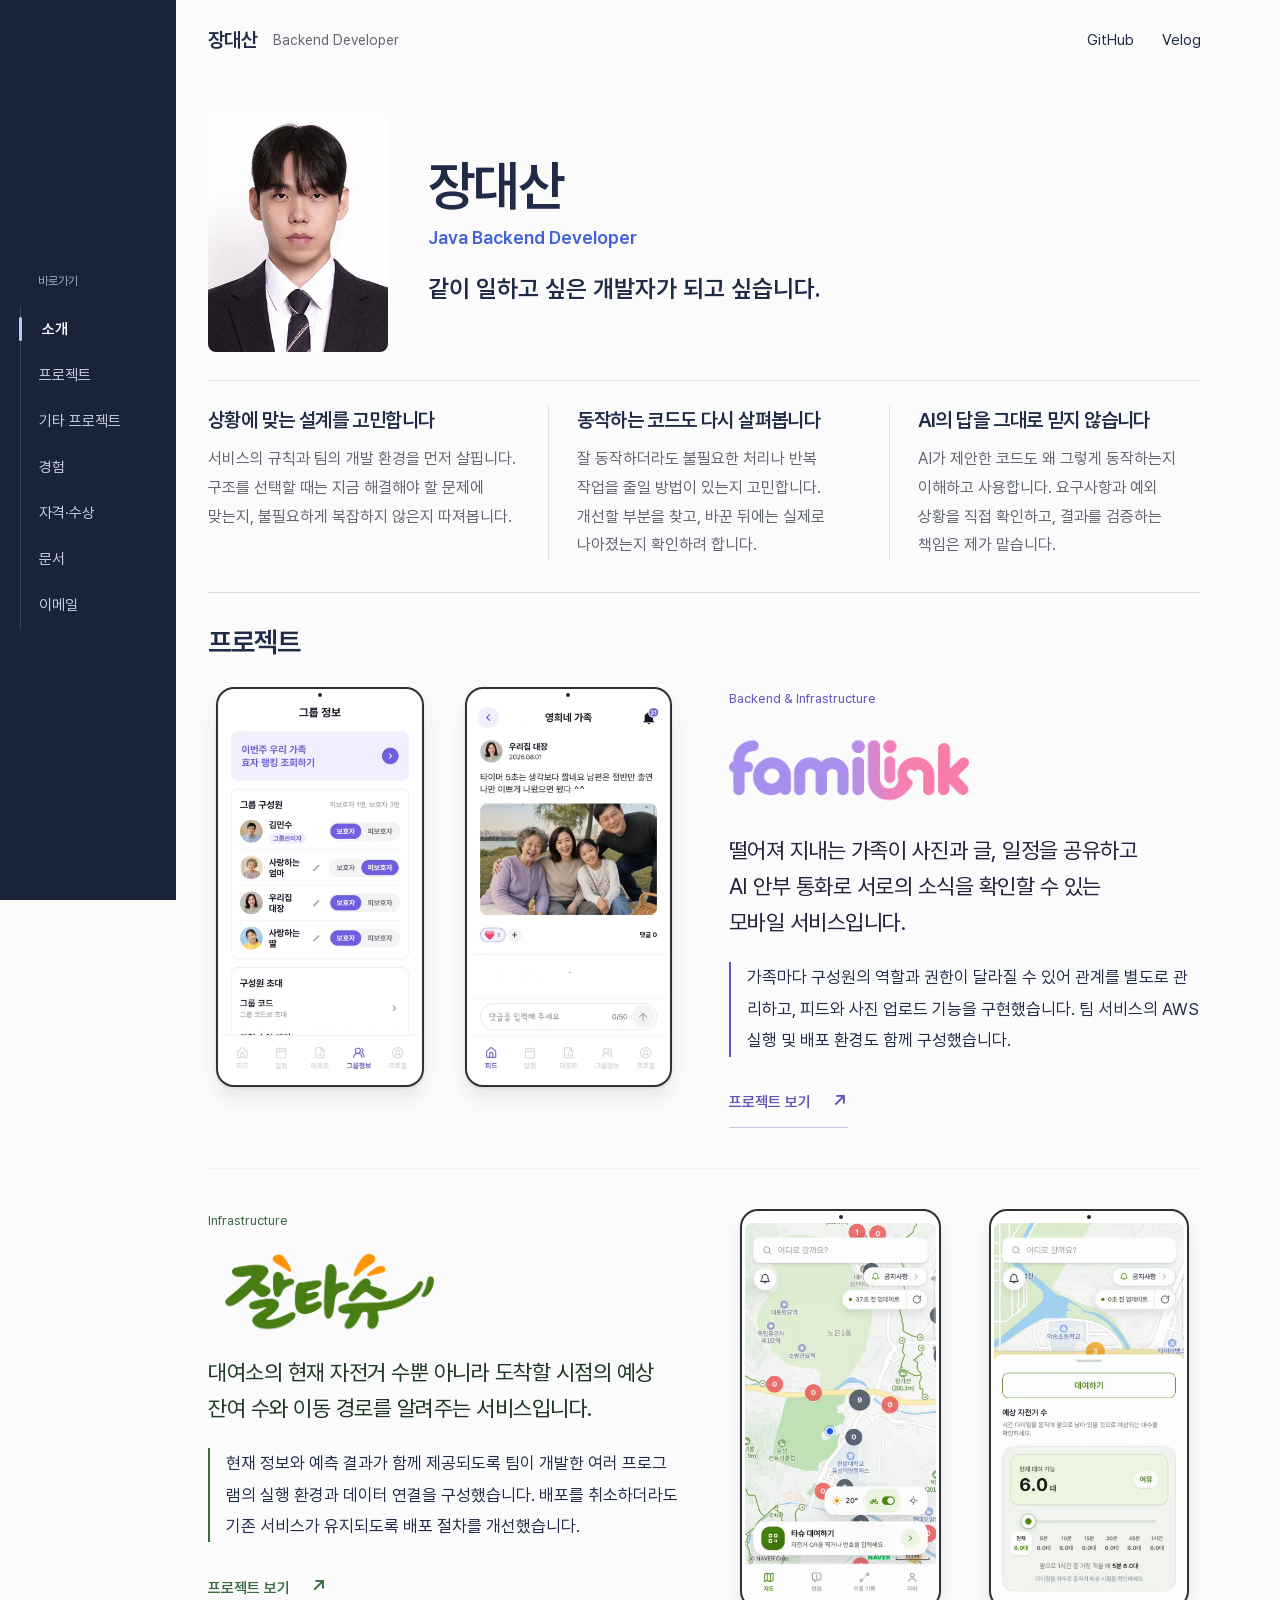
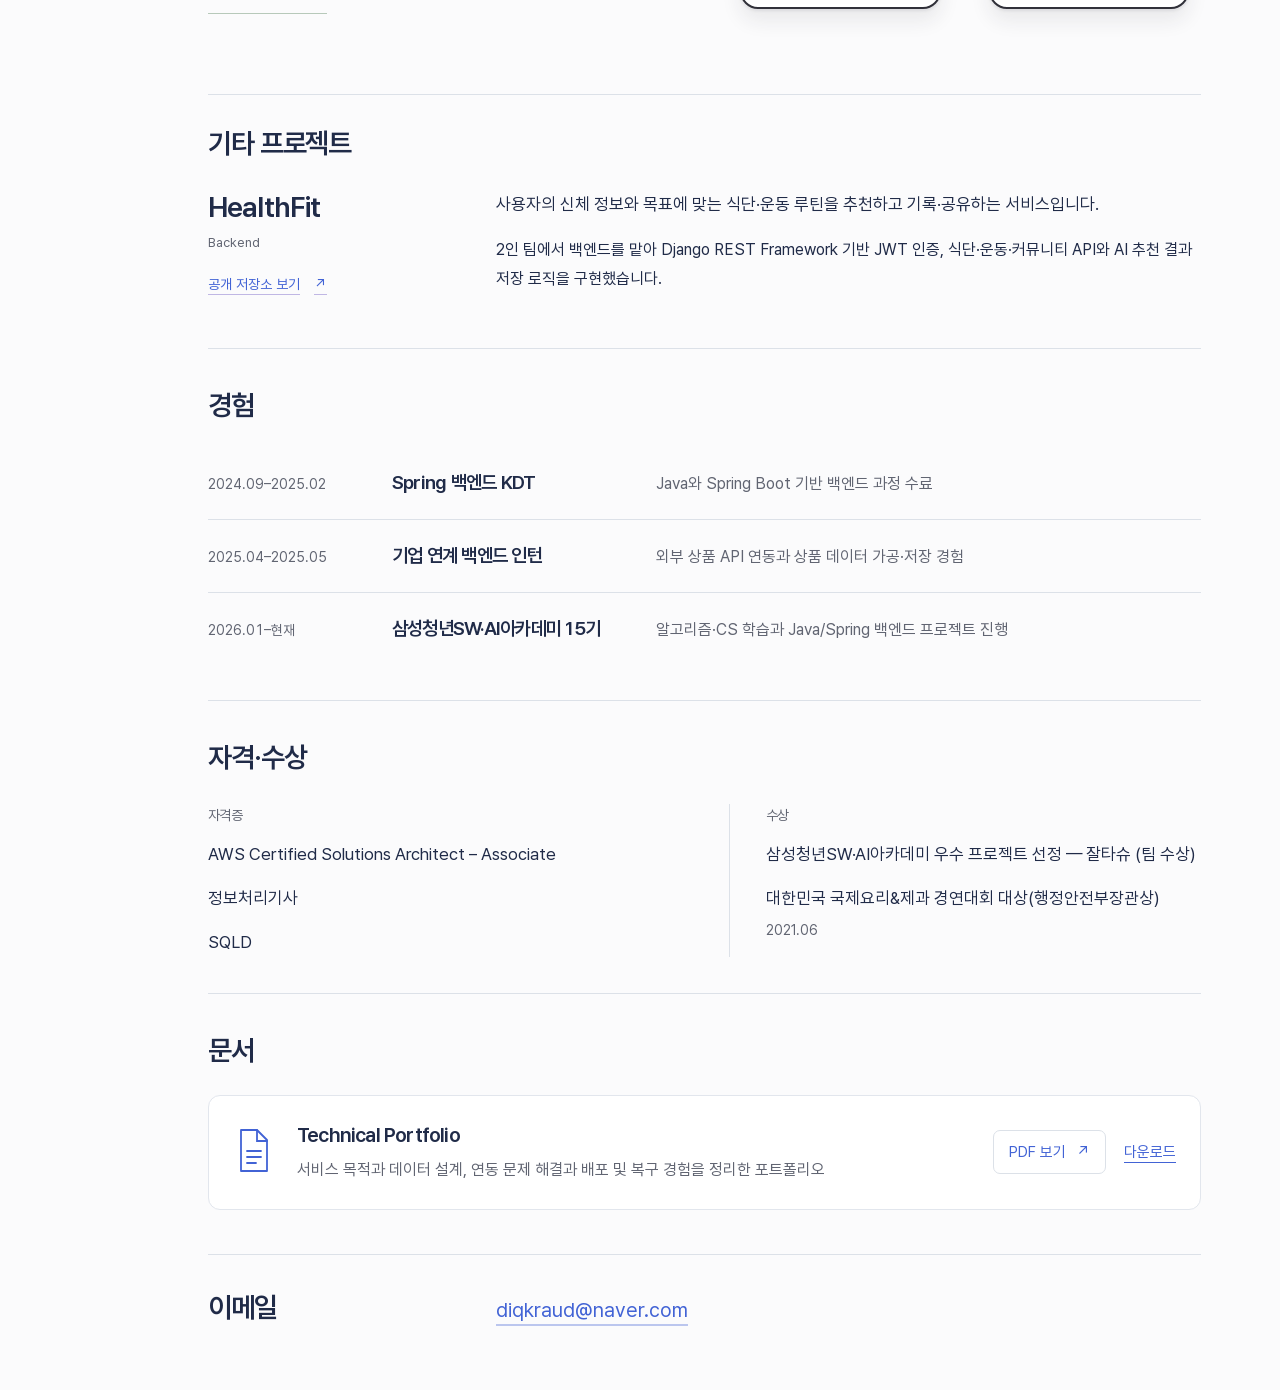
<file: index.html>
<!DOCTYPE html><html lang="ko"><head><meta charset="UTF-8"><meta name="viewport" content="width=device-width, initial-scale=1"><meta name="description" content="API와 DB 규칙부터 AWS 실행과 배포까지. 장대산의 백엔드 및 인프라 프로젝트 포트폴리오."><meta name="robots" content="noindex,nofollow"><meta name="theme-color" content="#ffffff"><link rel="icon" href="/shell-favicon.svg"><link rel="preload" href="/fonts/Pretendard-Regular.woff2" as="font" type="font/woff2" crossorigin><title>장대산 | Java Backend Developer</title><meta name="astro-view-transitions-enabled" content="true"><meta name="astro-view-transitions-fallback" content="none"><script type="module" src="/_astro/ClientRouter.astro_astro_type_script_index_0_lang.BDCjmQ8c.js"></script><link rel="stylesheet" href="/_astro/PortfolioHeader.DW_E1AIn.css"><link rel="stylesheet" href="/_astro/index.Dx1kRpv-.css"><link rel="stylesheet" href="/_astro/project-logos.CfrNXeBV.css"></head><body><a class="skip-link" href="#main-content">본문 바로가기</a><div class="home-shell shell-with-outline" data-home-shell data-astro-cid-lcdefpme><header class="site-header"><div class="site-identity">장대산<span>Backend Developer</span></div><nav aria-label="외부 링크"><a href="https://github.com/daesan12" target="_blank" rel="noopener noreferrer">GitHub</a><a href="https://velog.io/@diqkraud/posts" target="_blank" rel="noopener noreferrer">Velog</a></nav></header><aside class="scroll-outline" data-scroll-outline><p class="outline-caption" aria-hidden="true">바로가기</p><nav aria-label="홈 페이지 목차"><span class="outline-indicator" data-outline-indicator aria-hidden="true"></span><a href="#home-overview" data-outline-link="home-overview" aria-current="location"><span>소개</span></a><a href="#projects" data-outline-link="projects"><span>프로젝트</span></a><a href="#other-project" data-outline-link="other-project"><span>기타 프로젝트</span></a><a href="#experience" data-outline-link="experience"><span>경험</span></a><a href="#credentials" data-outline-link="credentials"><span>자격·수상</span></a><a href="#documents" data-outline-link="documents"><span>문서</span></a><a href="#contact" data-outline-link="contact"><span>이메일</span></a></nav></aside><script type="module">var e;function t(){e?.(),e=void 0;let t=document.querySelector(`[data-scroll-outline]`);if(!t)return;let n=new AbortController,r=n.signal,i=[...t.querySelectorAll(`[data-outline-link]`)],a=[...document.querySelectorAll(`[data-section-link]`)],o=i.map(e=>document.getElementById(e.dataset.outlineLink)),s=t.querySelector(`nav`),c=t.querySelector(`[data-outline-indicator]`),l=matchMedia(`(prefers-reduced-motion: reduce)`),u=matchMedia(`(min-width:1280px)`),d=document.querySelector(`.site-header`),f=document.querySelector(`.project-progress`),p=document.querySelector(`main`),m=[],h=[],g=0,_=!0,v=-1,y=null,b=160,x=0,S=()=>{g=0,_&&=(m=o.map(e=>e?e.getBoundingClientRect().top+scrollY:1/0),h=i.map(e=>e.offsetTop+(e.offsetHeight-24)/2),b=u.matches?Math.min(200,innerHeight*.24):f?f.offsetHeight+30:(d?.offsetHeight||0)+t.offsetHeight+24,x=document.documentElement.scrollHeight-innerHeight,!1);let e=0;if(m.forEach((t,n)=>{t<=scrollY+b&&(e=n)}),scrollY>0&&scrollY>=x-6&&(e=i.length-1),y!==null&&(e=y),e!==v&&(v=e,i.forEach((t,n)=>{n===e?t.setAttribute(`aria-current`,`location`):t.removeAttribute(`aria-current`)}),a.forEach(t=>{t.dataset.sectionLink===i[e].dataset.outlineLink?t.setAttribute(`aria-current`,`location`):t.removeAttribute(`aria-current`)}),c.style.transform=`translateY(${h[e]||0}px)`,!u.matches&&t.offsetHeight)){let t=i[e];s.scrollTo({left:Math.max(0,t.offsetLeft-(s.clientWidth-t.offsetWidth)/2),behavior:l.matches?`instant`:`smooth`})}},C=()=>{g||=requestAnimationFrame(S)},w=()=>{_=!0,v=-1,C()},T=()=>{y!==null&&(y=null,v=-1,C())},E=e=>{y=e,v=-1,C()};i.forEach((e,t)=>e.addEventListener(`click`,n=>{if(n.ctrlKey||n.metaKey||n.shiftKey||n.altKey||!o[t]||(E(t),n.defaultPrevented))return;n.preventDefault();let r=o[t];r.hasAttribute(`tabindex`)||(r.tabIndex=-1);let i=new URL(location.href);i.hash=e.hash,history.replaceState(history.state,``,i),r.focus({preventScroll:!0}),r.scrollIntoView({block:`start`,behavior:l.matches?`instant`:`smooth`})},{signal:r})),a.forEach(e=>e.addEventListener(`click`,t=>{if(t.ctrlKey||t.metaKey||t.shiftKey||t.altKey)return;let n=i.findIndex(t=>t.dataset.outlineLink===e.dataset.sectionLink);n>=0&&E(n)},{signal:r})),addEventListener(`wheel`,T,{passive:!0,signal:r}),addEventListener(`touchstart`,T,{passive:!0,signal:r}),addEventListener(`pointerdown`,e=>{e.target?.closest(`[data-scroll-outline],[data-section-link]`)||T()},{passive:!0,signal:r}),addEventListener(`keydown`,e=>{e.target?.closest(`input,textarea,select,[role="tablist"],[contenteditable="true"]`)||[`ArrowUp`,`ArrowDown`,`PageUp`,`PageDown`,`Home`,`End`,` `].includes(e.key)&&T()},{signal:r}),addEventListener(`scroll`,C,{passive:!0,signal:r}),addEventListener(`resize`,w,{signal:r}),u.addEventListener(`change`,w,{signal:r}),document.querySelectorAll(`details`).forEach(e=>e.addEventListener(`toggle`,w,{signal:r}));let D=typeof ResizeObserver<`u`?new ResizeObserver(w):void 0;p&&D?.observe(p),document.fonts.ready.then(()=>{r.aborted||w()}),S(),e=()=>{n.abort(),D?.disconnect(),cancelAnimationFrame(g)}}document.addEventListener(`astro:page-load`,t),document.addEventListener(`astro:before-swap`,()=>e?.()),document.readyState!==`loading`&&t();</script><main id="main-content" class="home-main" data-astro-cid-lcdefpme><section class="applicant-intro" id="home-overview" tabindex="-1" aria-labelledby="applicant-name" data-astro-cid-e2hwremr><div class="applicant-identity" data-astro-cid-e2hwremr><img class="applicant-photo" src="/images/profile/jang-daesan-profile.webp" alt="장대산 프로필 사진" width="300" height="400" loading="eager" decoding="async" data-astro-cid-e2hwremr><header class="applicant-nameplate" data-astro-cid-e2hwremr><h1 id="applicant-name" data-astro-cid-e2hwremr>장대산</h1><p class="applicant-role" data-astro-cid-e2hwremr>Java Backend Developer</p><p class="applicant-summary" data-astro-cid-e2hwremr>같이 일하고 싶은 개발자가 되고 싶습니다.</p></header></div><ul class="applicant-strengths" id="about" aria-label="개발할 때 중요하게 생각하는 세 가지" data-astro-cid-e2hwremr><li data-astro-cid-e2hwremr><h2 data-astro-cid-e2hwremr>상황에 맞는 설계를 고민합니다</h2><p data-astro-cid-e2hwremr>서비스의 규칙과 팀의 개발 환경을 먼저 살핍니다. 구조를 선택할 때는 지금 해결해야 할 문제에 맞는지, 불필요하게 복잡하지 않은지 따져봅니다.</p></li><li data-astro-cid-e2hwremr><h2 data-astro-cid-e2hwremr>동작하는 코드도 다시 살펴봅니다</h2><p data-astro-cid-e2hwremr>잘 동작하더라도 불필요한 처리나 반복 작업을 줄일 방법이 있는지 고민합니다. 개선할 부분을 찾고, 바꾼 뒤에는 실제로 나아졌는지 확인하려 합니다.</p></li><li data-astro-cid-e2hwremr><h2 data-astro-cid-e2hwremr>AI의 답을 그대로 믿지 않습니다</h2><p data-astro-cid-e2hwremr>AI가 제안한 코드도 왜 그렇게 동작하는지 이해하고 사용합니다. 요구사항과 예외 상황을 직접 확인하고, 결과를 검증하는 책임은 제가 맡습니다.</p></li></ul></section><section id="projects" class="home-projects" aria-labelledby="projects-title" data-astro-cid-lcdefpme><h2 id="projects-title" data-astro-cid-lcdefpme>프로젝트</h2><article class="home-project theme-familink" data-reveal data-astro-cid-lcdefpme><div class="home-project-art" role="group" aria-label="패밀링크 팀 서비스 시연 화면" data-astro-cid-lcdefpme><div class="project-device" style="--screen-width:720;--screen-height:1390;--capture-height:111.07913669064749%;--capture-top:-4.60431654676259%"><div class="project-device-display"><img class="project-device-capture" src="/images/familink/service/group.webp" width="720" height="1544" alt="패밀링크 그룹 정보 화면. 보호자와 피보호자, 그룹 관리자가 구분되어 있다." loading="eager" fetchpriority="auto"></div></div><div class="project-device" style="--screen-width:720;--screen-height:1390;--capture-height:111.07913669064749%;--capture-top:-4.60431654676259%"><div class="project-device-display"><img class="project-device-capture" src="/images/familink/service/feed.webp" width="720" height="1544" alt="패밀링크 가족 피드 상세 화면. 사진 게시글과 반응, 댓글 입력 영역이 보인다." loading="eager" fetchpriority="auto"></div></div></div><div class="home-project-copy" data-astro-cid-lcdefpme><p data-astro-cid-lcdefpme>Backend &amp; Infrastructure</p><h3 class="home-project-brand" data-astro-cid-lcdefpme><img class="home-brand-image" src="/images/familink/service/logo-hires-20261025.png" width="2172" height="724" alt="패밀링크" loading="lazy" data-astro-cid-lcdefpme></h3><p class="home-service" data-astro-cid-lcdefpme>떨어져 지내는 가족이 사진과 글, 일정을 공유하고 AI 안부 통화로 서로의 소식을 확인할 수 있는 모바일 서비스입니다.</p><div class="home-role" data-astro-cid-lcdefpme>가족마다 구성원의 역할과 권한이 달라질 수 있어 관계를 별도로 관리하고, 피드와 사진 업로드 기능을 구현했습니다. 팀 서비스의 AWS 실행 및 배포 환경도 함께 구성했습니다.</div><a class="primary-link reading-action" href="/projects/familink/" aria-label="패밀링크 프로젝트 보기" data-astro-cid-lcdefpme>프로젝트 보기<span aria-hidden="true" data-astro-cid-lcdefpme>↗</span></a></div></article><article class="home-project theme-jaltashu" data-reveal data-astro-cid-lcdefpme><div class="home-project-art" role="group" aria-label="잘타슈 팀 서비스 시연 화면" data-astro-cid-lcdefpme><div class="project-device" style="--screen-width:648;--screen-height:1296;--capture-height:101.85185185185186%;--capture-top:0%"><div class="project-device-display"><img class="project-device-capture" src="/images/jaltashu/service/station-map.webp" width="648" height="1320" alt="잘타슈 대여소 현재 현황 시연 화면" loading="lazy" fetchpriority="auto"></div></div><div class="project-device" style="--screen-width:648;--screen-height:1296;--capture-height:101.85185185185186%;--capture-top:0%"><div class="project-device-display"><img class="project-device-capture" src="/images/jaltashu/service/station-forecast.webp" width="648" height="1320" alt="잘타슈 도착 시점의 예측 시연 화면" loading="lazy" fetchpriority="auto"></div></div></div><div class="home-project-copy" data-astro-cid-lcdefpme><p data-astro-cid-lcdefpme>Infrastructure</p><h3 class="home-project-brand" data-astro-cid-lcdefpme><img class="home-brand-image home-brand-jaltashu" src="/images/jaltashu/service/logo.png" width="2169" height="725" alt="잘타슈" loading="lazy" data-astro-cid-lcdefpme></h3><p class="home-service" data-astro-cid-lcdefpme>대여소의 현재 자전거 수뿐 아니라 도착할 시점의 예상 잔여 수와 이동 경로를 알려주는 서비스입니다.</p><div class="home-role" data-astro-cid-lcdefpme>현재 정보와 예측 결과가 함께 제공되도록 팀이 개발한 여러 프로그램의 실행 환경과 데이터 연결을 구성했습니다. 배포를 취소하더라도 기존 서비스가 유지되도록 배포 절차를 개선했습니다.</div><a class="primary-link reading-action" href="/projects/jaltashu/" aria-label="잘타슈 프로젝트 보기" data-astro-cid-lcdefpme>프로젝트 보기<span aria-hidden="true" data-astro-cid-lcdefpme>↗</span></a></div></article></section><section class="home-other" id="other-project" aria-labelledby="other-project-title" data-reveal data-astro-cid-jf7vxoux><h2 id="other-project-title" data-astro-cid-jf7vxoux>기타 프로젝트</h2><div class="other-project-content" data-astro-cid-jf7vxoux><div class="other-project-heading" data-astro-cid-jf7vxoux><h3 data-astro-cid-jf7vxoux>HealthFit</h3><p data-astro-cid-jf7vxoux>Backend</p><a href="https://github.com/daesan12/healthfit-backend" target="_blank" rel="noopener noreferrer" data-astro-cid-jf7vxoux>공개 저장소 보기 <span aria-hidden="true" data-astro-cid-jf7vxoux>↗</span></a></div><div class="other-project-copy" data-astro-cid-jf7vxoux><p class="other-service" data-astro-cid-jf7vxoux>사용자의 신체 정보와 목표에 맞는 식단·운동 루틴을 추천하고 기록·공유하는 서비스입니다.</p><p data-astro-cid-jf7vxoux>2인 팀에서 백엔드를 맡아 Django REST Framework 기반 JWT 인증, 식단·운동·커뮤니티 API와 <span class="keep-together" data-astro-cid-jf7vxoux>AI 추천 결과</span> 저장 로직을 구현했습니다.</p></div></div></section><section class="home-experience" id="experience" aria-labelledby="experience-title" data-reveal data-astro-cid-ofrounoq><h2 id="experience-title" data-astro-cid-ofrounoq>경험</h2><ol data-astro-cid-ofrounoq><li data-astro-cid-ofrounoq><p class="experience-period" data-astro-cid-ofrounoq>2024.09–2025.02</p><h3 data-astro-cid-ofrounoq>Spring 백엔드 KDT</h3><p class="experience-description" data-astro-cid-ofrounoq>Java와 Spring Boot 기반 백엔드 과정 수료</p></li><li data-astro-cid-ofrounoq><p class="experience-period" data-astro-cid-ofrounoq>2025.04–2025.05</p><h3 data-astro-cid-ofrounoq>기업 연계 백엔드 인턴</h3><p class="experience-description" data-astro-cid-ofrounoq>외부 상품 API 연동과 상품 데이터 가공·저장 경험</p></li><li data-astro-cid-ofrounoq><p class="experience-period" data-astro-cid-ofrounoq>2026.01–현재</p><h3 data-astro-cid-ofrounoq>삼성청년SW·AI아카데미 15기</h3><p class="experience-description" data-astro-cid-ofrounoq>알고리즘·CS 학습과 Java/Spring 백엔드 프로젝트 진행</p></li></ol></section><section class="home-credentials-section" id="credentials" aria-labelledby="credentials-title" data-reveal data-astro-cid-l2aanegg><h2 id="credentials-title" data-astro-cid-l2aanegg>자격·수상</h2><div class="credential-groups" data-astro-cid-l2aanegg><div class="credential-group" data-astro-cid-l2aanegg><h3 data-astro-cid-l2aanegg>자격증</h3><ul data-astro-cid-l2aanegg><li data-astro-cid-l2aanegg>AWS Certified Solutions Architect – Associate</li><li data-astro-cid-l2aanegg>정보처리기사</li><li data-astro-cid-l2aanegg>SQLD</li></ul></div><div class="credential-group" data-astro-cid-l2aanegg><h3 data-astro-cid-l2aanegg>수상</h3><ul data-astro-cid-l2aanegg><li data-astro-cid-l2aanegg>삼성청년SW·AI아카데미 우수 프로젝트 선정 — 잘타슈 (팀 수상)</li><li class="other-award" data-astro-cid-l2aanegg><span data-astro-cid-l2aanegg>대한민국 국제요리&amp;제과 경연대회 대상(행정안전부장관상)</span><time datetime="2021-06" data-astro-cid-l2aanegg>2021.06</time></li></ul></div></div></section><section class="home-documents-section" id="documents" aria-labelledby="documents-title" data-reveal data-astro-cid-h4icbtyf><h2 id="documents-title" data-astro-cid-h4icbtyf>문서</h2><div class="documents-list" data-astro-cid-h4icbtyf><article data-document="technical-portfolio" data-astro-cid-h4icbtyf><svg class="document-icon" width="40" height="48" viewBox="0 0 40 48" fill="none" aria-hidden="true" focusable="false" data-astro-cid-h4icbtyf><path d="M8 2h16l10 10v31H8z" stroke="currentColor" stroke-width="1.8" stroke-linejoin="round" data-astro-cid-h4icbtyf></path><path d="M24 2v11h10M14 23h14M14 29h14M14 35h9" stroke="currentColor" stroke-width="1.8" stroke-linecap="round" data-astro-cid-h4icbtyf></path></svg><div class="document-copy" data-astro-cid-h4icbtyf><h3 data-astro-cid-h4icbtyf>Technical Portfolio</h3><p data-astro-cid-h4icbtyf>서비스 목적과 데이터 설계, 연동 문제 해결과 배포 및 복구 경험을 정리한 포트폴리오</p></div><div class="document-actions" data-astro-cid-h4icbtyf><a href="/docs/jang-daesan-backend-portfolio-v6.pdf" target="_blank" rel="noopener noreferrer" aria-label="기술 포트폴리오 PDF 보기 (새 탭)" data-astro-cid-h4icbtyf>PDF 보기 <span aria-hidden="true" data-astro-cid-h4icbtyf>↗</span></a><a href="/docs/jang-daesan-backend-portfolio-v6.pdf" download="jang-daesan-technical-portfolio.pdf" aria-label="기술 포트폴리오 PDF 다운로드" data-astro-cid-h4icbtyf>다운로드</a></div></article></div></section><section class="home-contact" id="contact" aria-labelledby="contact-title" data-astro-cid-mwyskgbz><h2 id="contact-title" data-astro-cid-mwyskgbz>이메일</h2><a class="email-link" href="mailto:diqkraud@naver.com" data-astro-cid-mwyskgbz>diqkraud@naver.com</a></section></main></div><script type="module">var e;function t(){e?.(),e=void 0;let t=document.querySelector(`[data-home-shell]`);if(!t)return;let n=new AbortController,r=0,i=()=>{r=0,t.classList.toggle(`is-scrolled`,scrollY>8)};addEventListener(`scroll`,()=>{r||=requestAnimationFrame(i)},{passive:!0,signal:n.signal}),i(),e=()=>{n.abort(),cancelAnimationFrame(r)}}document.addEventListener(`astro:page-load`,t),document.addEventListener(`astro:before-swap`,()=>e?.()),document.readyState!==`loading`&&t();</script><script type="module" src="/_astro/ProjectReaderLayout.astro_astro_type_script_index_0_lang.D_-cQzaz.js"></script></body></html>
</file>
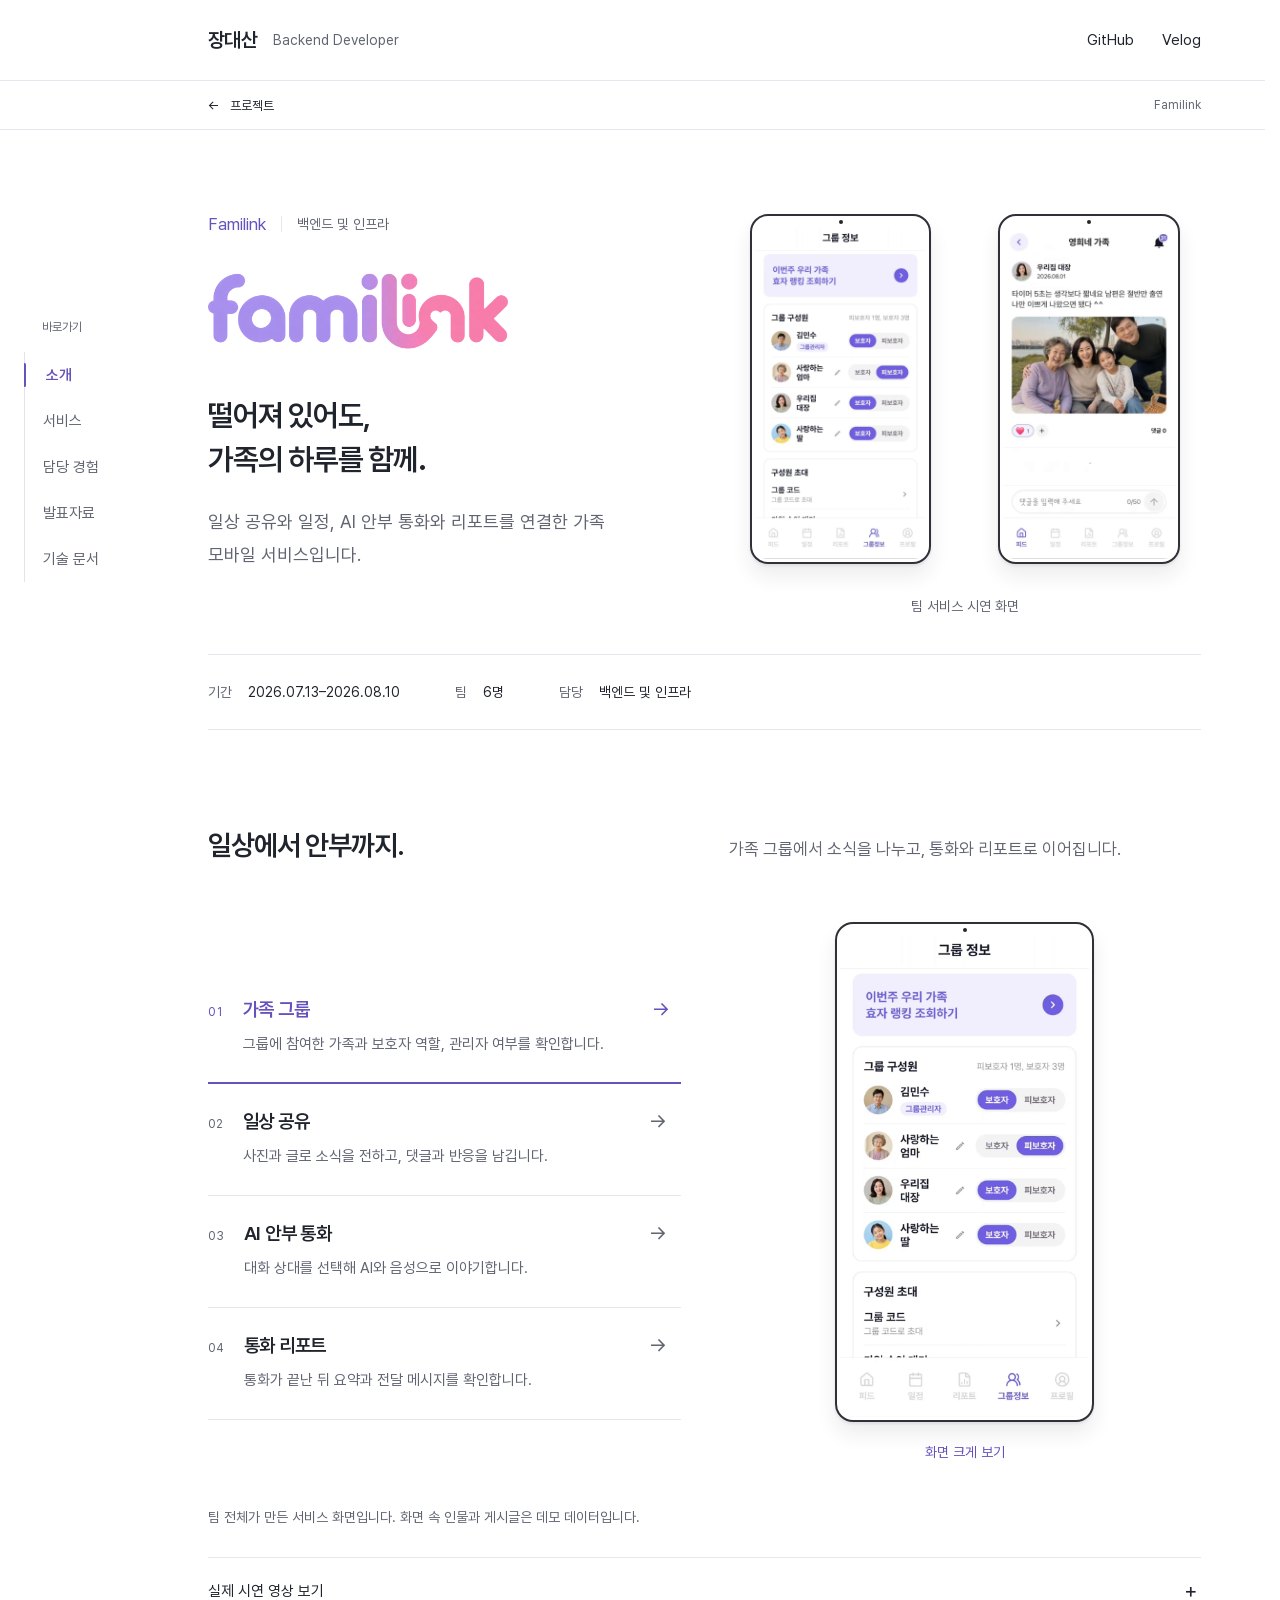
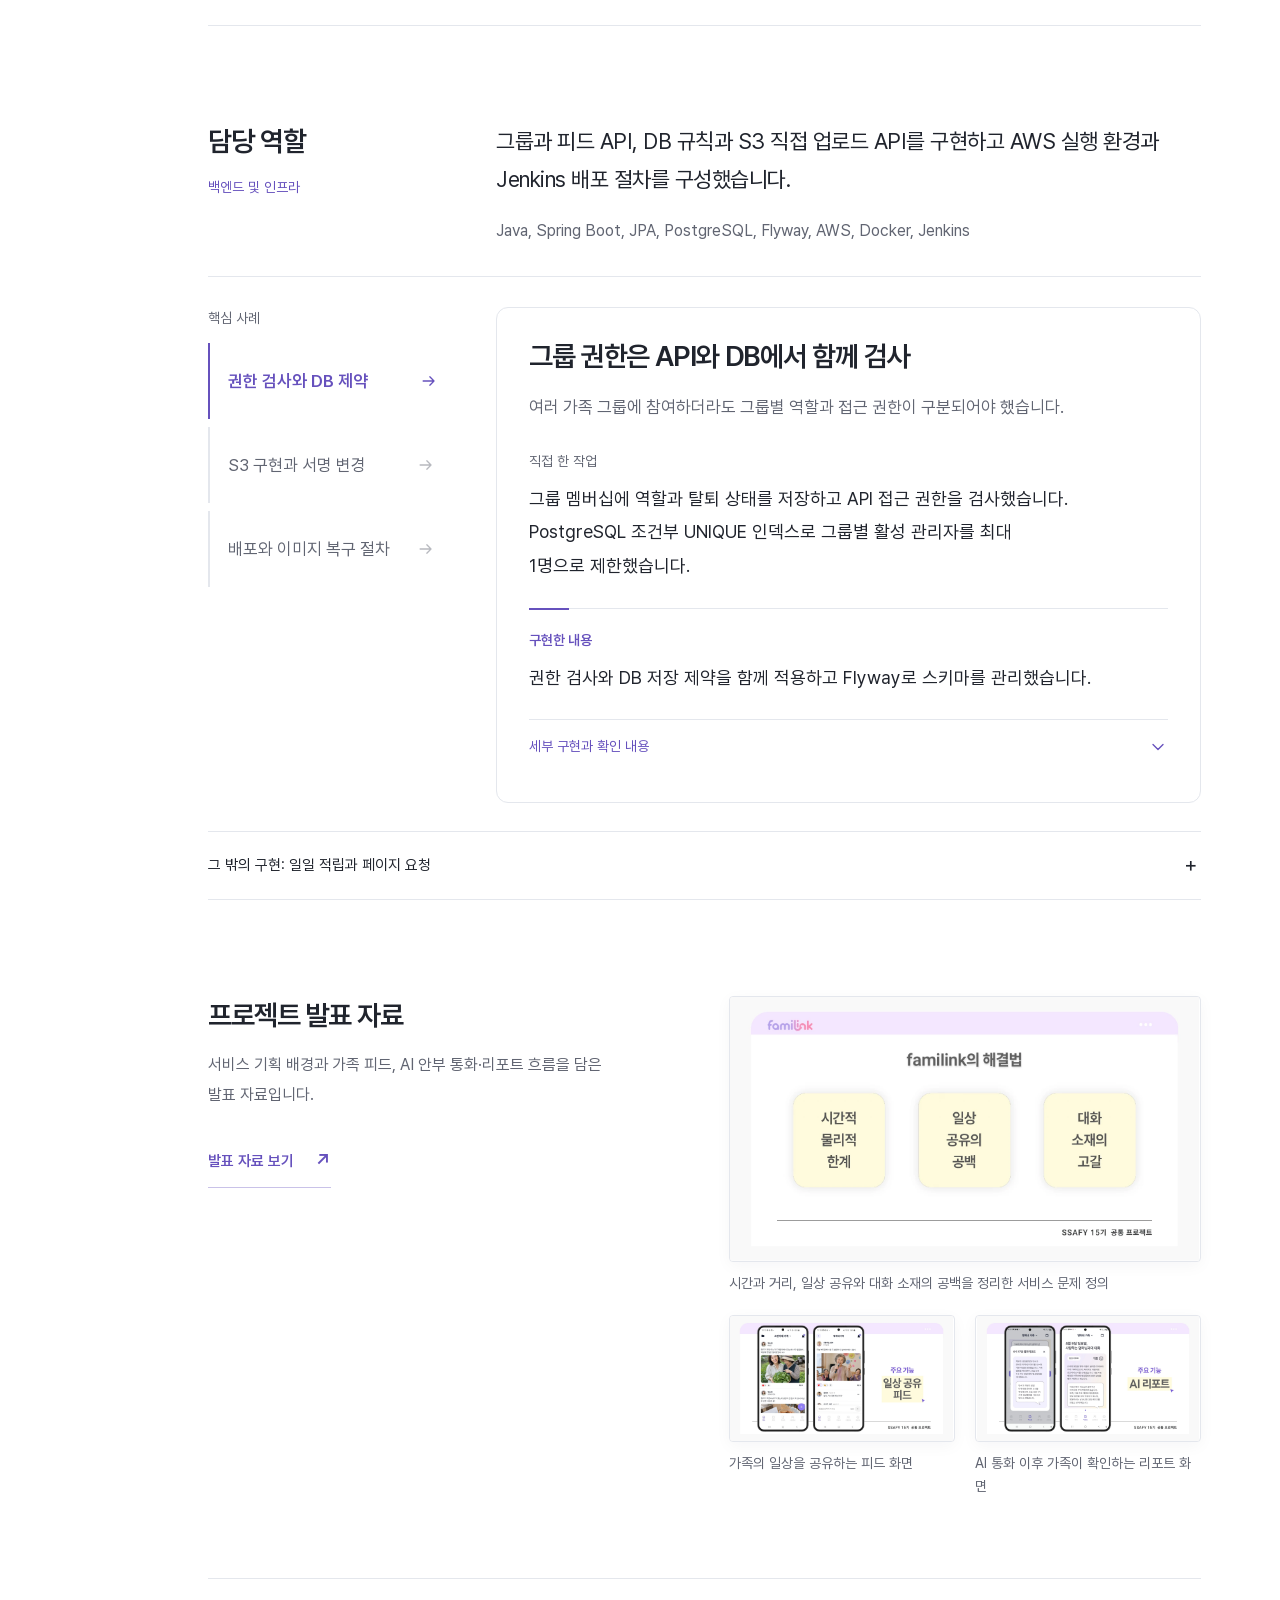
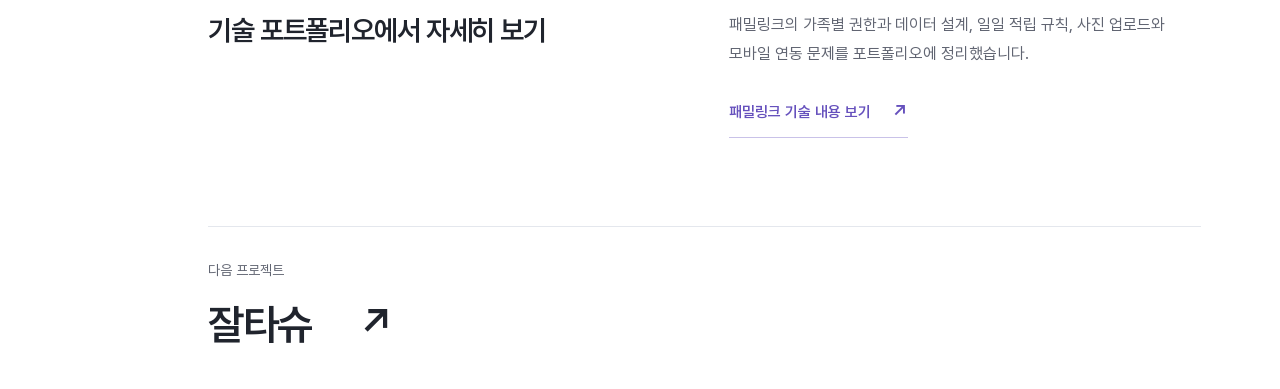
<file: projects/familink/index.html>
<!DOCTYPE html><html lang="ko"><head><meta charset="UTF-8"><meta name="viewport" content="width=device-width, initial-scale=1"><meta name="description" content="패밀링크의 실제 서비스 화면과 장대산의 백엔드 및 인프라 구현 경험"><meta name="robots" content="noindex,nofollow"><meta name="theme-color" content="#ffffff"><link rel="icon" href="/shell-favicon.svg"><link rel="preload" href="/fonts/Pretendard-Regular.woff2" as="font" type="font/woff2" crossorigin><title>패밀링크 | 장대산 백엔드 포트폴리오</title><meta name="astro-view-transitions-enabled" content="true"><meta name="astro-view-transitions-fallback" content="none"><script type="module" src="/_astro/ClientRouter.astro_astro_type_script_index_0_lang.BDCjmQ8c.js"></script><link rel="stylesheet" href="/_astro/PortfolioHeader.DW_E1AIn.css"><link rel="stylesheet" href="/_astro/project-logos.CfrNXeBV.css"><link rel="stylesheet" href="/_astro/ProjectReader.1JVlNIBc.css"></head><body><a class="skip-link" href="#main-content">본문 바로가기</a><div class="project-reader shell-with-outline theme-familink" data-reader data-astro-cid-iodezheq><header class="site-header"><a class="site-identity" href="/" aria-label="장대산 포트폴리오 홈">장대산<span>Backend Developer</span></a><nav aria-label="외부 링크"><a href="https://github.com/daesan12" target="_blank" rel="noopener noreferrer">GitHub</a><a href="https://velog.io/@diqkraud/posts" target="_blank" rel="noopener noreferrer">Velog</a></nav></header><aside class="scroll-outline outline-desktop-only" data-scroll-outline><p class="outline-caption" aria-hidden="true">바로가기</p><nav aria-label="패밀링크 페이지 목차"><span class="outline-indicator" data-outline-indicator aria-hidden="true"></span><a href="#overview" data-outline-link="overview" aria-current="location"><span>소개</span></a><a href="#screens" data-outline-link="screens"><span>서비스</span></a><a href="#contribution" data-outline-link="contribution"><span>담당 경험</span></a><a href="#presentation" data-outline-link="presentation"><span>발표자료</span></a><a href="#materials" data-outline-link="materials"><span>기술 문서</span></a></nav></aside><script type="module">var e;function t(){e?.(),e=void 0;let t=document.querySelector(`[data-scroll-outline]`);if(!t)return;let n=new AbortController,r=n.signal,i=[...t.querySelectorAll(`[data-outline-link]`)],a=[...document.querySelectorAll(`[data-section-link]`)],o=i.map(e=>document.getElementById(e.dataset.outlineLink)),s=t.querySelector(`nav`),c=t.querySelector(`[data-outline-indicator]`),l=matchMedia(`(prefers-reduced-motion: reduce)`),u=matchMedia(`(min-width:1280px)`),d=document.querySelector(`.site-header`),f=document.querySelector(`.project-progress`),p=document.querySelector(`main`),m=[],h=[],g=0,_=!0,v=-1,y=null,b=160,x=0,S=()=>{g=0,_&&=(m=o.map(e=>e?e.getBoundingClientRect().top+scrollY:1/0),h=i.map(e=>e.offsetTop+(e.offsetHeight-24)/2),b=u.matches?Math.min(200,innerHeight*.24):f?f.offsetHeight+30:(d?.offsetHeight||0)+t.offsetHeight+24,x=document.documentElement.scrollHeight-innerHeight,!1);let e=0;if(m.forEach((t,n)=>{t<=scrollY+b&&(e=n)}),scrollY>0&&scrollY>=x-6&&(e=i.length-1),y!==null&&(e=y),e!==v&&(v=e,i.forEach((t,n)=>{n===e?t.setAttribute(`aria-current`,`location`):t.removeAttribute(`aria-current`)}),a.forEach(t=>{t.dataset.sectionLink===i[e].dataset.outlineLink?t.setAttribute(`aria-current`,`location`):t.removeAttribute(`aria-current`)}),c.style.transform=`translateY(${h[e]||0}px)`,!u.matches&&t.offsetHeight)){let t=i[e];s.scrollTo({left:Math.max(0,t.offsetLeft-(s.clientWidth-t.offsetWidth)/2),behavior:l.matches?`instant`:`smooth`})}},C=()=>{g||=requestAnimationFrame(S)},w=()=>{_=!0,v=-1,C()},T=()=>{y!==null&&(y=null,v=-1,C())},E=e=>{y=e,v=-1,C()};i.forEach((e,t)=>e.addEventListener(`click`,n=>{if(n.ctrlKey||n.metaKey||n.shiftKey||n.altKey||!o[t]||(E(t),n.defaultPrevented))return;n.preventDefault();let r=o[t];r.hasAttribute(`tabindex`)||(r.tabIndex=-1);let i=new URL(location.href);i.hash=e.hash,history.replaceState(history.state,``,i),r.focus({preventScroll:!0}),r.scrollIntoView({block:`start`,behavior:l.matches?`instant`:`smooth`})},{signal:r})),a.forEach(e=>e.addEventListener(`click`,t=>{if(t.ctrlKey||t.metaKey||t.shiftKey||t.altKey)return;let n=i.findIndex(t=>t.dataset.outlineLink===e.dataset.sectionLink);n>=0&&E(n)},{signal:r})),addEventListener(`wheel`,T,{passive:!0,signal:r}),addEventListener(`touchstart`,T,{passive:!0,signal:r}),addEventListener(`pointerdown`,e=>{e.target?.closest(`[data-scroll-outline],[data-section-link]`)||T()},{passive:!0,signal:r}),addEventListener(`keydown`,e=>{e.target?.closest(`input,textarea,select,[role="tablist"],[contenteditable="true"]`)||[`ArrowUp`,`ArrowDown`,`PageUp`,`PageDown`,`Home`,`End`,` `].includes(e.key)&&T()},{signal:r}),addEventListener(`scroll`,C,{passive:!0,signal:r}),addEventListener(`resize`,w,{signal:r}),u.addEventListener(`change`,w,{signal:r}),document.querySelectorAll(`details`).forEach(e=>e.addEventListener(`toggle`,w,{signal:r}));let D=typeof ResizeObserver<`u`?new ResizeObserver(w):void 0;p&&D?.observe(p),document.fonts.ready.then(()=>{r.aborted||w()}),S(),e=()=>{n.abort(),D?.disconnect(),cancelAnimationFrame(g)}}document.addEventListener(`astro:page-load`,t),document.addEventListener(`astro:before-swap`,()=>e?.()),document.readyState!==`loading`&&t();</script><div class="project-progress" data-astro-cid-iodezheq><div data-astro-cid-iodezheq><a href="/#projects" class="project-back" aria-label="홈의 프로젝트 목록으로" data-astro-cid-iodezheq>← <span data-astro-cid-iodezheq>프로젝트</span></a><nav aria-label="패밀링크 페이지 탐색" data-astro-cid-iodezheq><a href="#overview" data-section-link="overview" aria-current="location" data-astro-cid-iodezheq>소개</a><a href="#screens" data-section-link="screens" data-astro-cid-iodezheq>서비스</a><a href="#contribution" data-section-link="contribution" data-astro-cid-iodezheq>담당 경험</a><a href="#presentation" data-section-link="presentation" data-astro-cid-iodezheq>발표자료</a><a href="#materials" data-section-link="materials" data-astro-cid-iodezheq>기술 문서</a></nav><span class="progress-name" data-astro-cid-iodezheq>Familink</span></div></div><main id="main-content" class="workspace" data-astro-cid-iodezheq><section id="overview" class="study-hero" data-toc-section tabindex="-1" data-astro-cid-iodezheq><div class="hero-copy" data-astro-cid-iodezheq><p class="project-name" data-astro-cid-iodezheq>Familink<span data-astro-cid-iodezheq>백엔드 및 인프라</span></p><h1 class="project-brand" data-astro-cid-iodezheq><img class="project-brand-image" src="/images/familink/service/logo-hires-20261025.png" width="2172" height="724" alt="패밀링크" data-astro-cid-iodezheq></h1><h2 data-astro-cid-iodezheq><span data-astro-cid-iodezheq>떨어져 있어도,</span><span data-astro-cid-iodezheq>가족의 하루를 함께.</span></h2><p class="service-description" data-astro-cid-iodezheq>일상 공유와 일정, AI 안부 통화와 리포트를 연결한 가족 모바일 서비스입니다.</p></div><div class="hero-media" aria-label="패밀링크 실제 시연 화면" data-astro-cid-iodezheq><div class="hero-screen" style="min-width:0" data-astro-cid-iodezheq><div class="project-device" style="--screen-width:720;--screen-height:1390;--capture-height:111.07913669064749%;--capture-top:-4.60431654676259%"><div class="project-device-display"><img class="project-device-capture" src="/images/familink/service/group.webp" width="720" height="1544" alt="패밀링크 그룹 정보 화면. 보호자와 피보호자, 그룹 관리자가 구분되어 있다." loading="eager" fetchpriority="high"></div></div></div><div class="hero-screen" style="min-width:0" data-astro-cid-iodezheq><div class="project-device" style="--screen-width:720;--screen-height:1390;--capture-height:111.07913669064749%;--capture-top:-4.60431654676259%"><div class="project-device-display"><img class="project-device-capture" src="/images/familink/service/feed.webp" width="720" height="1544" alt="패밀링크 가족 피드 상세 화면. 사진 게시글과 반응, 댓글 입력 영역이 보인다." loading="eager" fetchpriority="auto"></div></div></div><span data-astro-cid-iodezheq>팀 서비스 시연 화면</span></div><dl class="project-facts" data-astro-cid-iodezheq><div data-astro-cid-iodezheq><dt data-astro-cid-iodezheq>기간</dt><dd data-astro-cid-iodezheq>2026.07.13–2026.08.10</dd></div><div data-astro-cid-iodezheq><dt data-astro-cid-iodezheq>팀</dt><dd data-astro-cid-iodezheq>6명</dd></div><div data-astro-cid-iodezheq><dt data-astro-cid-iodezheq>담당</dt><dd data-astro-cid-iodezheq>백엔드 및 인프라</dd></div></dl></section><section id="screens" class="study-section service-section" data-toc-section tabindex="-1" data-astro-cid-iodezheq><div class="section-heading" data-reveal data-astro-cid-iodezheq><h2 data-astro-cid-iodezheq>일상에서 안부까지.</h2><p data-astro-cid-iodezheq>가족 그룹에서 소식을 나누고, 통화와 리포트로 이어집니다.</p></div><div class="service-explorer" data-explorer><div class="screen-steps" aria-label="서비스 화면 선택"><a href="#screen-0" data-screen-choice="0" class="screen-step is-active"><span class="step-count" aria-hidden="true">01</span><span><strong>가족 그룹</strong><span class="step-description">그룹에 참여한 가족과 보호자 역할, 관리자 여부를 확인합니다.</span></span><span class="step-arrow" aria-hidden="true">→</span></a><a href="#screen-1" data-screen-choice="1" class="screen-step"><span class="step-count" aria-hidden="true">02</span><span><strong>일상 공유</strong><span class="step-description">사진과 글로 소식을 전하고, 댓글과 반응을 남깁니다.</span></span><span class="step-arrow" aria-hidden="true">→</span></a><a href="#screen-2" data-screen-choice="2" class="screen-step"><span class="step-count" aria-hidden="true">03</span><span><strong>AI 안부 통화</strong><span class="step-description">대화 상대를 선택해 AI와 음성으로 이야기합니다.</span></span><span class="step-arrow" aria-hidden="true">→</span></a><a href="#screen-3" data-screen-choice="3" class="screen-step"><span class="step-count" aria-hidden="true">04</span><span><strong>통화 리포트</strong><span class="step-description">통화가 끝난 뒤 요약과 전달 메시지를 확인합니다.</span></span><span class="step-arrow" aria-hidden="true">→</span></a></div><div class="screen-panels"><figure id="screen-0" data-screen-panel="0" class="screen-panel" aria-label="가족 그룹 서비스 화면"><a href="/images/familink/service/group.webp" data-enlarge data-title="가족 그룹" data-alt="패밀링크 그룹 정보 화면. 보호자와 피보호자, 그룹 관리자가 구분되어 있다." class="screen-zoom" aria-label="가족 그룹 화면 확대"><div class="project-device" style="--screen-width:720;--screen-height:1390;--capture-height:111.07913669064749%;--capture-top:-4.60431654676259%"><div class="project-device-display"><img class="project-device-capture" src="/images/familink/service/group.webp" width="720" height="1544" alt="패밀링크 그룹 정보 화면. 보호자와 피보호자, 그룹 관리자가 구분되어 있다." loading="lazy" fetchpriority="auto"></div></div><span>화면 크게 보기</span></a><p class="selected-screen-description">그룹에 참여한 가족과 보호자 역할, 관리자 여부를 확인합니다.</p></figure><figure id="screen-1" data-screen-panel="1" class="screen-panel" aria-label="일상 공유 서비스 화면"><a href="/images/familink/service/feed.webp" data-enlarge data-title="일상 공유" data-alt="패밀링크 가족 피드 상세 화면. 사진 게시글과 반응, 댓글 입력 영역이 보인다." class="screen-zoom" aria-label="일상 공유 화면 확대"><div class="project-device" style="--screen-width:720;--screen-height:1390;--capture-height:111.07913669064749%;--capture-top:-4.60431654676259%"><div class="project-device-display"><img class="project-device-capture" src="/images/familink/service/feed.webp" width="720" height="1544" alt="패밀링크 가족 피드 상세 화면. 사진 게시글과 반응, 댓글 입력 영역이 보인다." loading="lazy" fetchpriority="auto"></div></div><span>화면 크게 보기</span></a><p class="selected-screen-description">사진과 글로 소식을 전하고, 댓글과 반응을 남깁니다.</p></figure><figure id="screen-2" data-screen-panel="2" class="screen-panel" aria-label="AI 안부 통화 서비스 화면"><a href="/images/familink/service/persona.webp" data-enlarge data-title="AI 안부 통화" data-alt="패밀링크 AI 안부 통화의 대화 상대 선택 화면." class="screen-zoom" aria-label="AI 안부 통화 화면 확대"><div class="project-device" style="--screen-width:720;--screen-height:1400;--capture-height:111.42857142857143%;--capture-top:-4.571428571428571%"><div class="project-device-display"><img class="project-device-capture" src="/images/familink/service/persona.webp" width="720" height="1560" alt="패밀링크 AI 안부 통화의 대화 상대 선택 화면." loading="lazy" fetchpriority="auto"></div></div><span>화면 크게 보기</span></a><p class="selected-screen-description">대화 상대를 선택해 AI와 음성으로 이야기합니다.</p></figure><figure id="screen-3" data-screen-panel="3" class="screen-panel" aria-label="통화 리포트 서비스 화면"><a href="/images/familink/service/report.webp" data-enlarge data-title="통화 리포트" data-alt="패밀링크 통화 리포트 화면. 통화 요약과 가족에게 전달할 내용이 표시되어 있다." class="screen-zoom" aria-label="통화 리포트 화면 확대"><div class="project-device" style="--screen-width:688;--screen-height:1736;--capture-height:103.68663594470047%;--capture-top:-3.686635944700461%"><div class="project-device-display"><img class="project-device-capture" src="/images/familink/service/report.webp" width="688" height="1800" alt="패밀링크 통화 리포트 화면. 통화 요약과 가족에게 전달할 내용이 표시되어 있다." loading="lazy" fetchpriority="auto"></div></div><span>화면 크게 보기</span></a><p class="selected-screen-description">통화가 끝난 뒤 요약과 전달 메시지를 확인합니다.</p></figure></div></div><p class="media-note">팀 전체가 만든 서비스 화면입니다. 화면 속 인물과 게시글은 데모 데이터입니다.</p><details class="demo-drawer" data-astro-cid-iodezheq><summary data-astro-cid-iodezheq>실제 시연 영상 보기<span aria-hidden="true" data-astro-cid-iodezheq>＋</span></summary><div class="demo-videos" data-astro-cid-iodezheq><figure data-astro-cid-iodezheq><video controls playsinline preload="none" poster="/images/familink/service/call-poster.webp" width="480" height="1040" aria-label="패밀링크 AI 안부 통화 시연" data-astro-cid-iodezheq><source src="/images/familink/service/ai-call.mp4" type="video/mp4" data-astro-cid-iodezheq></video><figcaption data-astro-cid-iodezheq>AI 안부 통화 / 팀 구현 기능</figcaption></figure></div></details></section><section id="contribution" class="study-section" data-toc-section tabindex="-1" data-astro-cid-iodezheq><div class="role-intro" data-reveal data-astro-cid-iodezheq><div data-astro-cid-iodezheq><h2 data-astro-cid-iodezheq>담당 역할</h2><p class="role-label" data-astro-cid-iodezheq>백엔드 및 인프라</p></div><div data-astro-cid-iodezheq><p class="role-summary" data-astro-cid-iodezheq>그룹과 피드 API, DB 규칙과 S3 직접 업로드 API를 구현하고 AWS 실행 환경과 Jenkins 배포 절차를 구성했습니다.</p><p class="technology" data-astro-cid-iodezheq>Java, Spring Boot, JPA, PostgreSQL, Flyway, AWS, Docker, Jenkins</p></div></div><div class="case-explorer" data-case-explorer data-reveal><div class="case-selector"><p class="case-selector-label">핵심 사례</p><nav class="case-choices" aria-label="패밀링크 기술 사례 선택"><a class="case-choice" href="#case-permissions" data-case-choice="permissions"><strong>권한 검사와 DB 제약</strong><svg class="case-choice-arrow" width="20" height="20" viewBox="0 0 24 24" fill="none" aria-hidden="true"><path d="M5 12h13m-5-5 5 5-5 5" stroke="currentColor" stroke-width="1.6" stroke-linecap="round" stroke-linejoin="round"></path></svg></a><a class="case-choice" href="#case-s3" data-case-choice="s3"><strong>S3 구현과 서명 변경</strong><svg class="case-choice-arrow" width="20" height="20" viewBox="0 0 24 24" fill="none" aria-hidden="true"><path d="M5 12h13m-5-5 5 5-5 5" stroke="currentColor" stroke-width="1.6" stroke-linecap="round" stroke-linejoin="round"></path></svg></a><a class="case-choice" href="#case-deployment" data-case-choice="deployment"><strong>배포와 이미지 복구 절차</strong><svg class="case-choice-arrow" width="20" height="20" viewBox="0 0 24 24" fill="none" aria-hidden="true"><path d="M5 12h13m-5-5 5 5-5 5" stroke="currentColor" stroke-width="1.6" stroke-linecap="round" stroke-linejoin="round"></path></svg></a></nav></div><div class="case-list"><article class="case-study" id="case-permissions" data-case-panel="permissions" tabindex="0"><div class="case-heading"><h3>그룹 권한은 API와 DB에서 함께 검사</h3><p>여러 가족 그룹에 참여하더라도 그룹별 역할과 접근 권한이 구분되어야 했습니다.</p></div><div class="case-body"><p class="case-work-label">직접 한 작업</p><p class="case-work">그룹 멤버십에 역할과 탈퇴 상태를 저장하고 API 접근 권한을 검사했습니다. PostgreSQL 조건부 UNIQUE 인덱스로 그룹별 활성 관리자를 최대 1명으로 제한했습니다.</p><div class="case-result"><span>구현한 내용</span><p>권한 검사와 DB 저장 제약을 함께 적용하고 Flyway로 스키마를 관리했습니다.</p></div><details class="case-details"><summary>세부 구현과 확인 내용<svg width="20" height="20" viewBox="0 0 24 24" fill="none" aria-hidden="true"><path d="m6 9 6 6 6-6" stroke="currentColor" stroke-width="1.6" stroke-linecap="round" stroke-linejoin="round"></path></svg></summary><div><p>계정과 그룹 멤버십을 분리해 역할, 관리자 여부와 탈퇴 상태를 저장했습니다. 피드, 댓글과 반응 API에서 활성 구성원과 작성자 권한을 검사하고, PostgreSQL 조건부 UNIQUE 인덱스로 그룹별 활성 관리자를 최대 1명으로 제한했습니다.</p><p>활성 관리자 최대 1명을 제한합니다. 반드시 1명 존재하는 조건은 아닙니다.</p><a class="text-link" href="/docs/jang-daesan-backend-portfolio-v6.pdf#page=3" target="_blank" rel="noopener noreferrer">기술 포트폴리오 보기 ↗</a></div></details></div></article><article class="case-study" id="case-s3" data-case-panel="s3" tabindex="0"><div class="case-heading"><h3>모바일 업로드 실패에서 서명 조건까지</h3><p>URL 발급 API와 수동 curl PUT은 성공했지만, 모바일 앱의 업로드는 실패했습니다.</p></div><div class="case-body"><p class="case-work-label">직접 한 작업</p><p class="case-work">Presigned PUT URL API와 실제 S3 연결, HeadObject 검증 및 비공개 GET URL을 구현했습니다. 모바일 Blob 전송 기준을 맞추고 Content-Length를 서명 조건에서 제외했습니다.</p><div class="case-result"><span>확인한 결과</span><p>추가 검증(2026-10-19): 로컬 서명 테스트에서 Provider 회귀 테스트 3건 통과.</p></div><details class="case-details"><summary>세부 구현과 확인 내용<svg width="20" height="20" viewBox="0 0 24 24" fill="none" aria-hidden="true"><path d="m6 9 6 6 6-6" stroke="currentColor" stroke-width="1.6" stroke-linecap="round" stroke-linejoin="round"></path></svg></summary><div><p>기존 계약에 따라 Presigned PUT URL 발급 API를 구현하고, 실제 S3 연동과 HeadObject 객체 검증, 비공개 조회용 GET URL을 연결했습니다. 모바일에서는 실제 Blob 크기로 URL을 요청하고 같은 Blob을 전송하도록 보완했습니다. 백엔드는 Content-Type을 유지하고 Content-Length를 서명 조건과 반환 헤더에서 제외했습니다.</p><p>추가 검증의 범위는 AWS SDK의 로컬 서명 헤더입니다.</p><a class="text-link" href="/docs/jang-daesan-backend-portfolio-v6.pdf#page=5" target="_blank" rel="noopener noreferrer">기술 포트폴리오 보기 ↗</a></div></details></div></article><article class="case-study" id="case-deployment" data-case-panel="deployment" tabindex="0"><div class="case-heading"><h3>배포할 이미지와 복구할 이미지를 구분</h3><p>배포할 버전과 실패 시 다시 실행할 이전 이미지를 구분할 수 있어야 했습니다.</p></div><div class="case-body"><p class="case-work-label">직접 한 작업</p><p class="case-work">Jenkins에서 Docker 이미지를 빌드해 Commit SHA 태그로 ECR에 저장하고, SSM으로 운영 EC2 배포를 연결했습니다.</p><div class="case-result"><span>구현한 내용</span><p>Health Check 실패 시 기록해 둔 이전 이미지로 재기동하는 절차를 구현했습니다.</p></div><details class="case-details"><summary>세부 구현과 확인 내용<svg width="20" height="20" viewBox="0 0 24 24" fill="none" aria-hidden="true"><path d="m6 9 6 6 6-6" stroke="currentColor" stroke-width="1.6" stroke-linecap="round" stroke-linejoin="round"></path></svg></summary><div><p>팀 프로젝트 기간에 EC2, RDS, S3 환경을 구성했습니다. Jenkins에서 Docker 이미지를 빌드해 Commit SHA 태그로 ECR에 업로드하고, SSM Run Command로 운영 EC2의 배포 스크립트를 실행하도록 연결했습니다.</p><p>이미지 복구와 DB 스키마 복구는 별개입니다.</p><a class="text-link" href="/docs/jang-daesan-technical-portfolio-v21.pdf#page=8" target="_blank" rel="noopener noreferrer">기술 포트폴리오 보기 ↗</a></div></details></div></article></div></div><script type="module">var e;function t(){e?.(),e=void 0;let t=document.querySelector(`[data-case-explorer]`);if(!t)return;let n=new AbortController,r=n.signal,i=[...t.querySelectorAll(`[data-case-choice]`)],a=[...t.querySelectorAll(`[data-case-panel]`)],o=t.querySelector(`.case-choices`),s=matchMedia(`(prefers-reduced-motion: reduce)`),c=matchMedia(`(max-width:760px)`),l,u=0;o.setAttribute(`role`,`tablist`);let d=()=>o.setAttribute(`aria-orientation`,c.matches?`horizontal`:`vertical`);d(),c.addEventListener(`change`,d,{signal:r}),i.forEach((e,t)=>{e.id=`case-tab-${e.dataset.caseChoice}`,e.setAttribute(`role`,`tab`),e.setAttribute(`aria-controls`,a[t].id),a[t].setAttribute(`role`,`tabpanel`),a[t].setAttribute(`aria-labelledby`,e.id)});let f=(e,t=!0,n=!0)=>{if(l?.cancel(),i.forEach((t,n)=>{t.setAttribute(`aria-selected`,String(n===e)),t.tabIndex=n===e?0:-1,a[n].hidden=n!==e}),n&&!s.matches&&(l=a[e].animate([{opacity:0,transform:`translateY(10px)`},{opacity:1,transform:`translateY(0)`}],{duration:240,easing:`cubic-bezier(.2,.7,.2,1)`})),t){let t=new URL(location.href);t.searchParams.set(`case`,i[e].dataset.caseChoice),t.hash=a[e].id,history.replaceState(history.state,``,t)}},p=new URL(location.href),m=i.findIndex(e=>e.hash===p.hash),h=m>=0?m:i.findIndex(e=>e.dataset.caseChoice===p.searchParams.get(`case`));f(Math.max(0,h),!1,!1),t.classList.add(`case-explorer-ready`);let g=document.getElementById(p.hash.slice(1));g&&(g.matches(`[data-case-panel]`)||g.hasAttribute(`data-toc-section`))&&(u=requestAnimationFrame(()=>{u=requestAnimationFrame(()=>{location.hash===p.hash&&g.scrollIntoView({block:`start`,behavior:`instant`})})})),i.forEach((e,t)=>{e.addEventListener(`click`,e=>{e.ctrlKey||e.metaKey||e.shiftKey||e.altKey||(e.preventDefault(),f(t))},{signal:r}),e.addEventListener(`keydown`,e=>{let n=t;if(e.key===`Home`)n=0;else if(e.key===`End`)n=i.length-1;else if(e.key===(c.matches?`ArrowRight`:`ArrowDown`))n=(t+1)%i.length;else if(e.key===(c.matches?`ArrowLeft`:`ArrowUp`))n=(t+i.length-1)%i.length;else if(e.key===` `){e.preventDefault(),f(t);return}else return;e.preventDefault(),f(n),i[n].focus({preventScroll:!0})},{signal:r})}),s.addEventListener(`change`,()=>{s.matches&&l?.finish()},{signal:r}),e=()=>{n.abort(),l?.cancel(),cancelAnimationFrame(u)}}document.addEventListener(`astro:page-load`,t),document.addEventListener(`astro:before-swap`,()=>e?.()),document.readyState!==`loading`&&t();</script><details class="extra-work" data-astro-cid-iodezheq><summary data-astro-cid-iodezheq>그 밖의 구현: 일일 적립과 페이지 요청<span aria-hidden="true" data-astro-cid-iodezheq>＋</span></summary><div data-astro-cid-iodezheq><h3 data-astro-cid-iodezheq>그룹별 일일 적립</h3><p data-astro-cid-iodezheq>그룹 구성원과 KST 날짜를 기준으로 UNIQUE 제약과 ON CONFLICT DO NOTHING을 적용했습니다. 게시글을 삭제해도 적립 기록은 유지됩니다.</p><h3 data-astro-cid-iodezheq>QA 페이지 요청 계약 수정</h3><p data-astro-cid-iodezheq>공통 요청 검증, ID 보조 정렬, DB 조회 단계의 필터와 페이지 제한을 적용했습니다.</p><a class="text-link" href="/docs/jang-daesan-technical-portfolio-v21.pdf#page=4" target="_blank" rel="noopener noreferrer" data-astro-cid-iodezheq>관련 구현 보기 ↗</a></div></details></section><section id="presentation" class="study-section presentation-section" data-toc-section tabindex="-1" data-reveal data-astro-cid-iodezheq><div class="presentation-summary" data-presentation data-slides="[{&quot;sourcePage&quot;:1,&quot;src&quot;:&quot;/images/familink/presentation/slide-01.webp&quot;,&quot;title&quot;:&quot;프로젝트 소개&quot;,&quot;note&quot;:&quot;가족의 일상을 대화로 잇는 패밀링크 팀 서비스 소개&quot;},{&quot;sourcePage&quot;:7,&quot;src&quot;:&quot;/images/familink/presentation/slide-07.webp&quot;,&quot;title&quot;:&quot;대화 소재의 공백&quot;,&quot;note&quot;:&quot;가족 사이에 나눌 대화 소재가 부족한 기획 상황&quot;},{&quot;sourcePage&quot;:8,&quot;src&quot;:&quot;/images/familink/presentation/slide-08.png&quot;,&quot;title&quot;:&quot;자녀 동거 가구의 변화&quot;,&quot;note&quot;:&quot;팀 발표에서 기획 배경으로 인용한 자녀 동거 가구 비율 자료&quot;},{&quot;sourcePage&quot;:9,&quot;src&quot;:&quot;/images/familink/presentation/slide-09.png&quot;,&quot;title&quot;:&quot;비동거 자녀와의 연락 빈도&quot;,&quot;note&quot;:&quot;팀 발표에서 기획 배경으로 인용한 비동거 자녀와의 연락 빈도 자료&quot;},{&quot;sourcePage&quot;:10,&quot;src&quot;:&quot;/images/familink/presentation/slide-10.png&quot;,&quot;title&quot;:&quot;피보호자의 고민&quot;,&quot;note&quot;:&quot;감정을 나눌 상대와 가족에게 연락할 때의 부담을 다룬 기획 상황&quot;},{&quot;sourcePage&quot;:11,&quot;src&quot;:&quot;/images/familink/presentation/slide-11.png&quot;,&quot;title&quot;:&quot;보호자의 고민&quot;,&quot;note&quot;:&quot;바쁜 일상과 대화 소재 부족으로 연락을 어려워하는 기획 상황&quot;},{&quot;sourcePage&quot;:14,&quot;src&quot;:&quot;/images/familink/presentation/slide-14.webp&quot;,&quot;title&quot;:&quot;서비스 문제 정의&quot;,&quot;note&quot;:&quot;시간과 거리, 일상 공유와 대화 소재의 공백을 정리한 서비스 문제 정의&quot;},{&quot;sourcePage&quot;:15,&quot;src&quot;:&quot;/images/familink/presentation/slide-15.png&quot;,&quot;title&quot;:&quot;AI 안부 통화의 역할&quot;,&quot;note&quot;:&quot;가족 사이 대화 소재를 연결하는 페르소나 AI 통화 구상&quot;},{&quot;sourcePage&quot;:16,&quot;src&quot;:&quot;/images/familink/presentation/slide-16.webp&quot;,&quot;title&quot;:&quot;AI 안부 통화 화면&quot;,&quot;note&quot;:&quot;페르소나를 선택해 안부 통화로 이어지는 팀 서비스 화면&quot;},{&quot;sourcePage&quot;:18,&quot;src&quot;:&quot;/images/familink/presentation/slide-18.png&quot;,&quot;title&quot;:&quot;피드와 일정 공유의 역할&quot;,&quot;note&quot;:&quot;AI 통화에 가족의 일상과 일정을 연결하는 서비스 구성&quot;},{&quot;sourcePage&quot;:19,&quot;src&quot;:&quot;/images/familink/presentation/slide-19.webp&quot;,&quot;title&quot;:&quot;일상 공유 피드&quot;,&quot;note&quot;:&quot;가족의 일상을 공유하는 피드 화면&quot;},{&quot;sourcePage&quot;:20,&quot;src&quot;:&quot;/images/familink/presentation/slide-20.webp&quot;,&quot;title&quot;:&quot;가족 일정 공유&quot;,&quot;note&quot;:&quot;가족의 일정을 공유하는 캘린더 화면&quot;},{&quot;sourcePage&quot;:22,&quot;src&quot;:&quot;/images/familink/presentation/slide-22.png&quot;,&quot;title&quot;:&quot;AI 리포트로 이어지는 흐름&quot;,&quot;note&quot;:&quot;통화 내용을 가족이 확인할 리포트로 연결하는 서비스 구성&quot;},{&quot;sourcePage&quot;:23,&quot;src&quot;:&quot;/images/familink/presentation/slide-23.webp&quot;,&quot;title&quot;:&quot;AI 통화 리포트&quot;,&quot;note&quot;:&quot;AI 통화 이후 가족이 확인하는 리포트 화면&quot;},{&quot;sourcePage&quot;:30,&quot;src&quot;:&quot;/images/familink/presentation/slide-30.png&quot;,&quot;title&quot;:&quot;실시간 페르소나 통화&quot;,&quot;note&quot;:&quot;팀 발표에 담긴 실시간 페르소나별 AI 통화 구성&quot;},{&quot;sourcePage&quot;:31,&quot;src&quot;:&quot;/images/familink/presentation/slide-31.png&quot;,&quot;title&quot;:&quot;Speech-to-Speech 선택&quot;,&quot;note&quot;:&quot;팀 발표에서 설명한 음성 통화 방식과 선택 이유&quot;},{&quot;sourcePage&quot;:32,&quot;src&quot;:&quot;/images/familink/presentation/slide-32.webp&quot;,&quot;title&quot;:&quot;통화에 맥락 연결&quot;,&quot;note&quot;:&quot;통화 시작 전 Context Injection과 통화 중 Tool Calling&quot;},{&quot;sourcePage&quot;:33,&quot;src&quot;:&quot;/images/familink/presentation/slide-33.png&quot;,&quot;title&quot;:&quot;일상 정보를 통화에 반영&quot;,&quot;note&quot;:&quot;피드의 사진과 영상, 일정을 통화에 연결하는 팀 AI 구성&quot;},{&quot;sourcePage&quot;:34,&quot;src&quot;:&quot;/images/familink/presentation/slide-34.png&quot;,&quot;title&quot;:&quot;AI 리포트 생성&quot;,&quot;note&quot;:&quot;통화 이후 리포트를 생성하는 팀 AI 구성&quot;},{&quot;sourcePage&quot;:39,&quot;src&quot;:&quot;/images/familink/presentation/slide-39.webp&quot;,&quot;title&quot;:&quot;콘텐츠의 연결&quot;,&quot;note&quot;:&quot;피드와 일정, AI 통화와 리포트가 순환하는 서비스 흐름&quot;}]" data-project-name="패밀링크" data-astro-cid-sknv3qkd><div class="presentation-copy" data-astro-cid-sknv3qkd><h2 data-astro-cid-sknv3qkd>프로젝트 발표 자료</h2><p data-astro-cid-sknv3qkd>서비스 기획 배경과 가족 피드, AI 안부 통화·리포트 흐름을 담은 발표 자료입니다.</p><a class="primary-link reading-action" href="/images/familink/presentation/slide-01.webp" data-open-deck="0" data-astro-cid-sknv3qkd>발표 자료 보기<span aria-hidden="true" data-astro-cid-sknv3qkd>↗</span></a></div><div class="slide-previews" data-astro-cid-sknv3qkd><figure data-source-page="14" data-astro-cid-sknv3qkd><img src="/images/familink/presentation/slide-14.webp" alt="패밀링크 팀 발표: 서비스 문제 정의" width="1400" height="788" loading="lazy" data-astro-cid-sknv3qkd><figcaption data-astro-cid-sknv3qkd>시간과 거리, 일상 공유와 대화 소재의 공백을 정리한 서비스 문제 정의</figcaption></figure><figure data-source-page="19" data-astro-cid-sknv3qkd><img src="/images/familink/presentation/slide-19.webp" alt="패밀링크 팀 발표: 일상 공유 피드" width="1400" height="788" loading="lazy" data-astro-cid-sknv3qkd><figcaption data-astro-cid-sknv3qkd>가족의 일상을 공유하는 피드 화면</figcaption></figure><figure data-source-page="23" data-astro-cid-sknv3qkd><img src="/images/familink/presentation/slide-23.webp" alt="패밀링크 팀 발표: AI 통화 리포트" width="1400" height="788" loading="lazy" data-astro-cid-sknv3qkd><figcaption data-astro-cid-sknv3qkd>AI 통화 이후 가족이 확인하는 리포트 화면</figcaption></figure></div><noscript><p data-astro-cid-sknv3qkd>발표 슬라이드 이미지로 보기</p><ol data-astro-cid-sknv3qkd><li data-astro-cid-sknv3qkd><a class="text-link" href="/images/familink/presentation/slide-01.webp" data-astro-cid-sknv3qkd>프로젝트 소개</a></li><li data-astro-cid-sknv3qkd><a class="text-link" href="/images/familink/presentation/slide-07.webp" data-astro-cid-sknv3qkd>대화 소재의 공백</a></li><li data-astro-cid-sknv3qkd><a class="text-link" href="/images/familink/presentation/slide-08.png" data-astro-cid-sknv3qkd>자녀 동거 가구의 변화</a></li><li data-astro-cid-sknv3qkd><a class="text-link" href="/images/familink/presentation/slide-09.png" data-astro-cid-sknv3qkd>비동거 자녀와의 연락 빈도</a></li><li data-astro-cid-sknv3qkd><a class="text-link" href="/images/familink/presentation/slide-10.png" data-astro-cid-sknv3qkd>피보호자의 고민</a></li><li data-astro-cid-sknv3qkd><a class="text-link" href="/images/familink/presentation/slide-11.png" data-astro-cid-sknv3qkd>보호자의 고민</a></li><li data-astro-cid-sknv3qkd><a class="text-link" href="/images/familink/presentation/slide-14.webp" data-astro-cid-sknv3qkd>서비스 문제 정의</a></li><li data-astro-cid-sknv3qkd><a class="text-link" href="/images/familink/presentation/slide-15.png" data-astro-cid-sknv3qkd>AI 안부 통화의 역할</a></li><li data-astro-cid-sknv3qkd><a class="text-link" href="/images/familink/presentation/slide-16.webp" data-astro-cid-sknv3qkd>AI 안부 통화 화면</a></li><li data-astro-cid-sknv3qkd><a class="text-link" href="/images/familink/presentation/slide-18.png" data-astro-cid-sknv3qkd>피드와 일정 공유의 역할</a></li><li data-astro-cid-sknv3qkd><a class="text-link" href="/images/familink/presentation/slide-19.webp" data-astro-cid-sknv3qkd>일상 공유 피드</a></li><li data-astro-cid-sknv3qkd><a class="text-link" href="/images/familink/presentation/slide-20.webp" data-astro-cid-sknv3qkd>가족 일정 공유</a></li><li data-astro-cid-sknv3qkd><a class="text-link" href="/images/familink/presentation/slide-22.png" data-astro-cid-sknv3qkd>AI 리포트로 이어지는 흐름</a></li><li data-astro-cid-sknv3qkd><a class="text-link" href="/images/familink/presentation/slide-23.webp" data-astro-cid-sknv3qkd>AI 통화 리포트</a></li><li data-astro-cid-sknv3qkd><a class="text-link" href="/images/familink/presentation/slide-30.png" data-astro-cid-sknv3qkd>실시간 페르소나 통화</a></li><li data-astro-cid-sknv3qkd><a class="text-link" href="/images/familink/presentation/slide-31.png" data-astro-cid-sknv3qkd>Speech-to-Speech 선택</a></li><li data-astro-cid-sknv3qkd><a class="text-link" href="/images/familink/presentation/slide-32.webp" data-astro-cid-sknv3qkd>통화에 맥락 연결</a></li><li data-astro-cid-sknv3qkd><a class="text-link" href="/images/familink/presentation/slide-33.png" data-astro-cid-sknv3qkd>일상 정보를 통화에 반영</a></li><li data-astro-cid-sknv3qkd><a class="text-link" href="/images/familink/presentation/slide-34.png" data-astro-cid-sknv3qkd>AI 리포트 생성</a></li><li data-astro-cid-sknv3qkd><a class="text-link" href="/images/familink/presentation/slide-39.webp" data-astro-cid-sknv3qkd>콘텐츠의 연결</a></li></ol></noscript><dialog class="deck-dialog" data-deck-dialog aria-labelledby="deck-title" data-astro-cid-sknv3qkd><div class="dialog-header" data-astro-cid-sknv3qkd><h2 id="deck-title" data-astro-cid-sknv3qkd>패밀링크 발표 자료</h2><button data-close-dialog autofocus data-astro-cid-sknv3qkd>닫기 ×</button></div><div class="deck-tools" data-astro-cid-sknv3qkd><button type="button" data-deck-zoom aria-pressed="false" aria-controls="deck-stage" data-astro-cid-sknv3qkd><span data-zoom-label data-astro-cid-sknv3qkd>확대 보기</span></button></div><p class="deck-zoom-hint" data-zoom-hint hidden data-astro-cid-sknv3qkd>확대한 이미지를 가로·세로로 이동해 볼 수 있습니다.</p><div class="deck-stage" id="deck-stage" tabindex="0" role="region" aria-label="발표 슬라이드. 좌우 방향키로 이동" data-astro-cid-sknv3qkd><img data-slide-image src="/images/familink/presentation/slide-01.webp" width="1400" height="788" alt="패밀링크 팀 발표: 프로젝트 소개" loading="lazy" data-astro-cid-sknv3qkd></div><div class="viewer-controls" data-astro-cid-sknv3qkd><select aria-label="발표 슬라이드 선택" data-slide-select data-astro-cid-sknv3qkd><option value="0" data-astro-cid-sknv3qkd>01. 프로젝트 소개</option><option value="1" data-astro-cid-sknv3qkd>02. 대화 소재의 공백</option><option value="2" data-astro-cid-sknv3qkd>03. 자녀 동거 가구의 변화</option><option value="3" data-astro-cid-sknv3qkd>04. 비동거 자녀와의 연락 빈도</option><option value="4" data-astro-cid-sknv3qkd>05. 피보호자의 고민</option><option value="5" data-astro-cid-sknv3qkd>06. 보호자의 고민</option><option value="6" data-astro-cid-sknv3qkd>07. 서비스 문제 정의</option><option value="7" data-astro-cid-sknv3qkd>08. AI 안부 통화의 역할</option><option value="8" data-astro-cid-sknv3qkd>09. AI 안부 통화 화면</option><option value="9" data-astro-cid-sknv3qkd>10. 피드와 일정 공유의 역할</option><option value="10" data-astro-cid-sknv3qkd>11. 일상 공유 피드</option><option value="11" data-astro-cid-sknv3qkd>12. 가족 일정 공유</option><option value="12" data-astro-cid-sknv3qkd>13. AI 리포트로 이어지는 흐름</option><option value="13" data-astro-cid-sknv3qkd>14. AI 통화 리포트</option><option value="14" data-astro-cid-sknv3qkd>15. 실시간 페르소나 통화</option><option value="15" data-astro-cid-sknv3qkd>16. Speech-to-Speech 선택</option><option value="16" data-astro-cid-sknv3qkd>17. 통화에 맥락 연결</option><option value="17" data-astro-cid-sknv3qkd>18. 일상 정보를 통화에 반영</option><option value="18" data-astro-cid-sknv3qkd>19. AI 리포트 생성</option><option value="19" data-astro-cid-sknv3qkd>20. 콘텐츠의 연결</option></select><div class="slide-navigation" data-astro-cid-sknv3qkd><button data-prev disabled aria-label="이전 슬라이드" data-astro-cid-sknv3qkd>←</button><span aria-live="polite" data-astro-cid-sknv3qkd><b data-current data-astro-cid-sknv3qkd>01</b> / 20</span><button data-next aria-label="다음 슬라이드" data-astro-cid-sknv3qkd>→</button></div></div><p class="slide-note" data-slide-note data-astro-cid-sknv3qkd>가족의 일상을 대화로 잇는 패밀링크 팀 서비스 소개</p></dialog></div></section><section id="materials" class="study-section materials-section" data-toc-section tabindex="-1" data-astro-cid-iodezheq><div class="technical-portfolio-cta" data-astro-cid-rnjzj3pe><h2 data-astro-cid-rnjzj3pe>기술 포트폴리오에서 자세히 보기</h2><p data-astro-cid-rnjzj3pe>패밀링크의 가족별 권한과 데이터 설계, 일일 적립 규칙, 사진 업로드와 모바일 연동 문제를 포트폴리오에 정리했습니다.</p><a class="primary-link reading-action" href="/docs/jang-daesan-backend-portfolio-v6.pdf#page=2" target="_blank" rel="noopener noreferrer" data-astro-cid-rnjzj3pe><span data-astro-cid-rnjzj3pe>패밀링크 기술 내용 보기</span><span aria-hidden="true" data-astro-cid-rnjzj3pe>↗</span></a></div></section><footer class="next-project" data-astro-cid-iodezheq><span data-astro-cid-iodezheq>다음 프로젝트</span><a href="/projects/jaltashu/" data-astro-cid-iodezheq>잘타슈<span aria-hidden="true" data-astro-cid-iodezheq>↗</span></a></footer></main><dialog class="image-dialog" data-lightbox aria-labelledby="lightbox-title" data-astro-cid-iodezheq><div class="dialog-header" data-astro-cid-iodezheq><h2 id="lightbox-title" data-astro-cid-iodezheq>서비스 화면</h2><button data-close-dialog autofocus data-astro-cid-iodezheq>닫기 ×</button></div><div class="lightbox-image" data-astro-cid-iodezheq><img data-lightbox-image alt="" width="720" height="1544" data-astro-cid-iodezheq></div></dialog></div><script type="module" src="/_astro/ProjectReaderLayout.astro_astro_type_script_index_0_lang.D_-cQzaz.js"></script></body></html>
</file>
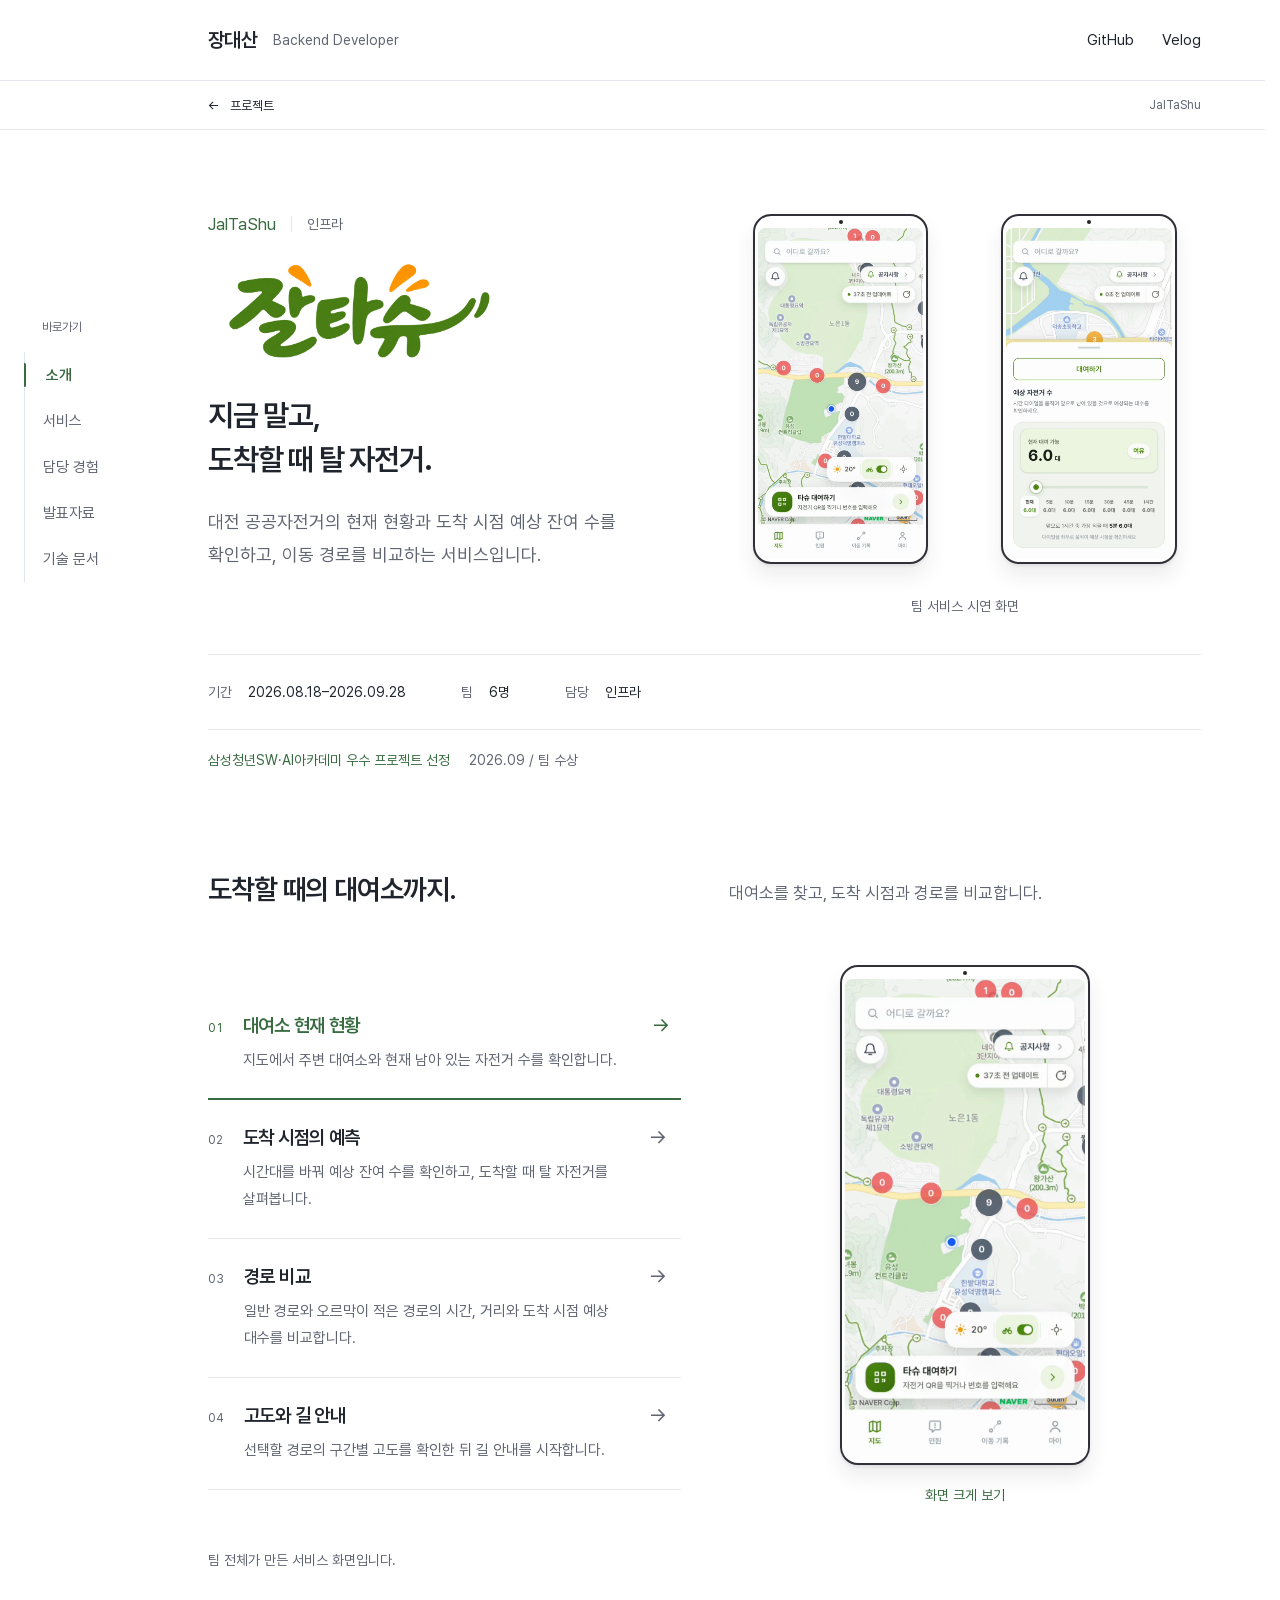
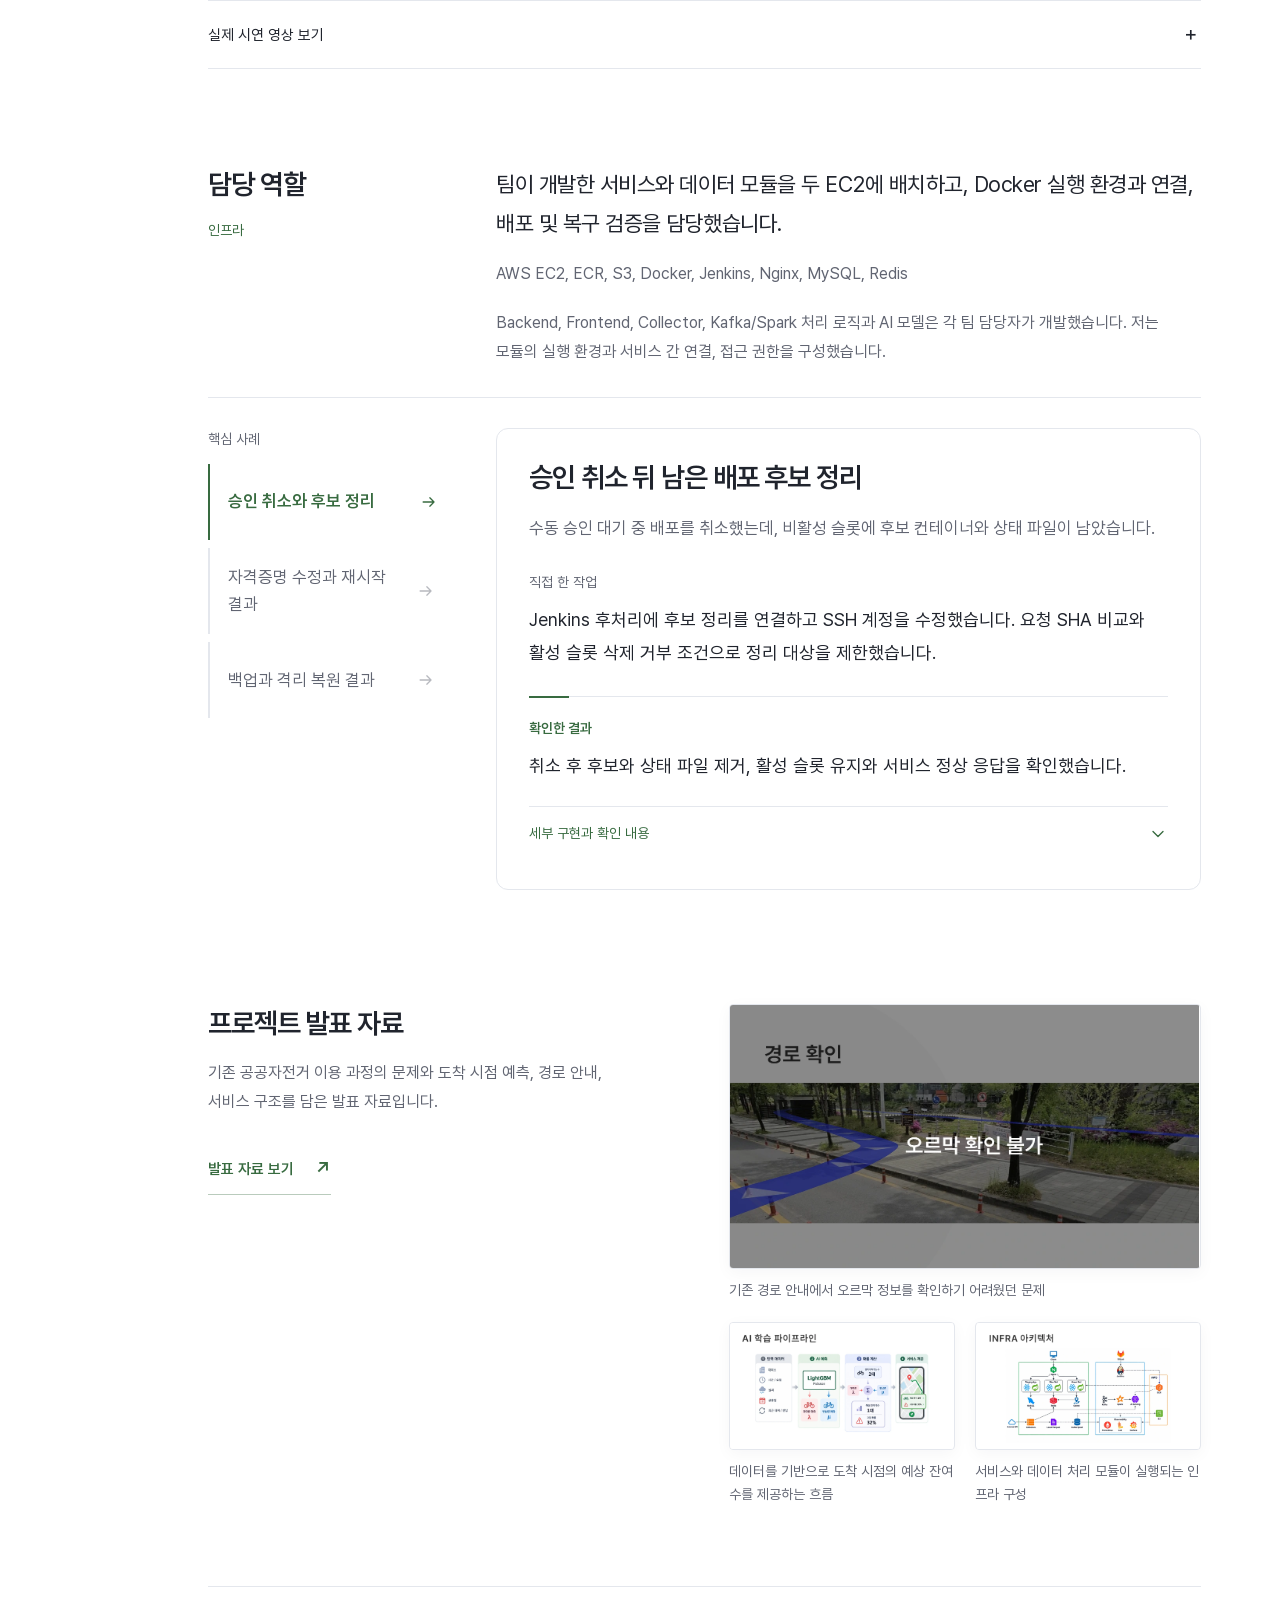
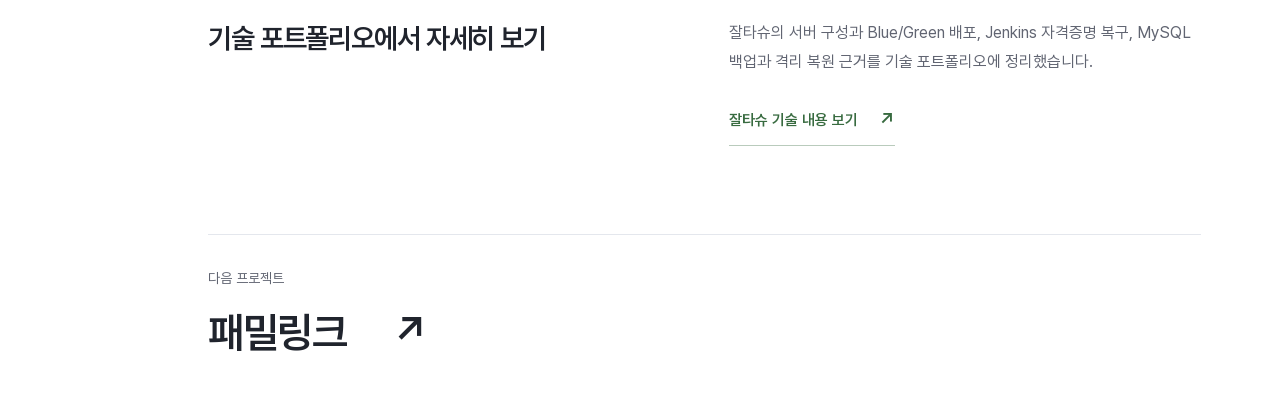
<file: projects/jaltashu/index.html>
<!DOCTYPE html><html lang="ko"><head><meta charset="UTF-8"><meta name="viewport" content="width=device-width, initial-scale=1"><meta name="description" content="잘타슈의 서비스 화면과 팀 발표자료, 장대산의 실행 환경 및 배포와 복구 경험"><meta name="robots" content="noindex,nofollow"><meta name="theme-color" content="#ffffff"><link rel="icon" href="/shell-favicon.svg"><link rel="preload" href="/fonts/Pretendard-Regular.woff2" as="font" type="font/woff2" crossorigin><title>잘타슈 | 장대산 인프라 포트폴리오</title><meta name="astro-view-transitions-enabled" content="true"><meta name="astro-view-transitions-fallback" content="none"><script type="module" src="/_astro/ClientRouter.astro_astro_type_script_index_0_lang.BDCjmQ8c.js"></script><link rel="stylesheet" href="/_astro/PortfolioHeader.DW_E1AIn.css"><link rel="stylesheet" href="/_astro/project-logos.CfrNXeBV.css"><link rel="stylesheet" href="/_astro/ProjectReader.1JVlNIBc.css"></head><body><a class="skip-link" href="#main-content">본문 바로가기</a><div class="project-reader shell-with-outline theme-jaltashu" data-reader data-astro-cid-iodezheq><header class="site-header"><a class="site-identity" href="/" aria-label="장대산 포트폴리오 홈">장대산<span>Backend Developer</span></a><nav aria-label="외부 링크"><a href="https://github.com/daesan12" target="_blank" rel="noopener noreferrer">GitHub</a><a href="https://velog.io/@diqkraud/posts" target="_blank" rel="noopener noreferrer">Velog</a></nav></header><aside class="scroll-outline outline-desktop-only" data-scroll-outline><p class="outline-caption" aria-hidden="true">바로가기</p><nav aria-label="잘타슈 페이지 목차"><span class="outline-indicator" data-outline-indicator aria-hidden="true"></span><a href="#overview" data-outline-link="overview" aria-current="location"><span>소개</span></a><a href="#screens" data-outline-link="screens"><span>서비스</span></a><a href="#contribution" data-outline-link="contribution"><span>담당 경험</span></a><a href="#presentation" data-outline-link="presentation"><span>발표자료</span></a><a href="#materials" data-outline-link="materials"><span>기술 문서</span></a></nav></aside><script type="module">var e;function t(){e?.(),e=void 0;let t=document.querySelector(`[data-scroll-outline]`);if(!t)return;let n=new AbortController,r=n.signal,i=[...t.querySelectorAll(`[data-outline-link]`)],a=[...document.querySelectorAll(`[data-section-link]`)],o=i.map(e=>document.getElementById(e.dataset.outlineLink)),s=t.querySelector(`nav`),c=t.querySelector(`[data-outline-indicator]`),l=matchMedia(`(prefers-reduced-motion: reduce)`),u=matchMedia(`(min-width:1280px)`),d=document.querySelector(`.site-header`),f=document.querySelector(`.project-progress`),p=document.querySelector(`main`),m=[],h=[],g=0,_=!0,v=-1,y=null,b=160,x=0,S=()=>{g=0,_&&=(m=o.map(e=>e?e.getBoundingClientRect().top+scrollY:1/0),h=i.map(e=>e.offsetTop+(e.offsetHeight-24)/2),b=u.matches?Math.min(200,innerHeight*.24):f?f.offsetHeight+30:(d?.offsetHeight||0)+t.offsetHeight+24,x=document.documentElement.scrollHeight-innerHeight,!1);let e=0;if(m.forEach((t,n)=>{t<=scrollY+b&&(e=n)}),scrollY>0&&scrollY>=x-6&&(e=i.length-1),y!==null&&(e=y),e!==v&&(v=e,i.forEach((t,n)=>{n===e?t.setAttribute(`aria-current`,`location`):t.removeAttribute(`aria-current`)}),a.forEach(t=>{t.dataset.sectionLink===i[e].dataset.outlineLink?t.setAttribute(`aria-current`,`location`):t.removeAttribute(`aria-current`)}),c.style.transform=`translateY(${h[e]||0}px)`,!u.matches&&t.offsetHeight)){let t=i[e];s.scrollTo({left:Math.max(0,t.offsetLeft-(s.clientWidth-t.offsetWidth)/2),behavior:l.matches?`instant`:`smooth`})}},C=()=>{g||=requestAnimationFrame(S)},w=()=>{_=!0,v=-1,C()},T=()=>{y!==null&&(y=null,v=-1,C())},E=e=>{y=e,v=-1,C()};i.forEach((e,t)=>e.addEventListener(`click`,n=>{if(n.ctrlKey||n.metaKey||n.shiftKey||n.altKey||!o[t]||(E(t),n.defaultPrevented))return;n.preventDefault();let r=o[t];r.hasAttribute(`tabindex`)||(r.tabIndex=-1);let i=new URL(location.href);i.hash=e.hash,history.replaceState(history.state,``,i),r.focus({preventScroll:!0}),r.scrollIntoView({block:`start`,behavior:l.matches?`instant`:`smooth`})},{signal:r})),a.forEach(e=>e.addEventListener(`click`,t=>{if(t.ctrlKey||t.metaKey||t.shiftKey||t.altKey)return;let n=i.findIndex(t=>t.dataset.outlineLink===e.dataset.sectionLink);n>=0&&E(n)},{signal:r})),addEventListener(`wheel`,T,{passive:!0,signal:r}),addEventListener(`touchstart`,T,{passive:!0,signal:r}),addEventListener(`pointerdown`,e=>{e.target?.closest(`[data-scroll-outline],[data-section-link]`)||T()},{passive:!0,signal:r}),addEventListener(`keydown`,e=>{e.target?.closest(`input,textarea,select,[role="tablist"],[contenteditable="true"]`)||[`ArrowUp`,`ArrowDown`,`PageUp`,`PageDown`,`Home`,`End`,` `].includes(e.key)&&T()},{signal:r}),addEventListener(`scroll`,C,{passive:!0,signal:r}),addEventListener(`resize`,w,{signal:r}),u.addEventListener(`change`,w,{signal:r}),document.querySelectorAll(`details`).forEach(e=>e.addEventListener(`toggle`,w,{signal:r}));let D=typeof ResizeObserver<`u`?new ResizeObserver(w):void 0;p&&D?.observe(p),document.fonts.ready.then(()=>{r.aborted||w()}),S(),e=()=>{n.abort(),D?.disconnect(),cancelAnimationFrame(g)}}document.addEventListener(`astro:page-load`,t),document.addEventListener(`astro:before-swap`,()=>e?.()),document.readyState!==`loading`&&t();</script><div class="project-progress" data-astro-cid-iodezheq><div data-astro-cid-iodezheq><a href="/#projects" class="project-back" aria-label="홈의 프로젝트 목록으로" data-astro-cid-iodezheq>← <span data-astro-cid-iodezheq>프로젝트</span></a><nav aria-label="잘타슈 페이지 탐색" data-astro-cid-iodezheq><a href="#overview" data-section-link="overview" aria-current="location" data-astro-cid-iodezheq>소개</a><a href="#screens" data-section-link="screens" data-astro-cid-iodezheq>서비스</a><a href="#contribution" data-section-link="contribution" data-astro-cid-iodezheq>담당 경험</a><a href="#presentation" data-section-link="presentation" data-astro-cid-iodezheq>발표자료</a><a href="#materials" data-section-link="materials" data-astro-cid-iodezheq>기술 문서</a></nav><span class="progress-name" data-astro-cid-iodezheq>JalTaShu</span></div></div><main id="main-content" class="workspace" data-astro-cid-iodezheq><section id="overview" class="study-hero" data-toc-section tabindex="-1" data-astro-cid-iodezheq><div class="hero-copy" data-astro-cid-iodezheq><p class="project-name" data-astro-cid-iodezheq>JalTaShu<span data-astro-cid-iodezheq>인프라</span></p><h1 class="project-brand" data-astro-cid-iodezheq><img class="project-brand-image project-brand-jaltashu" src="/images/jaltashu/service/logo.png" width="2169" height="725" alt="잘타슈" data-astro-cid-iodezheq></h1><h2 data-astro-cid-iodezheq><span data-astro-cid-iodezheq>지금 말고,</span><span data-astro-cid-iodezheq>도착할 때 탈 자전거.</span></h2><p class="service-description" data-astro-cid-iodezheq>대전 공공자전거의 현재 현황과 도착 시점 예상 잔여 수를 확인하고, 이동 경로를 비교하는 서비스입니다.</p></div><div class="hero-media" aria-label="잘타슈 실제 시연 화면" data-astro-cid-iodezheq><div class="hero-screen" style="min-width:0" data-astro-cid-iodezheq><div class="project-device" style="--screen-width:648;--screen-height:1296;--capture-height:101.85185185185186%;--capture-top:0%"><div class="project-device-display"><img class="project-device-capture" src="/images/jaltashu/service/station-map.webp" width="648" height="1320" alt="잘타슈 대여소 현재 현황 시연 화면" loading="eager" fetchpriority="high"></div></div></div><div class="hero-screen" style="min-width:0" data-astro-cid-iodezheq><div class="project-device" style="--screen-width:648;--screen-height:1296;--capture-height:101.85185185185186%;--capture-top:0%"><div class="project-device-display"><img class="project-device-capture" src="/images/jaltashu/service/station-forecast.webp" width="648" height="1320" alt="잘타슈 도착 시점의 예측 시연 화면" loading="eager" fetchpriority="auto"></div></div></div><span data-astro-cid-iodezheq>팀 서비스 시연 화면</span></div><dl class="project-facts" data-astro-cid-iodezheq><div data-astro-cid-iodezheq><dt data-astro-cid-iodezheq>기간</dt><dd data-astro-cid-iodezheq>2026.08.18–2026.09.28</dd></div><div data-astro-cid-iodezheq><dt data-astro-cid-iodezheq>팀</dt><dd data-astro-cid-iodezheq>6명</dd></div><div data-astro-cid-iodezheq><dt data-astro-cid-iodezheq>담당</dt><dd data-astro-cid-iodezheq>인프라</dd></div></dl><p class="team-award" data-astro-cid-iodezheq>삼성청년SW·AI아카데미 우수 프로젝트 선정 <span data-astro-cid-iodezheq>2026.09 / 팀 수상</span></p></section><section id="screens" class="study-section service-section" data-toc-section tabindex="-1" data-astro-cid-iodezheq><div class="section-heading" data-reveal data-astro-cid-iodezheq><h2 data-astro-cid-iodezheq>도착할 때의 대여소까지.</h2><p data-astro-cid-iodezheq>대여소를 찾고, 도착 시점과 경로를 비교합니다.</p></div><div class="service-explorer" data-explorer><div class="screen-steps" aria-label="서비스 화면 선택"><a href="#screen-0" data-screen-choice="0" class="screen-step is-active"><span class="step-count" aria-hidden="true">01</span><span><strong>대여소 현재 현황</strong><span class="step-description">지도에서 주변 대여소와 현재 남아 있는 자전거 수를 확인합니다.</span></span><span class="step-arrow" aria-hidden="true">→</span></a><a href="#screen-1" data-screen-choice="1" class="screen-step"><span class="step-count" aria-hidden="true">02</span><span><strong>도착 시점의 예측</strong><span class="step-description">시간대를 바꿔 예상 잔여 수를 확인하고, 도착할 때 탈 자전거를 살펴봅니다.</span></span><span class="step-arrow" aria-hidden="true">→</span></a><a href="#screen-2" data-screen-choice="2" class="screen-step"><span class="step-count" aria-hidden="true">03</span><span><strong>경로 비교</strong><span class="step-description">일반 경로와 오르막이 적은 경로의 시간, 거리와 도착 시점 예상 대수를 비교합니다.</span></span><span class="step-arrow" aria-hidden="true">→</span></a><a href="#screen-3" data-screen-choice="3" class="screen-step"><span class="step-count" aria-hidden="true">04</span><span><strong>고도와 길 안내</strong><span class="step-description">선택할 경로의 구간별 고도를 확인한 뒤 길 안내를 시작합니다.</span></span><span class="step-arrow" aria-hidden="true">→</span></a></div><div class="screen-panels"><figure id="screen-0" data-screen-panel="0" class="screen-panel" aria-label="대여소 현재 현황 서비스 화면"><a href="/images/jaltashu/service/station-map.webp" data-enlarge data-title="대여소 현재 현황" data-alt="잘타슈 대여소 현재 현황 시연 화면" class="screen-zoom" aria-label="대여소 현재 현황 화면 확대"><div class="project-device" style="--screen-width:648;--screen-height:1296;--capture-height:101.85185185185186%;--capture-top:0%"><div class="project-device-display"><img class="project-device-capture" src="/images/jaltashu/service/station-map.webp" width="648" height="1320" alt="잘타슈 대여소 현재 현황 시연 화면" loading="lazy" fetchpriority="auto"></div></div><span>화면 크게 보기</span></a><p class="selected-screen-description">지도에서 주변 대여소와 현재 남아 있는 자전거 수를 확인합니다.</p></figure><figure id="screen-1" data-screen-panel="1" class="screen-panel" aria-label="도착 시점의 예측 서비스 화면"><a href="/images/jaltashu/service/station-forecast.webp" data-enlarge data-title="도착 시점의 예측" data-alt="잘타슈 도착 시점의 예측 시연 화면" class="screen-zoom" aria-label="도착 시점의 예측 화면 확대"><div class="project-device" style="--screen-width:648;--screen-height:1296;--capture-height:101.85185185185186%;--capture-top:0%"><div class="project-device-display"><img class="project-device-capture" src="/images/jaltashu/service/station-forecast.webp" width="648" height="1320" alt="잘타슈 도착 시점의 예측 시연 화면" loading="lazy" fetchpriority="auto"></div></div><span>화면 크게 보기</span></a><p class="selected-screen-description">시간대를 바꿔 예상 잔여 수를 확인하고, 도착할 때 탈 자전거를 살펴봅니다.</p></figure><figure id="screen-2" data-screen-panel="2" class="screen-panel" aria-label="경로 비교 서비스 화면"><a href="/images/jaltashu/service/route-compare.webp" data-enlarge data-title="경로 비교" data-alt="잘타슈 경로 비교 시연 화면" class="screen-zoom" aria-label="경로 비교 화면 확대"><div class="project-device" style="--screen-width:648;--screen-height:1296;--capture-height:101.85185185185186%;--capture-top:0%"><div class="project-device-display"><img class="project-device-capture" src="/images/jaltashu/service/route-compare.webp" width="648" height="1320" alt="잘타슈 경로 비교 시연 화면" loading="lazy" fetchpriority="auto"></div></div><span>화면 크게 보기</span></a><p class="selected-screen-description">일반 경로와 오르막이 적은 경로의 시간, 거리와 도착 시점 예상 대수를 비교합니다.</p></figure><figure id="screen-3" data-screen-panel="3" class="screen-panel" aria-label="고도와 길 안내 서비스 화면"><a href="/images/jaltashu/service/route-elevation.webp" data-enlarge data-title="고도와 길 안내" data-alt="잘타슈 고도와 길 안내 시연 화면" class="screen-zoom" aria-label="고도와 길 안내 화면 확대"><div class="project-device" style="--screen-width:648;--screen-height:1296;--capture-height:101.85185185185186%;--capture-top:0%"><div class="project-device-display"><img class="project-device-capture" src="/images/jaltashu/service/route-elevation.webp" width="648" height="1320" alt="잘타슈 고도와 길 안내 시연 화면" loading="lazy" fetchpriority="auto"></div></div><span>화면 크게 보기</span></a><p class="selected-screen-description">선택할 경로의 구간별 고도를 확인한 뒤 길 안내를 시작합니다.</p></figure></div></div><p class="media-note">팀 전체가 만든 서비스 화면입니다.</p><details class="demo-drawer" data-astro-cid-iodezheq><summary data-astro-cid-iodezheq>실제 시연 영상 보기<span aria-hidden="true" data-astro-cid-iodezheq>＋</span></summary><div class="demo-videos two-demos" data-astro-cid-iodezheq><figure data-astro-cid-iodezheq><video controls playsinline preload="none" poster="/images/jaltashu/service/user-poster.webp" width="540" height="1098" aria-label="잘타슈 사용자 시연" data-astro-cid-iodezheq><source src="/images/jaltashu/service/user-demo.mp4" type="video/mp4" data-astro-cid-iodezheq></video><figcaption data-astro-cid-iodezheq>사용자 시연 / 경로 비교</figcaption></figure><figure class="admin-video" data-astro-cid-iodezheq><video controls playsinline preload="none" poster="/images/jaltashu/service/admin-poster.webp" width="1200" height="750" aria-label="잘타슈 관리자 시연" data-astro-cid-iodezheq><source src="/images/jaltashu/service/admin-demo.mp4" type="video/mp4" data-astro-cid-iodezheq></video><figcaption data-astro-cid-iodezheq>관리자 시연 / 대여소 현황과 시간대 변경</figcaption></figure></div></details></section><section id="contribution" class="study-section" data-toc-section tabindex="-1" data-astro-cid-iodezheq><div class="role-intro" data-reveal data-astro-cid-iodezheq><div data-astro-cid-iodezheq><h2 data-astro-cid-iodezheq>담당 역할</h2><p class="role-label" data-astro-cid-iodezheq>인프라</p></div><div data-astro-cid-iodezheq><p class="role-summary" data-astro-cid-iodezheq>팀이 개발한 서비스와 데이터 모듈을 두 EC2에 배치하고, Docker 실행 환경과 연결, 배포 및 복구 검증을 담당했습니다.</p><p class="technology" data-astro-cid-iodezheq>AWS EC2, ECR, S3, Docker, Jenkins, Nginx, MySQL, Redis</p><p class="scope-note" data-astro-cid-iodezheq>Backend, Frontend, Collector, Kafka/Spark 처리 로직과 AI 모델은 각 팀 담당자가 개발했습니다. 저는 모듈의 실행 환경과 서비스 간 연결, 접근 권한을 구성했습니다.</p></div></div><div class="case-explorer" data-case-explorer data-reveal><div class="case-selector"><p class="case-selector-label">핵심 사례</p><nav class="case-choices" aria-label="잘타슈 기술 사례 선택"><a class="case-choice" href="#case-cleanup" data-case-choice="cleanup"><strong>승인 취소와 후보 정리</strong><svg class="case-choice-arrow" width="20" height="20" viewBox="0 0 24 24" fill="none" aria-hidden="true"><path d="M5 12h13m-5-5 5 5-5 5" stroke="currentColor" stroke-width="1.6" stroke-linecap="round" stroke-linejoin="round"></path></svg></a><a class="case-choice" href="#case-jenkins" data-case-choice="jenkins"><strong>자격증명 수정과 재시작 결과</strong><svg class="case-choice-arrow" width="20" height="20" viewBox="0 0 24 24" fill="none" aria-hidden="true"><path d="M5 12h13m-5-5 5 5-5 5" stroke="currentColor" stroke-width="1.6" stroke-linecap="round" stroke-linejoin="round"></path></svg></a><a class="case-choice" href="#case-backup" data-case-choice="backup"><strong>백업과 격리 복원 결과</strong><svg class="case-choice-arrow" width="20" height="20" viewBox="0 0 24 24" fill="none" aria-hidden="true"><path d="M5 12h13m-5-5 5 5-5 5" stroke="currentColor" stroke-width="1.6" stroke-linecap="round" stroke-linejoin="round"></path></svg></a></nav></div><div class="case-list"><article class="case-study" id="case-cleanup" data-case-panel="cleanup" tabindex="0"><div class="case-heading"><h3>승인 취소 뒤 남은 배포 후보 정리</h3><p>수동 승인 대기 중 배포를 취소했는데, 비활성 슬롯에 후보 컨테이너와 상태 파일이 남았습니다.</p></div><div class="case-body"><p class="case-work-label">직접 한 작업</p><p class="case-work">Jenkins 후처리에 후보 정리를 연결하고 SSH 계정을 수정했습니다. 요청 SHA 비교와 활성 슬롯 삭제 거부 조건으로 정리 대상을 제한했습니다.</p><div class="case-result"><span>확인한 결과</span><p>취소 후 후보와 상태 파일 제거, 활성 슬롯 유지와 서비스 정상 응답을 확인했습니다.</p></div><details class="case-details"><summary>세부 구현과 확인 내용<svg width="20" height="20" viewBox="0 0 24 24" fill="none" aria-hidden="true"><path d="m6 9 6 6 6-6" stroke="currentColor" stroke-width="1.6" stroke-linecap="round" stroke-linejoin="round"></path></svg></summary><div><p>Jenkins 후처리에 후보 정리를 연결했습니다. 요청 SHA와 후보 SHA를 비교하고, 활성 슬롯은 삭제를 거부하도록 보호 조건을 추가했습니다. 정리에 실패하던 후처리 SSH 계정도 배포 계정과 일치하도록 수정했습니다.</p><p>같은 서버의 Blue/Green 슬롯이며 운영 DB를 공유합니다. 이미지 롤백과 DB 변경 복구는 별개입니다.</p><a class="text-link" href="/docs/jang-daesan-backend-portfolio-v6.pdf#page=8" target="_blank" rel="noopener noreferrer">기술 포트폴리오 보기 ↗</a></div></details></div></article><article class="case-study" id="case-jenkins" data-case-panel="jenkins" tabindex="0"><div class="case-heading"><h3>재시작 후 사라진 Jenkins 자격증명 복구</h3><p>Controller 재시작 뒤 Job과 빌드 기록은 남았지만, GitLab 자격증명이 사라져 저장소 인증이 실패했습니다.</p></div><div class="case-body"><p class="case-work-label">직접 한 작업</p><p class="case-work">UI 등록 자격증명이 JCasC에 선언되지 않은 상태를 수정했습니다. 자격증명 정의는 JCasC에, 실제 값은 Docker Secret에 분리했습니다.</p><div class="case-result"><span>확인한 결과</span><p>실제 서버 재시작 후 자격증명, Job과 Agent 유지 및 Polling 자동 빌드 성공을 확인했습니다.</p></div><details class="case-details"><summary>세부 구현과 확인 내용<svg width="20" height="20" viewBox="0 0 24 24" fill="none" aria-hidden="true"><path d="m6 9 6 6 6-6" stroke="currentColor" stroke-width="1.6" stroke-linecap="round" stroke-linejoin="round"></path></svg></summary><div><p>UI 등록 자격증명이 JCasC 선언에 없는 상태를 구분하고, 실제 값은 Docker Secret으로 공급하며 자격증명 정의는 JCasC에 선언하도록 수정했습니다. 필수 값 누락 시 Jenkins 시작도 차단했습니다.</p><a class="text-link" href="/docs/jang-daesan-backend-portfolio-v6.pdf#page=9" target="_blank" rel="noopener noreferrer">기술 포트폴리오 보기 ↗</a></div></details></div></article><article class="case-study" id="case-backup" data-case-panel="backup" tabindex="0"><div class="case-heading"><h3>S3 백업을 다시 내려받아 격리 복원</h3><p>생성된 백업을 검사하고, S3에서 다시 받아 SQL을 복원할 수 있는지 확인했습니다.</p></div><div class="case-body"><p class="case-work-label">직접 한 작업</p><p class="case-work">백업 생성과 gzip 검사, checksum 및 S3 보관을 연결했습니다. 다시 내려받은 파일을 격리 MySQL에 SQL import했습니다.</p><div class="case-result"><span>확인한 결과</span><p>checksum 일치와 SQL import 후 두 스키마의 존재를 확인했습니다.</p></div><details class="case-details"><summary>세부 구현과 확인 내용<svg width="20" height="20" viewBox="0 0 24 24" fill="none" aria-hidden="true"><path d="m6 9 6 6 6-6" stroke="currentColor" stroke-width="1.6" stroke-linecap="round" stroke-linejoin="round"></path></svg></summary><div><p>중복 실행 lock, 임시 파일 생성과 gzip 검사, 완료 후 rename과 checksum을 구성했습니다. S3 보관을 연결하고 외부 네트워크와 영구 볼륨이 없는 격리 MySQL에서 SQL import를 수행했습니다.</p><p>확인한 범위는 파일 일치, SQL import와 스키마 복원입니다.</p><a class="text-link" href="/docs/jang-daesan-backend-portfolio-v6.pdf#page=10" target="_blank" rel="noopener noreferrer">기술 포트폴리오 보기 ↗</a></div></details></div></article></div></div><script type="module">var e;function t(){e?.(),e=void 0;let t=document.querySelector(`[data-case-explorer]`);if(!t)return;let n=new AbortController,r=n.signal,i=[...t.querySelectorAll(`[data-case-choice]`)],a=[...t.querySelectorAll(`[data-case-panel]`)],o=t.querySelector(`.case-choices`),s=matchMedia(`(prefers-reduced-motion: reduce)`),c=matchMedia(`(max-width:760px)`),l,u=0;o.setAttribute(`role`,`tablist`);let d=()=>o.setAttribute(`aria-orientation`,c.matches?`horizontal`:`vertical`);d(),c.addEventListener(`change`,d,{signal:r}),i.forEach((e,t)=>{e.id=`case-tab-${e.dataset.caseChoice}`,e.setAttribute(`role`,`tab`),e.setAttribute(`aria-controls`,a[t].id),a[t].setAttribute(`role`,`tabpanel`),a[t].setAttribute(`aria-labelledby`,e.id)});let f=(e,t=!0,n=!0)=>{if(l?.cancel(),i.forEach((t,n)=>{t.setAttribute(`aria-selected`,String(n===e)),t.tabIndex=n===e?0:-1,a[n].hidden=n!==e}),n&&!s.matches&&(l=a[e].animate([{opacity:0,transform:`translateY(10px)`},{opacity:1,transform:`translateY(0)`}],{duration:240,easing:`cubic-bezier(.2,.7,.2,1)`})),t){let t=new URL(location.href);t.searchParams.set(`case`,i[e].dataset.caseChoice),t.hash=a[e].id,history.replaceState(history.state,``,t)}},p=new URL(location.href),m=i.findIndex(e=>e.hash===p.hash),h=m>=0?m:i.findIndex(e=>e.dataset.caseChoice===p.searchParams.get(`case`));f(Math.max(0,h),!1,!1),t.classList.add(`case-explorer-ready`);let g=document.getElementById(p.hash.slice(1));g&&(g.matches(`[data-case-panel]`)||g.hasAttribute(`data-toc-section`))&&(u=requestAnimationFrame(()=>{u=requestAnimationFrame(()=>{location.hash===p.hash&&g.scrollIntoView({block:`start`,behavior:`instant`})})})),i.forEach((e,t)=>{e.addEventListener(`click`,e=>{e.ctrlKey||e.metaKey||e.shiftKey||e.altKey||(e.preventDefault(),f(t))},{signal:r}),e.addEventListener(`keydown`,e=>{let n=t;if(e.key===`Home`)n=0;else if(e.key===`End`)n=i.length-1;else if(e.key===(c.matches?`ArrowRight`:`ArrowDown`))n=(t+1)%i.length;else if(e.key===(c.matches?`ArrowLeft`:`ArrowUp`))n=(t+i.length-1)%i.length;else if(e.key===` `){e.preventDefault(),f(t);return}else return;e.preventDefault(),f(n),i[n].focus({preventScroll:!0})},{signal:r})}),s.addEventListener(`change`,()=>{s.matches&&l?.finish()},{signal:r}),e=()=>{n.abort(),l?.cancel(),cancelAnimationFrame(u)}}document.addEventListener(`astro:page-load`,t),document.addEventListener(`astro:before-swap`,()=>e?.()),document.readyState!==`loading`&&t();</script></section><section id="presentation" class="study-section presentation-section" data-toc-section tabindex="-1" data-reveal data-astro-cid-iodezheq><div class="presentation-summary" data-presentation data-slides="[{&quot;sourcePage&quot;:1,&quot;title&quot;:&quot;프로젝트 소개&quot;,&quot;note&quot;:&quot;타슈보다, 잘타슈&quot;,&quot;src&quot;:&quot;/images/jaltashu/presentation/slide-01.webp&quot;},{&quot;sourcePage&quot;:3,&quot;title&quot;:&quot;개발 배경&quot;,&quot;note&quot;:&quot;기존 대전 공공자전거 타슈 서비스 소개&quot;,&quot;src&quot;:&quot;/images/jaltashu/presentation/slide-03.webp&quot;},{&quot;sourcePage&quot;:7,&quot;title&quot;:&quot;기존 타슈 이용 흐름&quot;,&quot;note&quot;:&quot;대여소 탐색부터 도착지와 대여·반납 경로 확인까지의 기존 서비스 이용 흐름&quot;,&quot;src&quot;:&quot;/images/jaltashu/presentation/slide-07.webp&quot;},{&quot;sourcePage&quot;:8,&quot;title&quot;:&quot;기존 경로 안내&quot;,&quot;note&quot;:&quot;목적지까지 이동 경로를 확인하는 기존 서비스 화면&quot;,&quot;src&quot;:&quot;/images/jaltashu/presentation/slide-08.webp&quot;},{&quot;sourcePage&quot;:9,&quot;title&quot;:&quot;오르막 정보의 공백&quot;,&quot;note&quot;:&quot;기존 경로 안내에서 오르막 정보를 확인하기 어려웠던 문제&quot;,&quot;src&quot;:&quot;/images/jaltashu/presentation/slide-09.webp&quot;},{&quot;sourcePage&quot;:12,&quot;title&quot;:&quot;팀 데이터 처리·예측 구조&quot;,&quot;note&quot;:&quot;팀 전체의 데이터 처리·예측 흐름&quot;,&quot;src&quot;:&quot;/images/jaltashu/presentation/slide-12.webp&quot;},{&quot;sourcePage&quot;:13,&quot;title&quot;:&quot;도착 시점 예측 흐름&quot;,&quot;note&quot;:&quot;데이터를 기반으로 도착 시점의 예상 잔여 수를 제공하는 흐름&quot;,&quot;src&quot;:&quot;/images/jaltashu/presentation/slide-13.webp&quot;},{&quot;sourcePage&quot;:14,&quot;title&quot;:&quot;팀 AI 모델 비교&quot;,&quot;note&quot;:&quot;팀 AI 담당자가 수행한 모델 비교 결과&quot;,&quot;src&quot;:&quot;/images/jaltashu/presentation/slide-14.webp&quot;},{&quot;sourcePage&quot;:15,&quot;title&quot;:&quot;인프라 아키텍처&quot;,&quot;note&quot;:&quot;서비스와 데이터 처리 모듈이 실행되는 인프라 구성&quot;,&quot;src&quot;:&quot;/images/jaltashu/presentation/slide-15.webp&quot;}]" data-project-name="잘타슈" data-astro-cid-sknv3qkd><div class="presentation-copy" data-astro-cid-sknv3qkd><h2 data-astro-cid-sknv3qkd>프로젝트 발표 자료</h2><p data-astro-cid-sknv3qkd>기존 공공자전거 이용 과정의 문제와 도착 시점 예측, 경로 안내, 서비스 구조를 담은 발표 자료입니다.</p><a class="primary-link reading-action" href="/images/jaltashu/presentation/slide-01.webp" data-open-deck="0" data-astro-cid-sknv3qkd>발표 자료 보기<span aria-hidden="true" data-astro-cid-sknv3qkd>↗</span></a></div><div class="slide-previews" data-astro-cid-sknv3qkd><figure data-source-page="9" data-astro-cid-sknv3qkd><img src="/images/jaltashu/presentation/slide-09.webp" alt="잘타슈 팀 발표: 오르막 정보의 공백" width="1400" height="788" loading="lazy" data-astro-cid-sknv3qkd><figcaption data-astro-cid-sknv3qkd>기존 경로 안내에서 오르막 정보를 확인하기 어려웠던 문제</figcaption></figure><figure data-source-page="13" data-astro-cid-sknv3qkd><img src="/images/jaltashu/presentation/slide-13.webp" alt="잘타슈 팀 발표: 도착 시점 예측 흐름" width="1400" height="788" loading="lazy" data-astro-cid-sknv3qkd><figcaption data-astro-cid-sknv3qkd>데이터를 기반으로 도착 시점의 예상 잔여 수를 제공하는 흐름</figcaption></figure><figure data-source-page="15" data-astro-cid-sknv3qkd><img src="/images/jaltashu/presentation/slide-15.webp" alt="잘타슈 팀 발표: 인프라 아키텍처" width="1400" height="788" loading="lazy" data-astro-cid-sknv3qkd><figcaption data-astro-cid-sknv3qkd>서비스와 데이터 처리 모듈이 실행되는 인프라 구성</figcaption></figure></div><noscript><p data-astro-cid-sknv3qkd>발표 슬라이드 이미지로 보기</p><ol data-astro-cid-sknv3qkd><li data-astro-cid-sknv3qkd><a class="text-link" href="/images/jaltashu/presentation/slide-01.webp" data-astro-cid-sknv3qkd>프로젝트 소개</a></li><li data-astro-cid-sknv3qkd><a class="text-link" href="/images/jaltashu/presentation/slide-03.webp" data-astro-cid-sknv3qkd>개발 배경</a></li><li data-astro-cid-sknv3qkd><a class="text-link" href="/images/jaltashu/presentation/slide-07.webp" data-astro-cid-sknv3qkd>기존 타슈 이용 흐름</a></li><li data-astro-cid-sknv3qkd><a class="text-link" href="/images/jaltashu/presentation/slide-08.webp" data-astro-cid-sknv3qkd>기존 경로 안내</a></li><li data-astro-cid-sknv3qkd><a class="text-link" href="/images/jaltashu/presentation/slide-09.webp" data-astro-cid-sknv3qkd>오르막 정보의 공백</a></li><li data-astro-cid-sknv3qkd><a class="text-link" href="/images/jaltashu/presentation/slide-12.webp" data-astro-cid-sknv3qkd>팀 데이터 처리·예측 구조</a></li><li data-astro-cid-sknv3qkd><a class="text-link" href="/images/jaltashu/presentation/slide-13.webp" data-astro-cid-sknv3qkd>도착 시점 예측 흐름</a></li><li data-astro-cid-sknv3qkd><a class="text-link" href="/images/jaltashu/presentation/slide-14.webp" data-astro-cid-sknv3qkd>팀 AI 모델 비교</a></li><li data-astro-cid-sknv3qkd><a class="text-link" href="/images/jaltashu/presentation/slide-15.webp" data-astro-cid-sknv3qkd>인프라 아키텍처</a></li></ol></noscript><dialog class="deck-dialog" data-deck-dialog aria-labelledby="deck-title" data-astro-cid-sknv3qkd><div class="dialog-header" data-astro-cid-sknv3qkd><h2 id="deck-title" data-astro-cid-sknv3qkd>잘타슈 발표 자료</h2><button data-close-dialog autofocus data-astro-cid-sknv3qkd>닫기 ×</button></div><div class="deck-tools" data-astro-cid-sknv3qkd><button type="button" data-deck-zoom aria-pressed="false" aria-controls="deck-stage" data-astro-cid-sknv3qkd><span data-zoom-label data-astro-cid-sknv3qkd>확대 보기</span></button></div><p class="deck-zoom-hint" data-zoom-hint hidden data-astro-cid-sknv3qkd>확대한 이미지를 가로·세로로 이동해 볼 수 있습니다.</p><div class="deck-stage" id="deck-stage" tabindex="0" role="region" aria-label="발표 슬라이드. 좌우 방향키로 이동" data-astro-cid-sknv3qkd><img data-slide-image src="/images/jaltashu/presentation/slide-01.webp" width="1400" height="788" alt="잘타슈 팀 발표: 프로젝트 소개" loading="lazy" data-astro-cid-sknv3qkd></div><div class="viewer-controls" data-astro-cid-sknv3qkd><select aria-label="발표 슬라이드 선택" data-slide-select data-astro-cid-sknv3qkd><option value="0" data-astro-cid-sknv3qkd>01. 프로젝트 소개</option><option value="1" data-astro-cid-sknv3qkd>02. 개발 배경</option><option value="2" data-astro-cid-sknv3qkd>03. 기존 타슈 이용 흐름</option><option value="3" data-astro-cid-sknv3qkd>04. 기존 경로 안내</option><option value="4" data-astro-cid-sknv3qkd>05. 오르막 정보의 공백</option><option value="5" data-astro-cid-sknv3qkd>06. 팀 데이터 처리·예측 구조</option><option value="6" data-astro-cid-sknv3qkd>07. 도착 시점 예측 흐름</option><option value="7" data-astro-cid-sknv3qkd>08. 팀 AI 모델 비교</option><option value="8" data-astro-cid-sknv3qkd>09. 인프라 아키텍처</option></select><div class="slide-navigation" data-astro-cid-sknv3qkd><button data-prev disabled aria-label="이전 슬라이드" data-astro-cid-sknv3qkd>←</button><span aria-live="polite" data-astro-cid-sknv3qkd><b data-current data-astro-cid-sknv3qkd>01</b> / 09</span><button data-next aria-label="다음 슬라이드" data-astro-cid-sknv3qkd>→</button></div></div><p class="slide-note" data-slide-note data-astro-cid-sknv3qkd>타슈보다, 잘타슈</p></dialog></div></section><section id="materials" class="study-section materials-section" data-toc-section tabindex="-1" data-astro-cid-iodezheq><div class="technical-portfolio-cta" data-astro-cid-rnjzj3pe><h2 data-astro-cid-rnjzj3pe>기술 포트폴리오에서 자세히 보기</h2><p data-astro-cid-rnjzj3pe>잘타슈의 서버 구성과 Blue/Green 배포, Jenkins 자격증명 복구, MySQL 백업과 격리 복원 근거를 기술 포트폴리오에 정리했습니다.</p><a class="primary-link reading-action" href="/docs/jang-daesan-backend-portfolio-v6.pdf#page=6" target="_blank" rel="noopener noreferrer" data-astro-cid-rnjzj3pe><span data-astro-cid-rnjzj3pe>잘타슈 기술 내용 보기</span><span aria-hidden="true" data-astro-cid-rnjzj3pe>↗</span></a></div></section><footer class="next-project" data-astro-cid-iodezheq><span data-astro-cid-iodezheq>다음 프로젝트</span><a href="/projects/familink/" data-astro-cid-iodezheq>패밀링크<span aria-hidden="true" data-astro-cid-iodezheq>↗</span></a></footer></main><dialog class="image-dialog" data-lightbox aria-labelledby="lightbox-title" data-astro-cid-iodezheq><div class="dialog-header" data-astro-cid-iodezheq><h2 id="lightbox-title" data-astro-cid-iodezheq>서비스 화면</h2><button data-close-dialog autofocus data-astro-cid-iodezheq>닫기 ×</button></div><div class="lightbox-image" data-astro-cid-iodezheq><img data-lightbox-image alt="" width="720" height="1544" data-astro-cid-iodezheq></div></dialog></div><script type="module" src="/_astro/ProjectReaderLayout.astro_astro_type_script_index_0_lang.D_-cQzaz.js"></script></body></html>
</file>
<file: _astro/PortfolioHeader.DW_E1AIn.css>
@font-face{font-family:Reader;src:url(/fonts/Pretendard-Regular.woff2)format("woff2");font-weight:400;font-display:swap}@font-face{font-family:Reader;src:url(/fonts/Pretendard-SemiBold.woff2)format("woff2");font-weight:600 900;font-display:swap}:root{color:#20242d;font-synthesis:none;--line:#e4e5eb;--muted:#616572;--accent:#6651bd;--tint:#f1eefb;--ink:#29223f;background:#fff;font-family:Reader,-apple-system,BlinkMacSystemFont,sans-serif}*{box-sizing:border-box}body,h1,h2,h3,p,figure{margin:0}h1,h2,h3{text-wrap:balance;letter-spacing:-.04em;word-break:keep-all;overflow-wrap:anywhere;font-weight:600}p{word-break:keep-all;overflow-wrap:anywhere}a{color:inherit;text-decoration:none}img{max-width:100%;display:block}button,select{font:inherit}button,summary,select{cursor:pointer}a,button,summary,select{touch-action:manipulation;-webkit-tap-highlight-color:#6651bd22}button:disabled{cursor:default;opacity:.3}a:focus-visible,button:focus-visible,summary:focus-visible,select:focus-visible,[tabindex]:focus-visible{outline:3px solid var(--accent);outline-offset:5px}section[tabindex]:focus:not(:focus-visible){outline:0}::selection{background:#ded8f6}.skip-link{z-index:200;background:#fff;padding:15px 20px;position:fixed;top:12px;left:12px;transform:translateY(-180%);box-shadow:0 3px 20px #20242d22}.skip-link:focus{transform:none}.theme-familink{--accent:#6651bd;--tint:#f1eefb;--ink:#29223f}.theme-jaltashu{--accent:#386b40;--tint:#eef4e7;--ink:#1f3825}.site-header{justify-content:space-between;align-items:center;gap:20px;max-width:1280px;height:80px;margin:auto;padding:20px 50px;display:flex}.site-identity{letter-spacing:-.6px;align-items:center;gap:16px;font-size:20px;font-weight:600;display:flex}.site-identity span{letter-spacing:0;color:var(--muted);font-size:12px;font-weight:400}.site-header nav{align-items:center;gap:28px;font-size:14px;display:flex}.site-header nav a{padding-block:12px}.project-progress{z-index:30;border-block:1px solid var(--line);background:#fffffff7;position:sticky;top:0}.project-progress>div{justify-content:space-between;align-items:center;gap:25px;max-width:1180px;height:48px;margin:auto;display:flex}.project-back{align-items:center;gap:10px;min-height:44px;font-size:13px;display:flex}.project-progress nav{align-items:center;gap:30px;display:flex}.project-progress nav a{min-height:48px;color:var(--muted);border-bottom:2px solid #0000;align-items:center;font-size:13px;display:flex}.project-progress nav a[aria-current]{border-color:var(--accent);color:var(--accent);font-weight:600}.progress-name{color:var(--muted);text-align:right;min-width:85px;font-size:12px}.workspace,.home-main{min-width:0;max-width:1280px;margin:auto;padding:0 50px 40px}.study-hero{grid-template-columns:var(--layout-columns);column-gap:var(--layout-gap);padding-top:64px;scroll-margin-top:90px;display:grid}.hero-copy{padding-top:20px}.project-name{color:var(--accent);align-items:center;gap:15px;margin-bottom:24px;font-size:17px;display:flex}.project-name>span{color:var(--muted);border-left:1px solid var(--line);padding-left:15px;font-size:12px}.hero-copy h1{letter-spacing:-.06em;margin-bottom:30px;font-size:68px;line-height:1.12}.hero-copy h2{margin-bottom:24px;font-size:34px;line-height:1.45}.hero-copy h2 span{display:block}.service-description{max-width:430px;color:var(--muted);font-size:17px;line-height:1.8}.primary-link{background:var(--accent);color:#fff;border:1px solid #0000;border-radius:7px;justify-content:space-between;align-items:center;gap:32px;min-height:48px;margin-top:27px;padding:15px 21px;font-size:14px;font-weight:600;display:inline-flex}.hero-media{background:0 0;border-radius:0;grid-template-columns:1fr 1fr;align-content:start;align-items:start;gap:24px;min-width:0;padding:20px 0 0;display:grid}.hero-media a{min-width:0}.hero-media img{object-fit:contain;filter:drop-shadow(0 14px 16px #20242d15);width:100%;height:380px}.hero-media>span{text-align:center;color:var(--muted);grid-column:1/-1;margin-top:7px;font-size:11px}.project-facts{border-block:1px solid var(--line);grid-column:1/-1;gap:55px;margin:36px 0 0;padding:26px 0;display:flex}.project-facts>div{align-items:center;gap:16px;display:flex}.project-facts dt{color:var(--muted);font-size:13px}.project-facts dd{margin:0;font-size:14px}.team-award{color:var(--accent);grid-column:1/-1;margin-top:18px;font-size:13px;line-height:1.8}.team-award span{color:var(--muted);margin-left:15px;font-size:12px}.study-section{margin-top:var(--section-gap);scroll-margin-top:88px}.section-heading{grid-template-columns:var(--layout-columns);align-items:baseline;gap:var(--layout-gap);margin-bottom:40px;display:grid}.section-heading h2,.role-intro h2,.presentation-copy h2{font-size:var(--type-section);line-height:1.4}.section-heading>p{max-width:none;color:var(--muted);font-size:16px;line-height:1.8}.service-explorer{grid-template-columns:var(--layout-columns);gap:var(--layout-gap);align-items:center;display:grid}.screen-steps{gap:0;display:grid}.screen-step{border-bottom:1px solid var(--line);align-items:baseline;gap:20px;min-width:0;padding:25px 14px 25px 0;display:flex;position:relative}.step-count{color:var(--muted);font-variant-numeric:tabular-nums;font-size:12px}.screen-step>span:nth-child(2){flex:1;min-width:0}.screen-step strong{letter-spacing:-.6px;font-size:19px;font-weight:600}.step-description{color:var(--muted);word-break:keep-all;margin-top:10px;font-size:15px;line-height:1.8;display:block}.step-arrow{color:var(--muted);font-size:20px}.screen-step.is-active strong,.screen-step.is-active .step-count,.screen-step.is-active .step-arrow{color:var(--accent)}.explorer-ready .screen-step.is-active:after{content:"";background:var(--accent);inset-inline:0;height:2px;position:absolute;bottom:-1px}.screen-panels{background:0 0;border-radius:0;gap:30px;min-width:0;padding:16px 0;display:grid}.screen-panel{text-align:center;min-width:0;margin:0;scroll-margin-top:90px}.screen-panel[hidden]{display:none}.screen-zoom{width:fit-content;margin:auto;display:block;position:relative}.screen-zoom img{object-fit:contain;filter:drop-shadow(0 12px 18px #20242d18);width:auto;max-width:100%;height:480px}.screen-zoom>span{color:#434855;background:#fff;border-radius:5px;padding:8px 10px;font-size:11px;position:absolute;bottom:10px;right:8px;box-shadow:0 2px 15px #20242d10}.screen-panel figcaption{color:var(--accent);margin-top:21px;font-size:12px}.screen-panel figcaption span{color:var(--muted);margin-left:10px}.media-note,.gallery-hint{color:var(--muted);margin-top:20px;font-size:12px;line-height:1.8}.gallery-hint{display:none}.explorer-ready~.gallery-hint{display:block}.demo-drawer,.extra-work{border-block:1px solid var(--line);margin-top:28px}summary{justify-content:space-between;align-items:center;gap:20px;min-height:58px;padding:21px 0;font-size:15px;list-style:none;display:flex}summary::-webkit-details-marker{display:none}summary>span{font-size:21px}details[open]>summary>span{transform:rotate(45deg)}.demo-videos{grid-template-columns:1fr;gap:30px;padding:16px 0 28px;display:grid}.two-demos{grid-template-columns:240px minmax(0,1fr);align-items:center}.demo-videos figure{text-align:center;min-width:0}.demo-videos video{background:var(--tint);width:auto;max-width:100%;max-height:440px;margin:auto;display:block}.admin-video video{aspect-ratio:8/5;object-fit:contain;width:100%;height:auto}.demo-videos figcaption{color:var(--muted);margin-top:16px;font-size:13px;line-height:1.7}.role-intro{grid-template-columns:1fr 1.8fr;gap:70px;margin-bottom:50px;display:grid}.role-label{color:var(--accent);margin-top:15px;font-size:14px}.role-summary{letter-spacing:-.5px;max-width:730px;font-size:22px;line-height:1.75}.technology{color:var(--muted);margin-top:22px;font-size:13px;line-height:1.9}.scope-note{color:var(--muted);max-width:720px;margin-top:20px;font-size:13px;line-height:1.85}.case-study{border-top:1px solid var(--line);grid-template-columns:1fr 1.8fr;gap:70px;padding:44px 0;scroll-margin-top:90px;display:grid}.case-heading h3{max-width:300px;font-size:27px;line-height:1.5}.case-heading>p{color:var(--muted);margin-top:20px;font-size:14px;line-height:1.85}.case-body>p{font-size:16px;line-height:1.9}.case-result{border-left:3px solid var(--accent);margin-top:22px;padding-left:20px}.case-result>span{color:var(--accent);font-size:12px;font-weight:600}.case-result>p{margin-top:9px;font-size:16px;line-height:1.85}.case-details{border-top:1px solid color-mix(in srgb,var(--accent) 20%,transparent);margin-top:24px}.case-details summary{color:var(--accent);padding-block:15px;font-size:13px}.case-details>div{padding:4px 0 10px}.case-details p{color:var(--muted);margin-bottom:16px;font-size:14px;line-height:1.9}.text-link{color:var(--accent);text-decoration:underline;text-decoration-color:color-mix(in srgb,var(--accent) 35%,transparent);text-underline-offset:6px;padding-block:8px;font-size:14px;line-height:1.8;display:inline-block}.extra-work>div{max-width:800px;padding:0 0 25px}.extra-work h3{margin:15px 0 10px;font-size:18px}.extra-work p{color:var(--muted);margin-bottom:22px;font-size:15px;line-height:1.85}.presentation-section{background:0 0;border-radius:0;padding:0}.presentation-summary{grid-template-columns:var(--layout-columns);gap:var(--layout-gap);align-items:start;display:grid}.presentation-copy>p:not(.media-note){color:var(--muted);max-width:420px;margin-top:15px;font-size:15px;line-height:1.8}.slide-previews{grid-template-columns:1fr 1fr;gap:20px;display:grid}.slide-previews>figure:first-child{grid-column:1/-1;justify-self:start;width:100%}.slide-previews img{aspect-ratio:16/9;object-fit:contain;border:1px solid var(--line);background:#fff;border-radius:4px;width:100%;box-shadow:0 4px 16px #20242d0a}.slide-previews figure{min-width:0;display:block}.slide-previews figcaption{color:var(--muted);margin-top:10px;font-size:12px;display:block}.document-links{border-top:1px solid var(--line)}.document-links>a{border-bottom:1px solid var(--line);justify-content:space-between;align-items:center;gap:20px;min-height:74px;padding:24px 0;display:flex}.document-links strong{font-size:18px;font-weight:600}.document-links span{color:var(--muted);white-space:nowrap;font-size:13px}.next-project{border-top:1px solid var(--line);grid-template-columns:1fr auto;gap:18px;margin-top:105px;padding:38px 0 0;display:grid}.next-project>span{color:var(--muted);grid-column:1/-1;font-size:13px}.next-project>a:not(.back-top){letter-spacing:-1.5px;align-items:center;gap:45px;width:fit-content;font-size:42px;font-weight:600;display:flex}.next-project .back-top{color:var(--muted);align-self:center;font-size:13px}dialog{border:1px solid var(--line);color:#20242d;overscroll-behavior:contain;background:#fff;border-radius:12px;width:min(1180px,100vw - 32px);max-width:calc(100vw - 32px);max-height:94dvh;padding:24px}dialog::backdrop{background:#171728b8}.dialog-header{justify-content:space-between;align-items:center;gap:20px;margin-bottom:18px;display:flex}.dialog-header h2{font-size:20px}.dialog-header button,.viewer-controls button{color:#20242d;background:#fff;border:1px solid #d8dbe3;border-radius:6px;min-height:44px;padding:10px 14px;font-size:14px}.deck-stage{aspect-ratio:16/9;background:#f5f6f8;max-height:calc(94dvh - 305px);margin:auto}.deck-stage img{object-fit:contain;width:100%;height:100%;display:block}.viewer-controls{justify-content:space-between;align-items:center;gap:20px;margin-top:20px;display:flex}.viewer-controls select{color:#20242d;background:#fff;border:1px solid #d8dbe3;border-radius:5px;min-width:0;max-width:65%;min-height:46px;padding:12px;font-size:14px}.slide-navigation{white-space:nowrap;font-variant-numeric:tabular-nums;align-items:center;gap:18px;font-size:14px;display:flex}.slide-navigation button{min-width:46px;font-size:18px}.slide-note{color:var(--muted);margin-top:18px;font-size:13px;line-height:1.75}.deck-dialog .media-note{margin-top:10px}.modal-open{overflow:hidden}.image-dialog{width:min(650px,100vw - 32px)}.lightbox-image img{width:auto;max-width:100%;height:auto;max-height:none;margin:auto}.lightbox-image{max-height:calc(94dvh - 110px);overflow:auto}.image-dialog .dialog-header{z-index:1;background:#fff;padding:12px 0;position:sticky;top:-24px}.home-intro{border-bottom:1px solid var(--line);grid-template-columns:1fr 1.2fr;gap:18px 60px;padding:64px 0 52px;display:grid}.home-intro>p{color:var(--accent);grid-column:1/-1;font-size:15px}.home-intro h1{letter-spacing:-5px;font-size:78px;line-height:1.15}.home-intro>div{padding-top:3px}.home-intro>div>p{font-size:19px;line-height:1.85}.home-intro .text-link{margin-top:16px}.home-projects{padding-top:32px;scroll-margin-top:30px}.home-projects>h2{letter-spacing:0;color:var(--muted);margin-bottom:30px;font-size:15px}.home-project{grid-template-columns:1.1fr 1fr;align-items:center;gap:70px;margin-bottom:90px;display:grid}.home-project-art{background:0 0;border-radius:0;justify-content:center;align-items:center;gap:20px;min-width:0;padding:35px 30px;display:flex}.home-project-art img{object-fit:contain;filter:drop-shadow(0 14px 16px #20242d12);width:44%;height:330px}.home-project-copy>p:first-child{color:var(--accent);margin-bottom:17px;font-size:13px}.home-project-copy h3{margin-bottom:20px;font-size:39px;line-height:1.3}.home-project-copy h3 span{color:var(--muted);letter-spacing:0;margin-left:17px;font-size:19px;font-weight:400}.home-project-copy .home-service{color:var(--ink);letter-spacing:-.5px;margin-bottom:10px;font-size:21px}.home-project-copy>p{color:var(--muted);font-size:15px;line-height:1.8}.home-role{border-left:2px solid var(--accent);margin-top:18px;padding-left:16px;font-size:14px;line-height:1.85}.home-project-copy .home-period{margin-top:19px;font-size:12px}.home-project-copy .primary-link{margin-top:20px}.home-contact{border-top:1px solid var(--line);justify-content:space-between;align-items:center;gap:30px;padding:45px 0 10px;display:flex}.home-contact h2{font-size:25px}.home-contact>div{flex-wrap:wrap;gap:25px;font-size:14px;display:flex}.not-found{max-width:1000px;margin:auto;padding:80px 30px}.not-found h1{margin:20px 0;font-size:40px}.not-found p{line-height:1.8}.workspace>section:focus{outline:none}.workspace>section:focus-visible>.section-heading h2,.workspace>section:focus-visible>.hero-copy h1{outline:2px solid var(--accent);outline-offset:7px;border-radius:3px;width:fit-content}html{scrollbar-gutter:stable}a,button,summary,select{scroll-margin-block:78px}.slide-previews img{height:auto}.selected-screen-description{display:none}@media (width<=760px){.selected-screen-description{color:var(--muted);margin-top:18px;font-size:15px;line-height:1.8;display:block}}[hidden]{display:none!important}@media (hover:hover){.primary-link:hover{background:var(--ink);transform:translateY(-2px)}.text-link:hover,.site-header a:hover,.document-links a:hover{color:var(--accent)}.screen-zoom:hover>span{text-underline-offset:5px;text-decoration:underline}.screen-step:hover strong,.next-project>a:hover{color:var(--accent)}}@media (prefers-reduced-motion:reduce){html{scroll-behavior:auto}*,:before,:after{transition:none!important;animation:none!important}.reveal-armed{opacity:1;transform:none}::view-transition-old(root),::view-transition-new(root){animation:none!important}}@media (width<=1280px){.project-progress>div{margin-inline:50px}.study-hero{column-gap:var(--layout-gap)}.hero-copy h1{font-size:60px}.hero-copy h2{font-size:30px}.hero-media{padding-inline:0}.hero-media img{height:350px}.service-explorer{gap:var(--layout-gap)}.home-project{gap:45px}}@media (width<=1024px){.workspace,.home-main,.site-header{padding-inline:32px}.project-progress>div{margin-inline:32px}.project-progress nav{gap:22px}.hero-copy h1{font-size:54px}.hero-copy h2{font-size:28px}.hero-media img{height:310px}.study-hero{column-gap:var(--layout-gap)}.hero-media{gap:24px;padding-inline:0}.service-explorer{gap:var(--layout-gap);grid-template-columns:var(--layout-columns)}.screen-step{gap:15px}.screen-step strong{font-size:18px}.screen-zoom img{height:430px}.role-intro,.case-study{grid-template-columns:1fr 1.6fr;gap:40px}.presentation-summary{gap:var(--layout-gap)}.presentation-section{padding:0}.home-project-art img{height:300px}.home-project{gap:32px}.home-project-copy h3{font-size:33px}.home-project-copy h3 span{font-size:16px}.home-contact{flex-direction:column;align-items:flex-start}}@media (width<=760px){.site-header{height:68px;padding:11px 22px}.site-identity{font-size:20px}.site-identity span{display:none}.site-header nav{gap:20px;font-size:12px}.workspace,.home-main{padding-inline:22px}.project-progress>div{gap:8px;height:52px;margin-inline:20px}.project-progress nav{flex:1;justify-content:space-between;gap:18px}.project-progress nav a{white-space:nowrap;min-height:52px;font-size:12px}.project-back{margin-right:9px;font-size:17px}.project-back span,.progress-name{display:none}.study-hero{grid-template-columns:1fr;padding-top:38px}.hero-copy{padding:0}.project-name{margin-bottom:20px;font-size:15px}.project-name>span{font-size:11px}.hero-copy h1{margin-bottom:23px;font-size:54px}.hero-copy h2{margin-bottom:20px;font-size:30px;line-height:1.5}.service-description{font-size:16px;line-height:1.85}.primary-link{margin-top:22px;font-size:14px}.hero-media{border-radius:0;margin-top:32px;padding:14px 0 0}.hero-media img{height:300px}.project-facts{flex-wrap:wrap;gap:18px 26px;margin-top:24px;padding:22px 0}.project-facts>div{gap:12px}.project-facts>div:first-child{width:100%}.project-facts dt{font-size:12px}.project-facts dd{font-size:13px}.team-award{font-size:12px}.team-award span{margin-left:0;font-size:11px;display:block}.study-section{margin-top:var(--section-gap);scroll-margin-top:78px}.section-heading{margin-bottom:28px;display:block}.section-heading h2,.role-intro h2,.presentation-copy h2{font-size:var(--type-section)}.section-heading>p{margin-top:14px;font-size:15px}.service-explorer{flex-direction:column;align-items:stretch;gap:26px;display:flex}.screen-steps{grid-template-columns:1fr 1fr;gap:10px;display:grid}.screen-step{border:0;border-bottom:1px solid var(--line);border-radius:0;align-items:center;gap:8px;min-height:55px;padding:14px 12px}.screen-step strong{letter-spacing:-.2px;font-size:14px}.step-count{font-size:10px}.step-description,.step-arrow{display:none}.screen-step.is-active{border-bottom:2px solid var(--accent);background:0 0}.explorer-ready .screen-step.is-active:after{display:none}.screen-panels{border-radius:0;padding:16px 0 8px}.screen-zoom img{height:460px;max-height:65dvh}.screen-panel figcaption{margin-top:18px;font-size:11px}.screen-panel figcaption span{margin-left:7px}.screen-panel:after{content:attr(aria-label);display:none}.explorer-ready .selected-screen-description{min-height:54px;color:var(--muted);margin-top:4px;font-size:15px;line-height:1.8}.media-note{font-size:11px}.role-intro,.case-study{grid-template-columns:1fr;gap:25px}.role-intro{margin-bottom:34px}.role-label{margin-top:8px;font-size:13px}.role-summary{font-size:20px;line-height:1.8}.technology,.scope-note{font-size:12px}.case-study{gap:22px;padding:32px 0}.case-heading h3{max-width:none;font-size:24px}.case-heading>p{margin-top:16px;font-size:14px}.case-body>p,.case-result>p{font-size:15px;line-height:1.85}.case-details p,.case-details summary{font-size:13px}.case-result{padding-left:15px}.extra-work summary,.extra-work p{font-size:14px}.demo-videos.two-demos{grid-template-columns:1fr}.demo-videos video{max-height:420px}.presentation-section{padding:0}.presentation-summary{display:block}.presentation-copy>p:not(.media-note){max-width:none;font-size:14px}.presentation-copy .primary-link{margin-top:18px}.slide-previews{gap:16px;margin-top:28px}.slide-previews>figure:first-child{max-width:none}.slide-previews figcaption{font-size:11px}.document-links strong{font-size:15px}.document-links span{font-size:11px}.document-links>a{gap:12px;padding-block:21px}.next-project{margin-top:70px}.next-project>a:not(.back-top){gap:30px;font-size:34px}.next-project .back-top,.next-project>span{font-size:12px}dialog{width:calc(100vw - 20px);max-width:calc(100vw - 20px);max-height:94dvh;padding:16px}.dialog-header h2{font-size:17px}.dialog-header{gap:12px}.dialog-header button{padding-inline:12px;font-size:13px}.viewer-controls{flex-wrap:wrap;gap:16px}.viewer-controls select{width:100%;max-width:100%;font-size:13px}.slide-navigation{margin:auto}.deck-stage{max-height:none}.slide-note{font-size:12px}.deck-dialog .media-note{font-size:11px}.image-dialog .dialog-header{top:-16px}.lightbox-image{max-height:calc(94dvh - 95px)}.home-intro{padding:42px 0 34px;display:block}.home-intro>p{margin-bottom:15px;font-size:14px}.home-intro h1{letter-spacing:-3px;margin-bottom:25px;font-size:62px}.home-intro>div>p{font-size:17px}.desktop-break{display:none}.home-projects{padding-top:28px}.home-projects>h2{margin-bottom:24px;font-size:13px}.home-project{grid-template-columns:1fr;gap:28px;margin-bottom:65px}.home-project-art{border-radius:16px;gap:14px;padding:25px 20px}.home-project-art img{height:285px}.home-project-copy h3{margin-bottom:16px;font-size:32px}.home-project-copy h3 span{font-size:17px}.home-project-copy>p:first-child{margin-bottom:13px}.home-project-copy .home-service{font-size:20px}.home-project-copy>p,.home-role{font-size:14px}.home-contact{gap:24px;padding-top:30px}.home-contact h2{font-size:24px}.home-contact>div{gap:20px;font-size:13px}.not-found h1{font-size:30px}}@media (width<=380px){.workspace,.home-main,.site-header{padding-inline:18px}.site-header nav{gap:16px}.project-progress>div{margin-inline:16px}.project-progress nav{gap:12px}.project-progress nav a{font-size:11px}.hero-copy h2{font-size:28px}.hero-media img{height:270px}.screen-step strong{font-size:13px}.screen-step{padding-inline:9px}.screen-zoom img{height:430px}.home-project-art img{height:260px}.home-contact>div>a:first-child{width:100%}.document-links strong{font-size:14px}}.workspace .project-facts dt,.workspace .project-facts dd{font-size:14px;line-height:1.6}.workspace .hero-media>span,.workspace .screen-panel figcaption,.workspace .media-note,.workspace .gallery-hint{font-size:14px;line-height:1.65}.workspace .case-result>span,.workspace .case-details summary{font-size:14px;line-height:1.6}.workspace .case-details p{font-size:14px}.workspace .slide-previews figcaption,.workspace .slide-note{font-size:14px;line-height:1.65}.workspace .viewer-controls select{font-size:14px}.workspace .next-project>span,.workspace .next-project .back-top{font-size:14px;line-height:1.6}.workspace .next-project .back-top{align-items:center;min-height:44px;display:inline-flex}.workspace .materials-section{margin-top:80px}.workspace .next-project{margin-top:88px;padding-top:32px}@media (width<=760px){.workspace .materials-section{margin-top:64px}.workspace .next-project{margin-top:60px}}.primary-link.reading-action{border:0;border-bottom:1px solid color-mix(in srgb,var(--accent) 35%,transparent);min-height:44px;color:var(--accent);background:0 0;border-radius:0;justify-content:flex-start;align-items:center;gap:20px;padding:10px 0;font-size:15px;line-height:1.6;display:inline-flex}.primary-link.reading-action>span:last-child{font-size:19px}.service-section .screen-zoom>span{min-height:36px;box-shadow:none;color:var(--accent);background:0 0;border-radius:0;align-items:center;margin-top:12px;padding:6px 0;font-size:14px;line-height:1.6;display:inline-flex;position:static}@media (hover:hover){.primary-link.reading-action:hover{color:var(--ink);border-bottom-color:var(--accent);background:0 0;transform:none}}@media (prefers-reduced-motion:no-preference){.primary-link.reading-action>span:last-child{transition:transform var(--motion-fast) var(--motion-ease)}}@media (hover:hover) and (prefers-reduced-motion:no-preference){.primary-link.reading-action:hover>span:last-child{transform:translate(3px,-2px)}}@media (prefers-reduced-motion:no-preference){.step-arrow{transition:transform var(--motion-fast) var(--motion-ease)}.screen-step.is-active .step-arrow{transform:translate(3px)}}:root{--line:#e4e7ed;--type-section:28px;--section-gap:96px;--layout-columns:repeat(2,minmax(0,1fr));--layout-gap:48px;--reading-columns:240px minmax(0,1fr);--motion-fast:.18s;--motion-panel:.24s;--motion-enter:.48s;--motion-ease:cubic-bezier(.2,.7,.2,1);--text-body:18px;--text-support:16px}@media (width<=1024px){:root{--layout-gap:32px;--reading-columns:210px minmax(0,1fr)}}@media (width<=760px){:root{--type-section:24px;--section-gap:72px;--layout-columns:minmax(0,1fr);--layout-gap:24px;--reading-columns:minmax(0,1fr)}}@media (width>=761px){.workspace .scope-note,.workspace .technology{font-size:var(--text-support);max-width:700px;line-height:1.85}.workspace .presentation-copy>p:not(.media-note),.workspace .section-heading>p{font-size:17px;line-height:1.85}.home-shell .experience-description{font-size:16px;line-height:1.85}.home-shell .experience-period{font-size:14px}.home-shell .other-project-copy p{max-width:700px;font-size:17px;line-height:1.85}.workspace .extra-work p{max-width:700px;font-size:16px;line-height:1.85}}@media (prefers-reduced-motion:no-preference){.primary-link,.text-link,.reading-action,.email-link{transition:color var(--motion-fast) ease,border-color var(--motion-fast) ease,text-decoration-color var(--motion-fast) ease}.screen-panel{animation:ui-panel-in var(--motion-panel) var(--motion-ease) both}details[open]>div{animation:ui-detail-in var(--motion-fast) ease-out}summary>span{transition:transform var(--motion-fast) var(--motion-ease)}.reveal-armed{opacity:1;transition:transform var(--motion-enter) var(--motion-ease);transform:translateY(8px)}.reveal-armed.is-visible{opacity:1;transform:none}::view-transition-old(root),::view-transition-new(root){animation-duration:.16s}dialog[open]{animation:ui-dialog-in .22s var(--motion-ease)}dialog[open]::backdrop{animation:.22s ease-out ui-backdrop-in}.next-project>a>span,.screen-zoom>.project-device{transition:transform .22s var(--motion-ease)}@keyframes ui-dialog-in{0%{opacity:0;transform:translateY(10px)scale(.985)}to{opacity:1;transform:none}}@keyframes ui-backdrop-in{0%{opacity:0}to{opacity:1}}@keyframes ui-panel-in{0%{opacity:0;transform:translateY(6px)}to{opacity:1;transform:none}}@keyframes ui-detail-in{0%{opacity:0;transform:translateY(-4px)}to{opacity:1;transform:none}}}.workspace .service-description{font-size:var(--text-body);line-height:1.85}.workspace .technology,.workspace .scope-note{font-size:var(--text-support);line-height:1.8}.workspace .project-name>span,.workspace .team-award,.workspace .team-award span{font-size:14px}.workspace .extra-work p,.workspace .presentation-copy>p:not(.media-note){font-size:var(--text-support);line-height:1.85}.site-header .site-identity span{font-size:14px}.site-header nav{font-size:15px}@media (width<=760px){:root{--text-body:17px}.workspace .section-heading>p{font-size:16px}.site-header nav{font-size:14px}}@media (hover:hover) and (prefers-reduced-motion:no-preference){.screen-zoom:hover>.project-device{transform:translateY(-3px)}.next-project>a:hover>span{transform:translate(5px)}}@media (prefers-reduced-motion:reduce){.reveal-armed{opacity:1;transform:none}::view-transition-old(root),::view-transition-new(root){animation:none!important}}.astro-route-announcer{clip:rect(0 0 0 0);clip-path:inset(50%);white-space:nowrap;width:1px;height:1px;position:absolute;top:0;left:0;overflow:hidden}
</file>
<file: _astro/index.Dx1kRpv-.css>
.applicant-intro[data-astro-cid-e2hwremr]{max-width:100%;padding:32px 0}.applicant-identity[data-astro-cid-e2hwremr]{grid-template-columns:180px minmax(0,1fr);align-items:center;gap:40px;display:grid}.applicant-photo[data-astro-cid-e2hwremr]{aspect-ratio:3/4;object-fit:contain;border-radius:8px;width:180px;height:auto;display:block}.applicant-nameplate[data-astro-cid-e2hwremr]{min-width:0}h1[data-astro-cid-e2hwremr]{letter-spacing:-.035em;color:var(--home-ink);font-size:54px;line-height:1.15}.applicant-role[data-astro-cid-e2hwremr]{color:var(--accent);margin-top:10px;font-size:18px;font-weight:600}.applicant-summary[data-astro-cid-e2hwremr]{color:var(--home-ink);word-break:keep-all;text-wrap:pretty;margin-top:22px;font-size:24px;font-weight:600;line-height:1.6}.applicant-strengths[data-astro-cid-e2hwremr]{border-top:1px solid var(--line);grid-template-columns:repeat(3,minmax(0,1fr));gap:28px;margin:28px 0 0;padding:24px 0 0;scroll-margin-top:110px;list-style:none;display:grid}.applicant-strengths[data-astro-cid-e2hwremr] li[data-astro-cid-e2hwremr]{min-width:0}.applicant-strengths[data-astro-cid-e2hwremr] li[data-astro-cid-e2hwremr]+li[data-astro-cid-e2hwremr]{border-left:1px solid var(--line);padding-left:28px}.applicant-strengths[data-astro-cid-e2hwremr] h2[data-astro-cid-e2hwremr]{letter-spacing:-.03em;word-break:keep-all;overflow-wrap:anywhere;color:var(--home-ink);font-size:20px;line-height:1.5}.applicant-strengths[data-astro-cid-e2hwremr] p[data-astro-cid-e2hwremr]{color:var(--muted);word-break:keep-all;overflow-wrap:anywhere;margin-top:10px;font-size:16px;line-height:1.8}.applicant-intro[data-astro-cid-e2hwremr]:focus-visible .applicant-nameplate[data-astro-cid-e2hwremr] h1[data-astro-cid-e2hwremr]{outline:2px solid var(--accent);outline-offset:6px;border-radius:3px;width:fit-content}@media (width<=760px){.applicant-intro[data-astro-cid-e2hwremr]{padding:24px 0 28px}.applicant-identity[data-astro-cid-e2hwremr]{grid-template-columns:104px minmax(0,1fr);align-items:center;gap:20px}.applicant-photo[data-astro-cid-e2hwremr]{width:104px}h1[data-astro-cid-e2hwremr]{font-size:38px}.applicant-role[data-astro-cid-e2hwremr]{margin-top:8px;font-size:14px;line-height:1.6}.applicant-summary[data-astro-cid-e2hwremr]{margin-top:14px;font-size:22px;line-height:1.6}.applicant-strengths[data-astro-cid-e2hwremr]{grid-template-columns:1fr;gap:20px;margin-top:24px;padding-top:20px}.applicant-strengths[data-astro-cid-e2hwremr] li[data-astro-cid-e2hwremr]+li[data-astro-cid-e2hwremr]{border-left:0;padding-left:0}.applicant-strengths[data-astro-cid-e2hwremr] h2[data-astro-cid-e2hwremr]{font-size:19px}.applicant-strengths[data-astro-cid-e2hwremr] p[data-astro-cid-e2hwremr]{margin-top:6px}.applicant-identity[data-astro-cid-e2hwremr]{grid-template-rows:auto auto}.applicant-nameplate[data-astro-cid-e2hwremr]{display:contents}h1[data-astro-cid-e2hwremr]{grid-area:1/2;align-self:end}.applicant-role[data-astro-cid-e2hwremr]{grid-area:2/2;align-self:start;margin-top:0}.applicant-photo[data-astro-cid-e2hwremr]{grid-row:1/3}.applicant-summary[data-astro-cid-e2hwremr]{grid-column:1/-1;margin-top:0}}.home-other[data-astro-cid-jf7vxoux]{border-top:1px solid var(--line);min-width:0;padding:28px 0 42px;scroll-margin-top:30px}h2[data-astro-cid-jf7vxoux]{font-size:var(--type-section);margin-bottom:26px;line-height:1.45}.other-project-content[data-astro-cid-jf7vxoux]{grid-template-columns:var(--reading-columns);gap:var(--layout-gap);display:grid}.other-project-heading[data-astro-cid-jf7vxoux] h3[data-astro-cid-jf7vxoux]{letter-spacing:-.03em;font-size:28px;line-height:1.3}.other-project-heading[data-astro-cid-jf7vxoux] p[data-astro-cid-jf7vxoux]{color:var(--muted);margin-top:9px;font-size:13px}.other-project-heading[data-astro-cid-jf7vxoux] a[data-astro-cid-jf7vxoux]{min-height:44px;color:var(--accent);text-underline-offset:5px;align-items:center;gap:14px;margin-top:12px;font-size:14px;text-decoration:underline #6651bd66;display:inline-flex}.other-project-copy[data-astro-cid-jf7vxoux]{min-width:0;max-width:740px}.other-project-copy[data-astro-cid-jf7vxoux] p[data-astro-cid-jf7vxoux]{font-size:16px;line-height:1.85}.other-project-copy[data-astro-cid-jf7vxoux] .other-service[data-astro-cid-jf7vxoux]{margin-bottom:14px;font-size:17px}.keep-together[data-astro-cid-jf7vxoux]{white-space:nowrap}@media (hover:hover){.other-project-heading[data-astro-cid-jf7vxoux] a[data-astro-cid-jf7vxoux]:hover{color:var(--ink)}}@media (width<=760px){.home-other[data-astro-cid-jf7vxoux]{padding:26px 0 32px}h2[data-astro-cid-jf7vxoux]{font-size:var(--type-section);margin-bottom:22px}.other-project-content[data-astro-cid-jf7vxoux]{grid-template-columns:minmax(0,1fr);gap:18px}.other-project-heading[data-astro-cid-jf7vxoux]{grid-template-columns:minmax(0,1fr) auto;align-items:start;gap:5px 12px;display:grid}.other-project-heading[data-astro-cid-jf7vxoux] h3[data-astro-cid-jf7vxoux]{font-size:25px}.other-project-heading[data-astro-cid-jf7vxoux] p[data-astro-cid-jf7vxoux]{grid-column:1;margin-top:0}.other-project-heading[data-astro-cid-jf7vxoux] a[data-astro-cid-jf7vxoux]{grid-area:1/2/3;gap:9px;margin-top:0;font-size:13px}.other-project-copy[data-astro-cid-jf7vxoux] .other-service[data-astro-cid-jf7vxoux]{font-size:16px}}.home-experience[data-astro-cid-ofrounoq]{border-top:1px solid var(--line);min-width:0;padding:36px 0}h2[data-astro-cid-ofrounoq]{font-size:var(--type-section);line-height:1.45}ol[data-astro-cid-ofrounoq]{min-width:0;margin:22px 0 0;padding:0;list-style:none}li[data-astro-cid-ofrounoq]{grid-template-columns:160px 240px minmax(0,1fr);align-items:baseline;gap:24px;min-width:0;padding:20px 0;display:grid}li[data-astro-cid-ofrounoq]+li[data-astro-cid-ofrounoq]{border-top:1px solid var(--line)}.experience-period[data-astro-cid-ofrounoq]{color:var(--muted);font-variant-numeric:tabular-nums;white-space:nowrap;font-size:14px;line-height:1.85}h3[data-astro-cid-ofrounoq]{word-break:keep-all;overflow-wrap:anywhere;margin:0;font-size:19px;line-height:1.65}.experience-description[data-astro-cid-ofrounoq]{color:var(--muted);text-wrap:pretty;margin:0;font-size:16px;line-height:1.85}@media (width<=1024px){li[data-astro-cid-ofrounoq]{grid-template-columns:145px minmax(0,1fr);gap:5px 24px}.experience-period[data-astro-cid-ofrounoq]{grid-row:1/3}.experience-description[data-astro-cid-ofrounoq]{grid-column:2}}@media (width<=600px){.home-experience[data-astro-cid-ofrounoq]{padding:28px 0}ol[data-astro-cid-ofrounoq]{margin-top:12px}li[data-astro-cid-ofrounoq]{grid-template-columns:1fr;gap:5px;padding:20px 0}.experience-period[data-astro-cid-ofrounoq]{grid-row:auto}.experience-description[data-astro-cid-ofrounoq]{grid-column:1}h3[data-astro-cid-ofrounoq]{font-size:18px}}.home-credentials-section[data-astro-cid-l2aanegg]{border-top:1px solid var(--line);min-width:0;padding:36px 0}h2[data-astro-cid-l2aanegg]{font-size:var(--type-section);line-height:1.45}.credential-groups[data-astro-cid-l2aanegg]{grid-template-columns:repeat(2,minmax(0,1fr));gap:48px;margin-top:26px;display:grid}.credential-group[data-astro-cid-l2aanegg]{min-width:0}.credential-group[data-astro-cid-l2aanegg]+.credential-group[data-astro-cid-l2aanegg]{border-left:1px solid var(--line);padding-left:36px}h3[data-astro-cid-l2aanegg]{color:var(--muted);margin:0 0 14px;font-size:14px;font-weight:500;line-height:1.6}ul[data-astro-cid-l2aanegg]{margin:0;padding:0;list-style:none}li[data-astro-cid-l2aanegg]{word-break:keep-all;overflow-wrap:anywhere;padding:0;font-size:17px;line-height:1.75}li[data-astro-cid-l2aanegg]+li[data-astro-cid-l2aanegg]{margin-top:14px}.other-award[data-astro-cid-l2aanegg]{flex-direction:column;gap:4px;display:flex}.other-award[data-astro-cid-l2aanegg] time[data-astro-cid-l2aanegg]{color:var(--muted);font-size:14px;line-height:1.8}@media (width<=760px){.home-credentials-section[data-astro-cid-l2aanegg]{padding:28px 0}.credential-groups[data-astro-cid-l2aanegg]{grid-template-columns:1fr;gap:26px;margin-top:20px}.credential-group[data-astro-cid-l2aanegg]+.credential-group[data-astro-cid-l2aanegg]{border-left:0;border-top:1px solid var(--line);padding:24px 0 0}li[data-astro-cid-l2aanegg]{font-size:16px}}.home-documents-section[data-astro-cid-h4icbtyf]{border-top:1px solid var(--line);min-width:0;padding:36px 0}h2[data-astro-cid-h4icbtyf]{font-size:var(--type-section);line-height:1.45}.documents-list[data-astro-cid-h4icbtyf]{margin-top:24px}.documents-list[data-astro-cid-h4icbtyf],article[data-astro-cid-h4icbtyf],article[data-astro-cid-h4icbtyf]>div[data-astro-cid-h4icbtyf]{min-width:0}article[data-astro-cid-h4icbtyf]{border:1px solid var(--line);border-radius:12px;grid-template-columns:40px minmax(0,1fr) auto;align-items:center;gap:24px;padding:24px;display:grid}article[data-astro-cid-h4icbtyf]+article[data-astro-cid-h4icbtyf]{margin-top:16px}.document-icon[data-astro-cid-h4icbtyf]{color:var(--accent)}h3[data-astro-cid-h4icbtyf]{font-size:20px;line-height:1.5}p[data-astro-cid-h4icbtyf]{max-width:650px;color:var(--muted);text-wrap:pretty;margin-top:5px;font-size:16px;line-height:1.85}.document-actions[data-astro-cid-h4icbtyf]{flex-wrap:wrap;align-items:center;gap:8px 18px;margin:0;display:flex}.document-actions[data-astro-cid-h4icbtyf] a[data-astro-cid-h4icbtyf]{white-space:nowrap;min-height:44px;color:var(--accent);text-underline-offset:5px;align-items:center;gap:10px;font-size:15px;text-decoration:underline;display:inline-flex}.document-actions[data-astro-cid-h4icbtyf] a[data-astro-cid-h4icbtyf]:first-child{border:1px solid var(--line);border-radius:7px;padding:9px 15px;text-decoration:none}@media (hover:hover){.document-actions[data-astro-cid-h4icbtyf] a[data-astro-cid-h4icbtyf]:hover{color:var(--ink)}.document-actions[data-astro-cid-h4icbtyf] a[data-astro-cid-h4icbtyf]:first-child:hover{border-color:var(--accent)}}@media (prefers-reduced-motion:no-preference){.document-actions[data-astro-cid-h4icbtyf] a[data-astro-cid-h4icbtyf] span[data-astro-cid-h4icbtyf]{transition:transform .18s}.document-actions[data-astro-cid-h4icbtyf] a[data-astro-cid-h4icbtyf]:hover span[data-astro-cid-h4icbtyf]{transform:translate(2px,-2px)}}@media (width<=1100px){article[data-astro-cid-h4icbtyf]{grid-template-columns:40px minmax(0,1fr)}.document-actions[data-astro-cid-h4icbtyf]{grid-column:2}}@media (width<=600px){.home-documents-section[data-astro-cid-h4icbtyf]{padding:28px 0}article[data-astro-cid-h4icbtyf]{grid-template-columns:28px minmax(0,1fr);gap:14px;padding:18px}.document-icon[data-astro-cid-h4icbtyf]{width:28px;height:34px}h3[data-astro-cid-h4icbtyf]{font-size:19px}p[data-astro-cid-h4icbtyf]{font-size:15px}.document-actions[data-astro-cid-h4icbtyf]{grid-column:1/-1}}.home-contact[data-astro-cid-mwyskgbz]{grid-template-columns:var(--reading-columns);gap:var(--layout-gap);border-top:1px solid var(--line);color:inherit;background:0 0;align-items:baseline;min-width:0;margin-top:8px;padding:32px 0 18px;scroll-margin-top:30px;display:grid}.home-contact[data-astro-cid-mwyskgbz] h2[data-astro-cid-mwyskgbz]{font-size:var(--type-section);margin:0;line-height:1.45}.email-link[data-astro-cid-mwyskgbz]{min-height:44px;color:var(--accent);overflow-wrap:anywhere;max-width:100%;text-decoration:underline;text-decoration-color:color-mix(in srgb,var(--accent) 35%,transparent);text-underline-offset:7px;justify-self:start;align-items:center;padding:4px 0;font-size:20px;line-height:1.6;display:inline-flex}@media (hover:hover){.email-link[data-astro-cid-mwyskgbz]:hover{color:var(--home-ink);text-decoration-color:currentColor}}@media (width<=1024px){.home-contact[data-astro-cid-mwyskgbz]{grid-template-columns:1fr;gap:18px}}@media (width<=760px){.home-contact[data-astro-cid-mwyskgbz]{gap:14px;padding:28px 0 14px}.home-contact[data-astro-cid-mwyskgbz] h2[data-astro-cid-mwyskgbz]{font-size:var(--type-section)}.email-link[data-astro-cid-mwyskgbz]{font-size:18px}}html:has(.home-shell),body:has(.home-shell){background:#fbfbfc}.home-shell{--accent:#4263d5;--home-ink:#202b48;--home-blue:#4263d5;--home-surface:#fbfbfc;--line:#dce1e8;color:var(--home-ink);background:var(--home-surface);min-height:100dvh}.home-shell .site-header{z-index:40;background:var(--home-surface);border-bottom:1px solid #0000;height:80px;position:sticky;top:0}.home-shell.shell-with-outline>.scroll-outline{--accent:#b7c8ff;color:#c6cede;background:#19243b}.home-shell .scroll-outline .outline-caption{color:#9eabc1}.home-shell .scroll-outline nav{border-color:#39445b}.home-shell .scroll-outline a{color:#c6cede}.home-shell .scroll-outline a[aria-current]{color:#fff}@media (width>=1280px){.home-shell.shell-with-outline>.scroll-outline{flex-direction:column;justify-content:center;width:176px;height:100dvh;max-height:none;padding:32px 20px;display:flex;top:0;bottom:0;left:0;transform:none}}@media (hover:hover){.home-shell .scroll-outline a:hover{color:#fff}}.home-shell.is-scrolled .site-header{border-bottom-color:var(--line)}.home-shell .site-header nav a{position:relative}.home-shell .site-header nav a:after{content:"";background:var(--home-blue);transform-origin:0;height:2px;position:absolute;bottom:5px;left:0;right:0;transform:scaleX(0)}.home-shell .site-header nav a:focus-visible:after{transform:scaleX(1)}.home-shell .home-main>section{scroll-margin-top:112px}.home-shell .home-main>section[tabindex]:focus-visible{outline:none}.home-shell .home-main>section[tabindex]:focus-visible>h1,.home-shell .home-main>section[tabindex]:focus-visible>h2,.home-shell .home-main>section[tabindex]:focus-visible>.profile-heading>h2{outline:2px solid var(--accent);outline-offset:6px;border-radius:3px;width:fit-content}.home-shell a{scroll-margin-block:112px}.home-shell .home-intro{background:0 0;border:0;border-radius:0;grid-template-columns:200px minmax(0,1fr);gap:10px 48px;margin:14px 0 28px;padding:28px 0 24px;position:relative;overflow:visible}.home-shell .home-intro>p{letter-spacing:-.02em;font-size:15px;font-weight:600}.home-shell .home-intro h1{letter-spacing:-.06em;color:var(--home-ink);font-size:68px;line-height:1.1}.home-shell .home-intro>div{align-self:center;padding:0}.home-shell .home-intro>div>p{color:#46516a;max-width:660px;font-size:18px;line-height:1.85}.home-shell .home-profile{border-bottom:0;grid-template-columns:200px minmax(0,1fr);gap:20px 48px;padding-top:0;padding-bottom:40px}.home-shell .home-profile .profile-portrait{width:200px;margin:0}.home-shell .home-profile h2{max-width:660px;font-size:27px;line-height:1.5}.home-shell .home-profile .profile-portrait img{border-radius:8px}.home-shell .home-profile .profile-portrait:before{display:none}.home-shell .home-profile .profile-label{color:#4263d5}.home-shell .home-profile .profile-copy{text-wrap:pretty;max-width:660px;font-size:17px;line-height:1.85}.home-shell .home-profile .profile-copy p+p{margin-top:14px}.home-shell .profile-evidence{border-top:1px solid var(--line);gap:14px;margin:24px 0 0;padding:18px 0 0;display:grid}.home-shell .profile-evidence-row{grid-template-columns:80px minmax(0,1fr);align-items:baseline;gap:20px;display:grid}.home-shell .profile-evidence dt{color:var(--home-ink);font-weight:650}.home-shell .profile-evidence dd{word-break:keep-all;overflow-wrap:anywhere;margin:0;line-height:1.75}.home-shell .home-profile .profile-lead{margin-top:16px;font-size:17px;line-height:1.7}.home-shell .home-projects{border-top:1px solid var(--line);background:0 0;border-radius:0;margin:0 0 40px;padding:32px 0 40px}.home-shell .home-project{grid-template-columns:var(--layout-columns);column-gap:var(--layout-gap);grid-template-areas:"art copy";align-items:start;margin-bottom:0}.home-shell .home-project:not(:last-child){border-bottom:1px solid #edf0f4;margin-bottom:40px;padding-bottom:40px}.home-shell .home-project-art{background:0 0;border-radius:0;grid-area:art;align-items:start;gap:24px;padding:0;position:relative}.home-shell .home-project-copy{grid-area:copy}.home-shell .home-project:nth-of-type(2){grid-template-areas:"copy art";grid-template-columns:var(--layout-columns)}.home-shell .home-project-copy h3{letter-spacing:-.045em;font-size:43px}.home-shell .home-project-copy h3 span{margin-left:15px;font-size:17px}.home-shell .home-project-copy .home-project-brand{align-items:center;width:240px;max-width:100%;height:84px;line-height:0;display:flex}.home-shell .home-brand-image{flex:none;width:100%;height:auto;display:block}.home-shell .home-brand-jaltashu{width:107.803%;max-width:none;margin-left:-6.3121%}.home-shell .home-project-copy .home-service{text-wrap:pretty;font-size:22px;line-height:1.65}.home-shell .home-project-copy .home-role{border-color:var(--accent);margin-top:22px;font-size:17px;line-height:1.85}.home-shell .home-project .reading-action{min-height:44px;color:var(--accent);border:0;border-bottom:1px solid color-mix(in srgb,var(--accent) 35%,transparent);background:0 0;border-radius:0;gap:20px;padding:10px 0;font-size:15px}.home-shell .home-project .primary-link span{font-size:19px}.home-shell .home-other{border-top-color:var(--line)}.home-shell .home-documents-section article{background:#fff;border-color:#e2e6ed}@media (width>=1101px){.home-shell .home-project-copy{flex-direction:column;align-items:flex-start;min-height:400px;display:flex}.home-shell .home-project-copy .home-service{margin-bottom:0}.home-shell .home-project-copy .home-role{margin-bottom:20px}.home-shell .home-project-copy .reading-action{margin-top:auto}}@media (hover:hover){.home-shell .site-header nav a:hover:after{transform:scaleX(1)}}@media (width<=1024px){.home-shell .home-intro{grid-template-columns:180px minmax(0,1fr);gap:10px 32px;padding:26px 0 24px}.home-shell .home-intro h1{font-size:62px}.home-shell .home-profile{grid-template-columns:180px minmax(0,1fr);column-gap:32px}.home-shell .home-profile .profile-portrait{width:180px}.home-shell .home-project{column-gap:var(--layout-gap)}.home-shell .other-project-content{grid-template-columns:minmax(0,1fr);gap:18px}.home-shell .home-project-copy h3{font-size:36px}.home-shell .home-project-copy .home-service{font-size:20px}}@media (width<=760px){.home-shell .site-header{height:68px;padding-block:11px}.home-shell .home-main>section{scroll-margin-top:96px}.home-shell a{scroll-margin-block:96px}.home-shell .home-intro{border-radius:0;margin:10px 0 24px;padding:20px 0 24px}.home-shell .home-intro>p{margin-bottom:12px;font-size:13px}.home-shell .home-intro h1{letter-spacing:-.06em;margin-bottom:12px;font-size:58px;line-height:1.08}.home-shell .home-intro>div>p{font-size:16px;line-height:1.8}.home-shell .home-profile{grid-template-columns:104px minmax(0,1fr);grid-template-areas:"portrait heading""copy copy";gap:20px;padding-top:0;padding-bottom:28px}.home-shell .home-profile .profile-portrait{width:104px;margin:0}.home-shell .home-profile h2{font-size:20px;line-height:1.45}.home-shell .home-profile h2 span{display:inline}.home-shell .home-profile h2 span+span:before{content:" "}.home-shell .home-profile .profile-label{margin-bottom:6px}.home-shell .home-profile .profile-copy{font-size:15px;line-height:1.85}.home-shell .profile-evidence{gap:16px;margin-top:20px;padding-top:16px}.home-shell .profile-evidence-row{grid-template-columns:64px minmax(0,1fr);gap:14px}.home-shell .home-profile .profile-lead{margin-top:10px;font-size:15px;line-height:1.65}.home-shell .home-projects{margin-inline:0;border-radius:0;margin-bottom:28px;padding:24px 0 28px}.home-shell .home-project,.home-shell .home-project:nth-of-type(2){grid-template-columns:minmax(0,1fr);grid-template-areas:"role""brand""art""service""work""action";gap:0;margin-bottom:0}.home-shell .home-project:not(:last-child){margin-bottom:28px;padding-bottom:28px}.home-shell .home-project-copy{display:contents}.home-shell .home-project-copy>p:first-child{grid-area:role;margin-bottom:6px}.home-shell .home-project-copy .home-project-brand{grid-area:brand;margin-bottom:16px}.home-shell .home-project-copy .home-service{grid-area:service}.home-shell .home-project-copy .home-role{grid-area:work;margin-top:8px}.home-shell .home-project-copy .primary-link{grid-area:action;justify-self:start;margin-top:18px}.home-shell .home-project-art{border-radius:0;gap:24px;margin-bottom:24px;padding:0}.home-shell .home-project-copy h3{font-size:34px}.home-shell .home-project-copy h3 span{margin-left:12px;font-size:16px}.home-shell .home-project-copy .home-service{font-size:19px}}@media (prefers-reduced-motion:reduce){.home-shell .home-project-art img,.home-shell .home-project-art>.project-device,.home-shell .primary-link{transform:none!important}}@media (prefers-reduced-motion:no-preference){.home-shell .site-header nav a:after{transition:transform var(--motion-fast) ease}}.home-projects[data-astro-cid-lcdefpme]>h2[data-astro-cid-lcdefpme]{font-size:var(--type-section);color:inherit;letter-spacing:-.04em;margin-bottom:28px}@media (width<=760px){.home-projects[data-astro-cid-lcdefpme]>h2[data-astro-cid-lcdefpme]{font-size:var(--type-section)}}
</file>
<file: _astro/project-logos.CfrNXeBV.css>
.project-device{width:calc((var(--phone-height,380px) - 19px)*var(--screen-width)/var(--screen-height) + 10px);background:#fff;border:2px solid #303039;border-radius:18px;max-width:100%;margin-inline:auto;padding:12px 3px 3px;display:block;position:relative;box-shadow:0 2px 3px #20242d14,0 12px 20px #20242d15}.project-device:before{content:"";background:#25252b;border-radius:50%;width:4px;height:4px;position:absolute;top:4px;left:50%;transform:translate(-50%)}.project-device-display{width:100%;aspect-ratio:var(--screen-width)/var(--screen-height);border-radius:7px 7px 12px 12px;display:block;position:relative;overflow:hidden}.project-device .project-device-display img.project-device-capture{top:var(--capture-top);width:100%;height:var(--capture-height);object-fit:fill;filter:none;border-radius:0;max-width:none;max-height:none;position:absolute;left:0;transform:none!important}.hero-media .project-device{--phone-height:380px}.home-project-art>.project-device{--phone-height:330px}@media (width>=1101px){.home-project-art>.project-device{--phone-height:400px}}.screen-zoom .project-device{--phone-height:500px}.screen-zoom:has(.project-device){width:270px;max-width:100%}.lightbox-image .project-device{--phone-height:min(800px,78dvh)}@media (width<=1280px){.hero-media .project-device{--phone-height:350px}}@media (width>=761px) and (width<=900px){.hero-media .project-device,.home-project-art>.project-device{--phone-height:280px}}@media (width<=760px){.project-device{border-radius:15px}.hero-media .project-device{--phone-height:290px}.home-project-art>.project-device{--phone-height:285px}.screen-zoom .project-device{--phone-height:min(480px,65dvh)}}@media (width<=380px){.hero-media .project-device{--phone-height:270px}.home-project-art>.project-device{--phone-height:260px}}.scroll-outline{z-index:35;width:136px;max-height:calc(100dvh - 150px);color:var(--muted);position:fixed;top:50%;left:24px;overflow-y:auto;transform:translateY(-50%)}.outline-caption{color:#616572;margin:0 0 15px 18px;font-size:12px;line-height:1.6}.scroll-outline nav{border-left:1px solid #e0e4ec;padding:0;position:relative}.scroll-outline a{word-break:keep-all;color:#616572;border-radius:0 6px 6px 0;align-items:center;min-height:46px;padding:6px 12px 6px 18px;font-size:15px;line-height:1.6;display:flex}.scroll-outline a[aria-current]{color:var(--accent);font-weight:600}.scroll-outline a[aria-current]>span{transform:translate(3px)}.outline-indicator{background:var(--accent);pointer-events:none;border-radius:3px;width:3px;height:24px;position:absolute;top:0;left:-2px}.scroll-outline a:focus-visible{outline:2px solid var(--accent);outline-offset:-2px}@media (hover:hover){.scroll-outline a:hover{color:var(--accent)}}@media (width>=1280px){.shell-with-outline>.site-header,.shell-with-outline>.workspace,.shell-with-outline>.home-main{max-width:1280px;margin-left:max(176px,50vw - 640px);margin-right:32px;padding-inline:32px}.shell-with-outline>.project-progress>div{max-width:1216px;margin-left:calc(max(176px,50vw - 640px) + 32px);margin-right:64px}.shell-with-outline>.project-progress nav{display:none}}@media (width<=1279px){.outline-desktop-only{display:none}.home-shell>.scroll-outline{z-index:39;background:#fffffff5;border-bottom:1px solid #e7ebf3;width:auto;max-height:none;padding-inline:32px;position:sticky;top:80px;left:auto;overflow:visible;transform:none}.home-shell .outline-caption,.home-shell .outline-indicator{display:none}.home-shell .scroll-outline nav{scrollbar-width:none;border:0;gap:18px;display:flex;overflow-x:auto}.home-shell .scroll-outline nav::-webkit-scrollbar{display:none}.home-shell .scroll-outline a{white-space:nowrap;border-bottom:2px solid #0000;border-radius:0;flex:none;min-height:46px;padding:10px 0;font-size:13px}.home-shell .scroll-outline a[aria-current]{border-bottom-color:var(--accent)}.home-shell .scroll-outline a[aria-current]>span{transform:none}.home-shell .home-main>section{scroll-margin-top:150px}}@media (width<=760px){.home-shell>.scroll-outline{padding-inline:22px;top:68px}.home-shell .scroll-outline nav{gap:20px}.home-shell .home-main>section{scroll-margin-top:138px}}@media (prefers-reduced-motion:no-preference){.outline-indicator{transition:transform var(--motion-panel) var(--motion-ease)}.scroll-outline a>span{transition:transform var(--motion-fast) ease}}
</file>
<file: _astro/ProjectReader.1JVlNIBc.css>
#contribution .role-intro{grid-template-columns:var(--reading-columns);gap:var(--layout-gap);border-bottom:1px solid var(--line);margin-bottom:30px;padding-bottom:30px}#contribution .role-label{align-items:center;gap:9px;font-size:14px;line-height:1.6;display:inline-flex}#contribution .role-summary{max-width:800px;font-size:22px;line-height:1.75}#contribution .technology{margin-top:18px}.case-explorer{grid-template-columns:var(--reading-columns);gap:var(--layout-gap);align-items:start;display:grid}.case-selector-label{color:var(--muted);margin-bottom:14px;font-size:14px;line-height:1.6}.case-choices{gap:8px;display:grid}.case-choice{border-left:2px solid var(--line);min-height:76px;color:var(--muted);justify-content:space-between;align-items:center;gap:12px;padding:16px 12px 16px 18px;display:flex}.case-choice strong{word-break:keep-all;font-size:17px;font-weight:400;line-height:1.6}.case-choice-arrow{opacity:.45;flex:none}.case-choice[aria-selected=true]{border-left-color:var(--accent);color:var(--accent)}.case-choice[aria-selected=true] strong{font-weight:600}.case-choice[aria-selected=true] .case-choice-arrow{opacity:1;transform:translate(3px)}.case-choice:focus-visible{outline:2px solid var(--accent);outline-offset:2px;border-radius:2px}.case-explorer .case-list{min-width:0}.case-explorer .case-study{border:1px solid var(--line);background:#fff;border-radius:12px;margin:0;padding:28px 32px;scroll-margin-top:90px;display:block}.case-explorer:not(.case-explorer-ready) .case-study+.case-study{margin-top:24px}.case-explorer-ready .case-list{min-height:480px}.case-explorer .case-heading h3{letter-spacing:-.04em;text-wrap:pretty;max-width:780px;font-size:28px;line-height:1.45}.case-explorer .case-heading>p{color:var(--muted);max-width:700px;margin-top:16px;font-size:17px;line-height:1.85}.case-explorer .case-body{margin-top:26px}.case-explorer .case-body>.case-work-label{color:var(--muted);margin-bottom:10px;font-size:14px;line-height:1.6}.case-explorer .case-work{text-wrap:pretty;max-width:700px;font-size:18px;line-height:1.85}.case-explorer .case-result{border:0;border-top:1px solid var(--line);margin-top:26px;padding:20px 0 0;position:relative}.case-explorer .case-result:before{content:"";background:var(--accent);width:40px;height:2px;position:absolute;top:-1px;left:0}.case-explorer .case-result>span{color:var(--accent);font-size:14px;font-weight:600;line-height:1.6;display:block}.case-explorer .case-result>p{text-wrap:pretty;max-width:700px;margin-top:10px;font-size:18px;line-height:1.85}.case-explorer .case-details{border-color:var(--line);margin-top:24px}.case-explorer .case-details summary{min-height:54px;padding:15px 0;font-size:14px;line-height:1.7}.case-explorer .case-details summary>svg{flex:none}.case-explorer .case-details[open] summary>svg{transform:rotate(180deg)}.case-explorer .case-details>div{padding:4px 0 0}.case-explorer .case-details p{text-wrap:pretty;max-width:700px;font-size:16px;line-height:1.85}.case-explorer .case-details .text-link{align-items:center;min-height:44px;display:inline-flex}@media (width>=761px){.case-selector{position:sticky;top:88px}}@media (hover:hover){.case-choice:hover{color:var(--accent);border-left-color:var(--accent)}.case-choice:hover .case-choice-arrow{opacity:1;transform:translate(3px)}.case-explorer .case-details summary:hover{color:var(--ink)}}@media (prefers-reduced-motion:no-preference){.case-choice{transition:color var(--motion-fast) ease,border-color var(--motion-fast) ease}.case-choice-arrow,.case-explorer .case-details summary>svg{transition:transform var(--motion-fast) var(--motion-ease),opacity var(--motion-fast) ease}.case-explorer .case-result:before{transform-origin:0;animation:case-result-rule var(--motion-panel) ease both}@keyframes case-result-rule{0%{transform:scaleX(0)}to{transform:scaleX(1)}}}@media (width<=1024px){#contribution .role-intro,.case-explorer{grid-template-columns:var(--reading-columns);gap:var(--layout-gap)}.case-choice{padding-left:14px}.case-choice strong{font-size:16px}.case-explorer .case-study{padding:26px}.case-explorer .case-heading h3{font-size:26px}}@media (width<=760px){#contribution .role-intro{grid-template-columns:1fr;gap:18px;margin-bottom:24px;padding-bottom:24px}#contribution .role-summary{font-size:20px;line-height:1.8}.case-explorer{grid-template-columns:minmax(0,1fr);gap:18px}.case-selector-label{margin-bottom:10px}.case-choices{grid-template-columns:repeat(3,minmax(0,1fr));gap:10px}.case-choice{text-align:center;border-left:0;border-bottom:2px solid var(--line);justify-content:center;align-items:center;min-height:78px;padding:10px 5px}.case-choice strong{font-size:14px;line-height:1.65}.case-choice-arrow{display:none}.case-choice[aria-selected=true]{border-bottom-color:var(--accent)}.case-explorer-ready .case-list{min-height:0}.case-explorer .case-study{border-inline:0;border-radius:0;padding:24px 0}.case-explorer .case-heading h3{font-size:24px;line-height:1.5}.case-explorer .case-heading>p{font-size:16px;line-height:1.85}.case-explorer .case-body{margin-top:22px}.case-explorer .case-work,.case-explorer .case-result>p{font-size:16px;line-height:1.85}.case-explorer .case-result{margin-top:22px;padding-top:18px}}.deck-tools[data-astro-cid-sknv3qkd]{flex-wrap:wrap;align-items:center;gap:10px;margin-bottom:14px;display:flex}.deck-tools[data-astro-cid-sknv3qkd] button[data-astro-cid-sknv3qkd],.deck-tools[data-astro-cid-sknv3qkd] a[data-astro-cid-sknv3qkd]{min-height:44px;color:var(--accent);font:inherit;background:#fff;border:1px solid #d8dbe3;border-radius:6px;align-items:center;gap:8px;padding:10px 14px;font-size:14px;display:inline-flex}.deck-tools[data-astro-cid-sknv3qkd] button[data-astro-cid-sknv3qkd][aria-pressed=true]{border-color:var(--accent);background:#fff;font-weight:600}.deck-zoom-hint[data-astro-cid-sknv3qkd]{color:var(--muted);margin-bottom:12px;font-size:14px;line-height:1.65}.deck-stage[data-astro-cid-sknv3qkd].is-zoomed{aspect-ratio:auto;overscroll-behavior:contain;touch-action:pan-x pan-y pinch-zoom;height:min(48dvh,520px);max-height:none;overflow:auto}.deck-stage[data-astro-cid-sknv3qkd].is-zoomed img[data-astro-cid-sknv3qkd]{object-fit:initial;width:auto;max-width:none;height:auto;max-height:none}@media (width<=760px){.deck-tools[data-astro-cid-sknv3qkd] button[data-astro-cid-sknv3qkd],.deck-tools[data-astro-cid-sknv3qkd] a[data-astro-cid-sknv3qkd]{padding-inline:12px}}.technical-portfolio-cta[data-astro-cid-rnjzj3pe]{grid-template-columns:var(--layout-columns);column-gap:var(--layout-gap);border-top:1px solid var(--line);align-items:start;row-gap:18px;min-width:0;padding-top:32px;display:grid}h2[data-astro-cid-rnjzj3pe]{font-size:var(--type-section);word-break:keep-all;overflow-wrap:anywhere;grid-row:1/3;line-height:1.4}p[data-astro-cid-rnjzj3pe]{max-width:720px;color:var(--muted);grid-column:2;margin:0;font-size:16px;line-height:1.8}.primary-link[data-astro-cid-rnjzj3pe]{grid-column:2;justify-self:start;max-width:100%;margin-top:0}.primary-link[data-astro-cid-rnjzj3pe]>span[data-astro-cid-rnjzj3pe]:first-child{word-break:keep-all;overflow-wrap:anywhere;min-width:0}@media (width<=760px){.technical-portfolio-cta[data-astro-cid-rnjzj3pe]{padding-top:26px}h2[data-astro-cid-rnjzj3pe]{grid-row:auto}p[data-astro-cid-rnjzj3pe],.primary-link[data-astro-cid-rnjzj3pe]{grid-column:1}h2[data-astro-cid-rnjzj3pe]{font-size:var(--type-section)}p[data-astro-cid-rnjzj3pe]{font-size:15px}}.hero-copy[data-astro-cid-iodezheq] .project-brand[data-astro-cid-iodezheq]{align-items:center;width:300px;max-width:100%;height:106px;line-height:0;display:flex}.project-brand-image[data-astro-cid-iodezheq]{flex:none;width:100%;height:auto;display:block}.project-brand-jaltashu[data-astro-cid-iodezheq]{width:107.803%;max-width:none;margin-left:-6.3121%}@media (width<=760px){.hero-copy[data-astro-cid-iodezheq] .project-brand[data-astro-cid-iodezheq]{width:236px;height:84px}}
</file>
